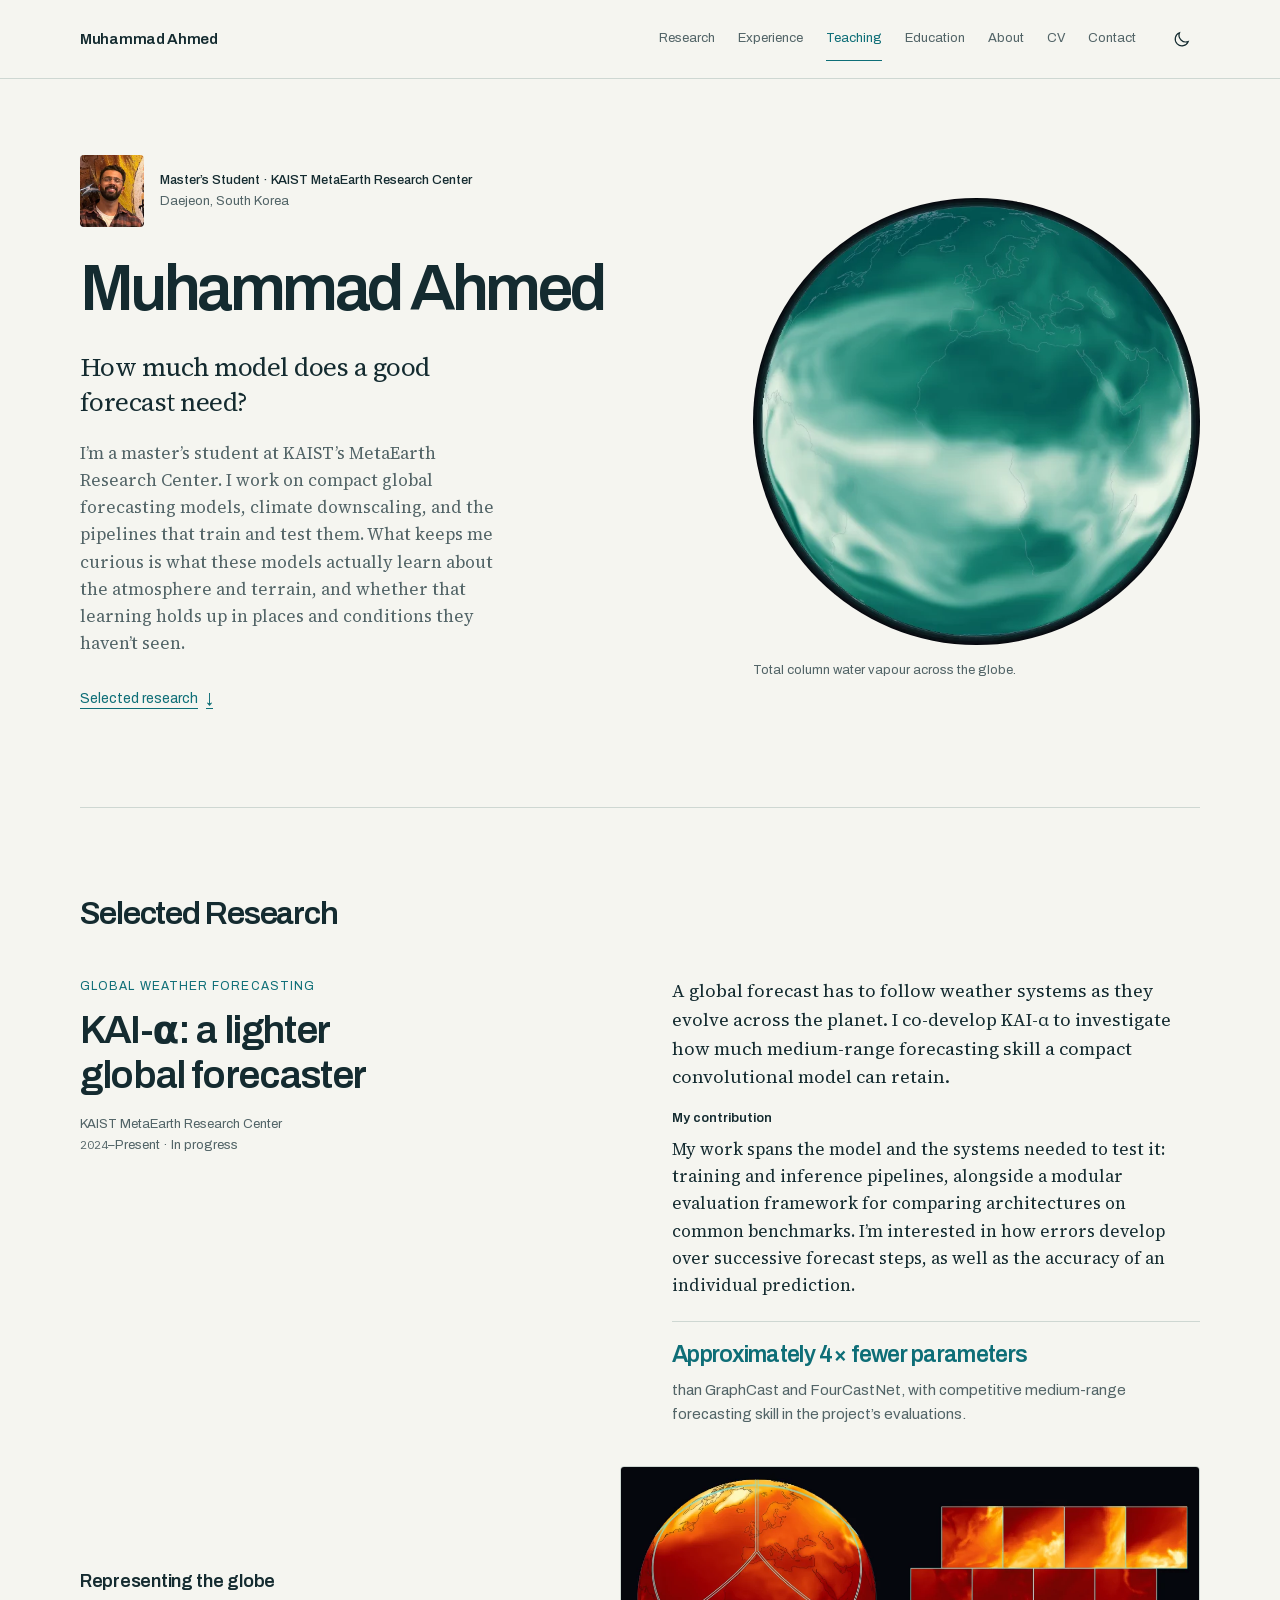
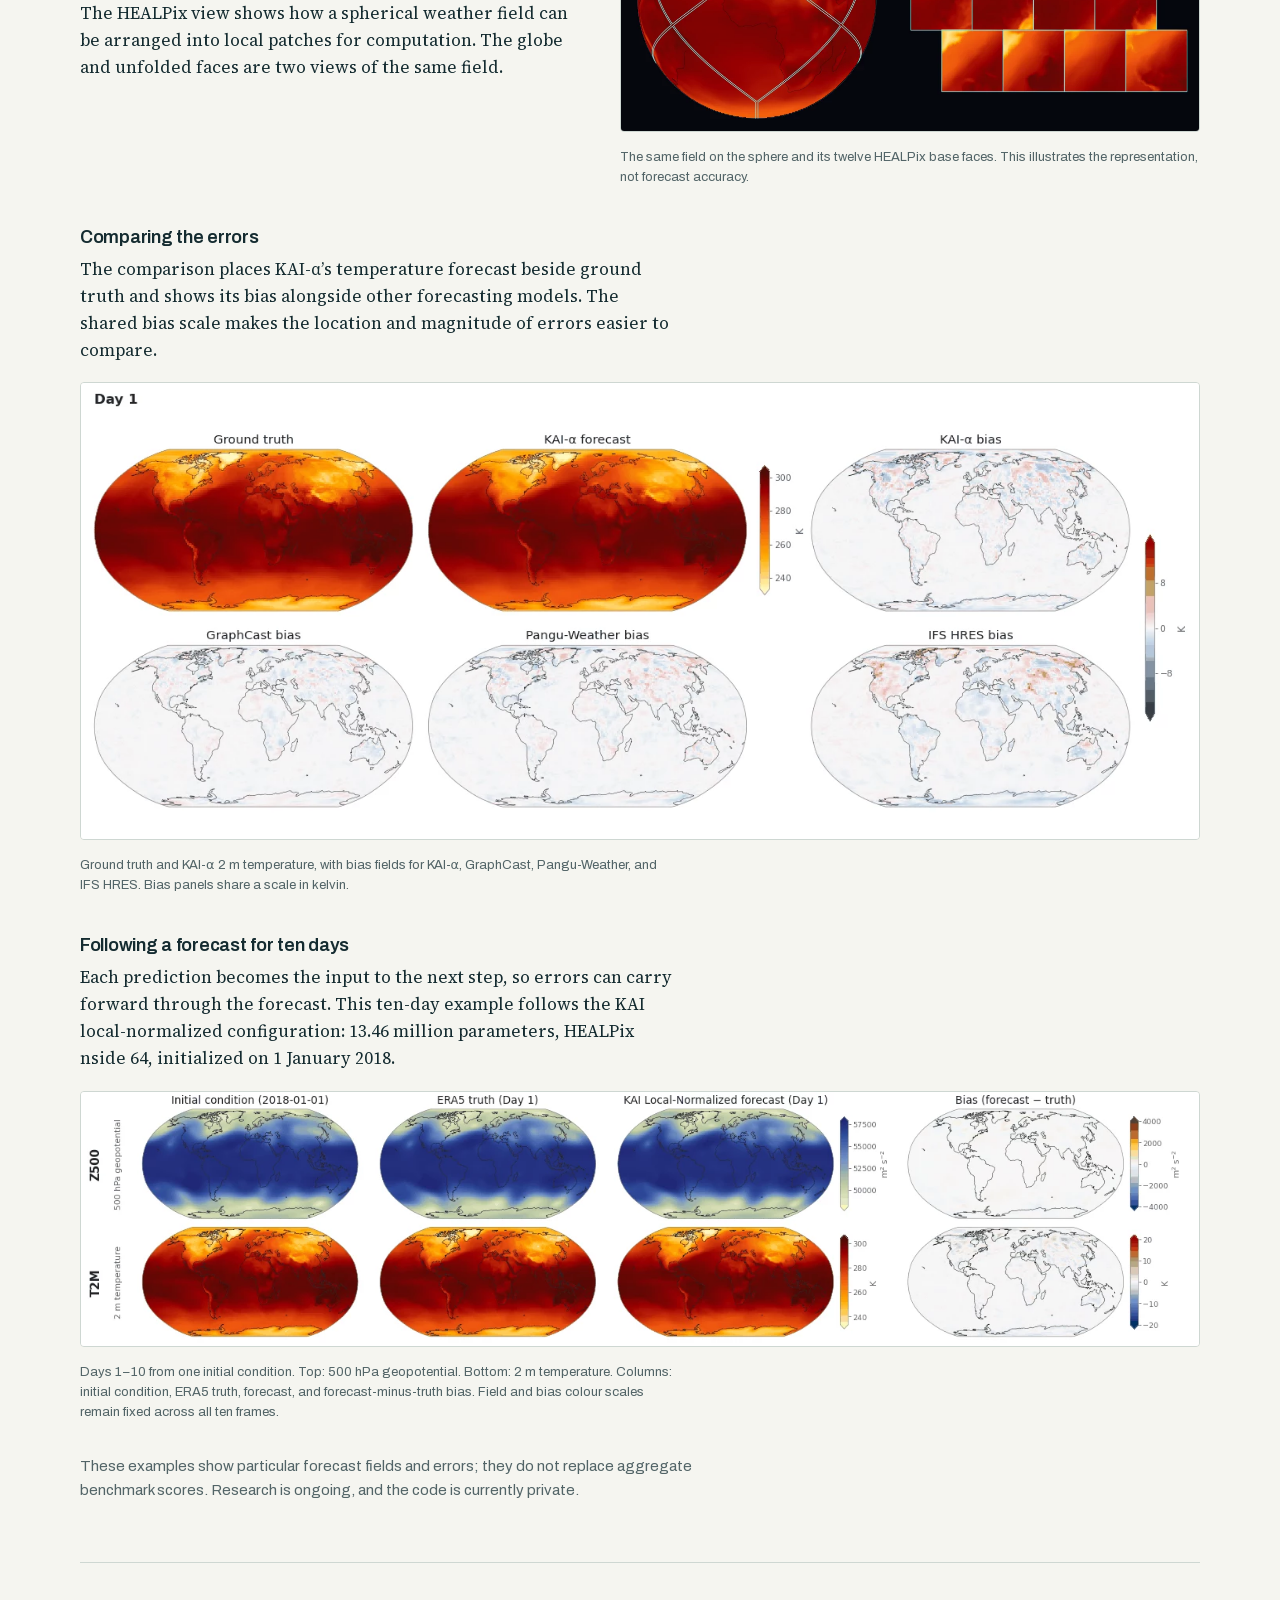
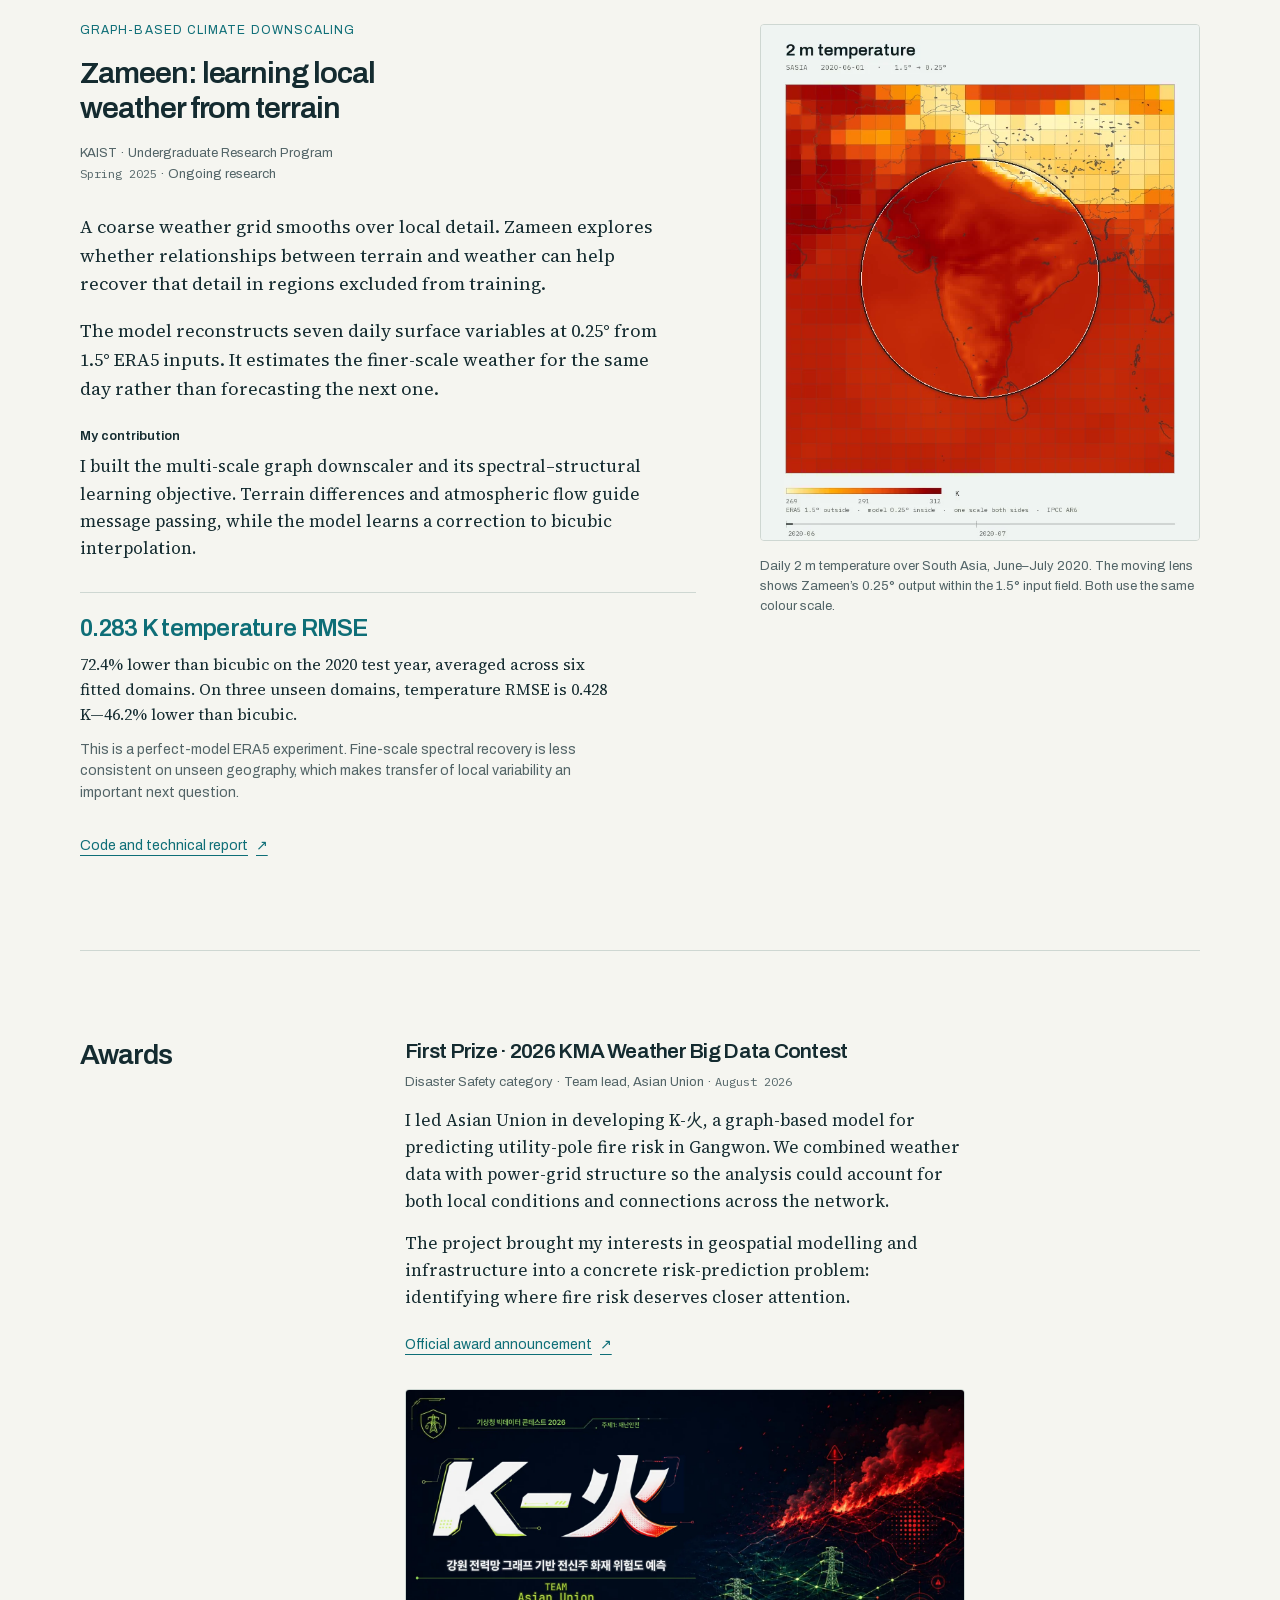
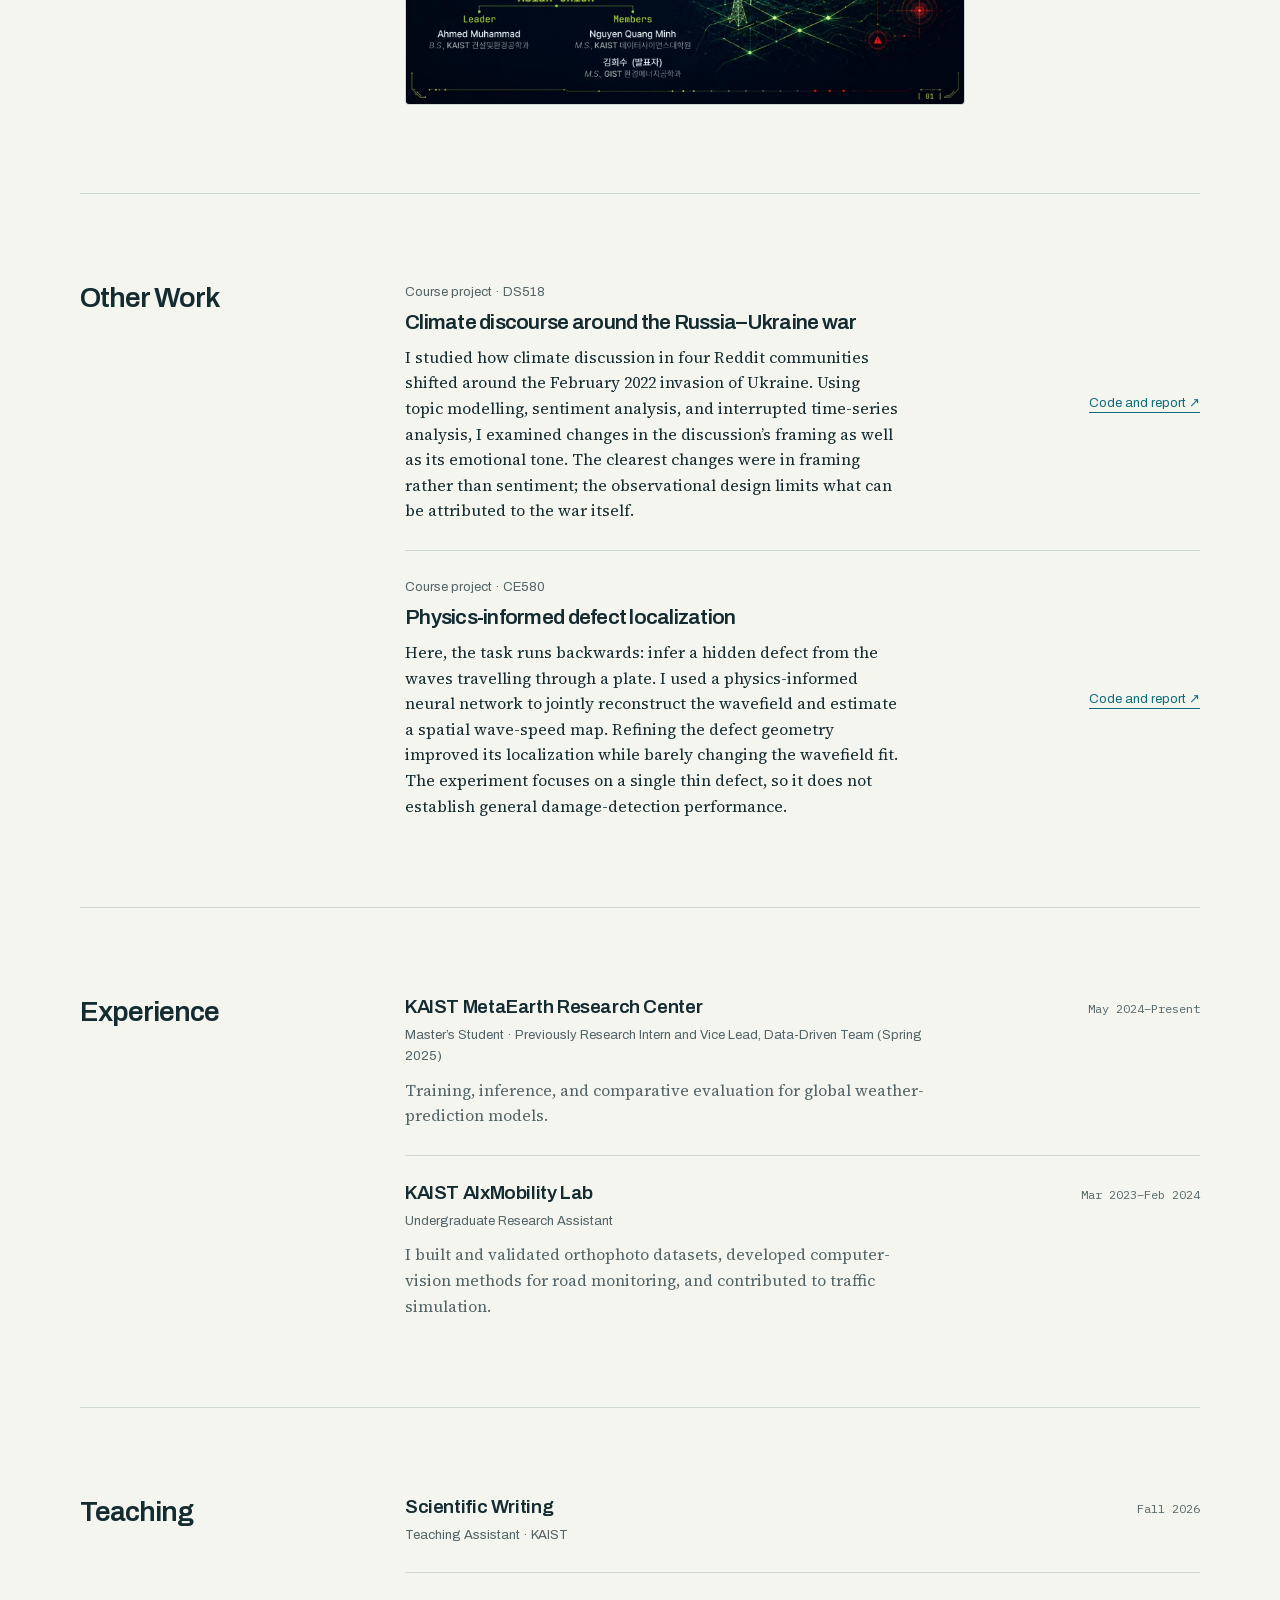
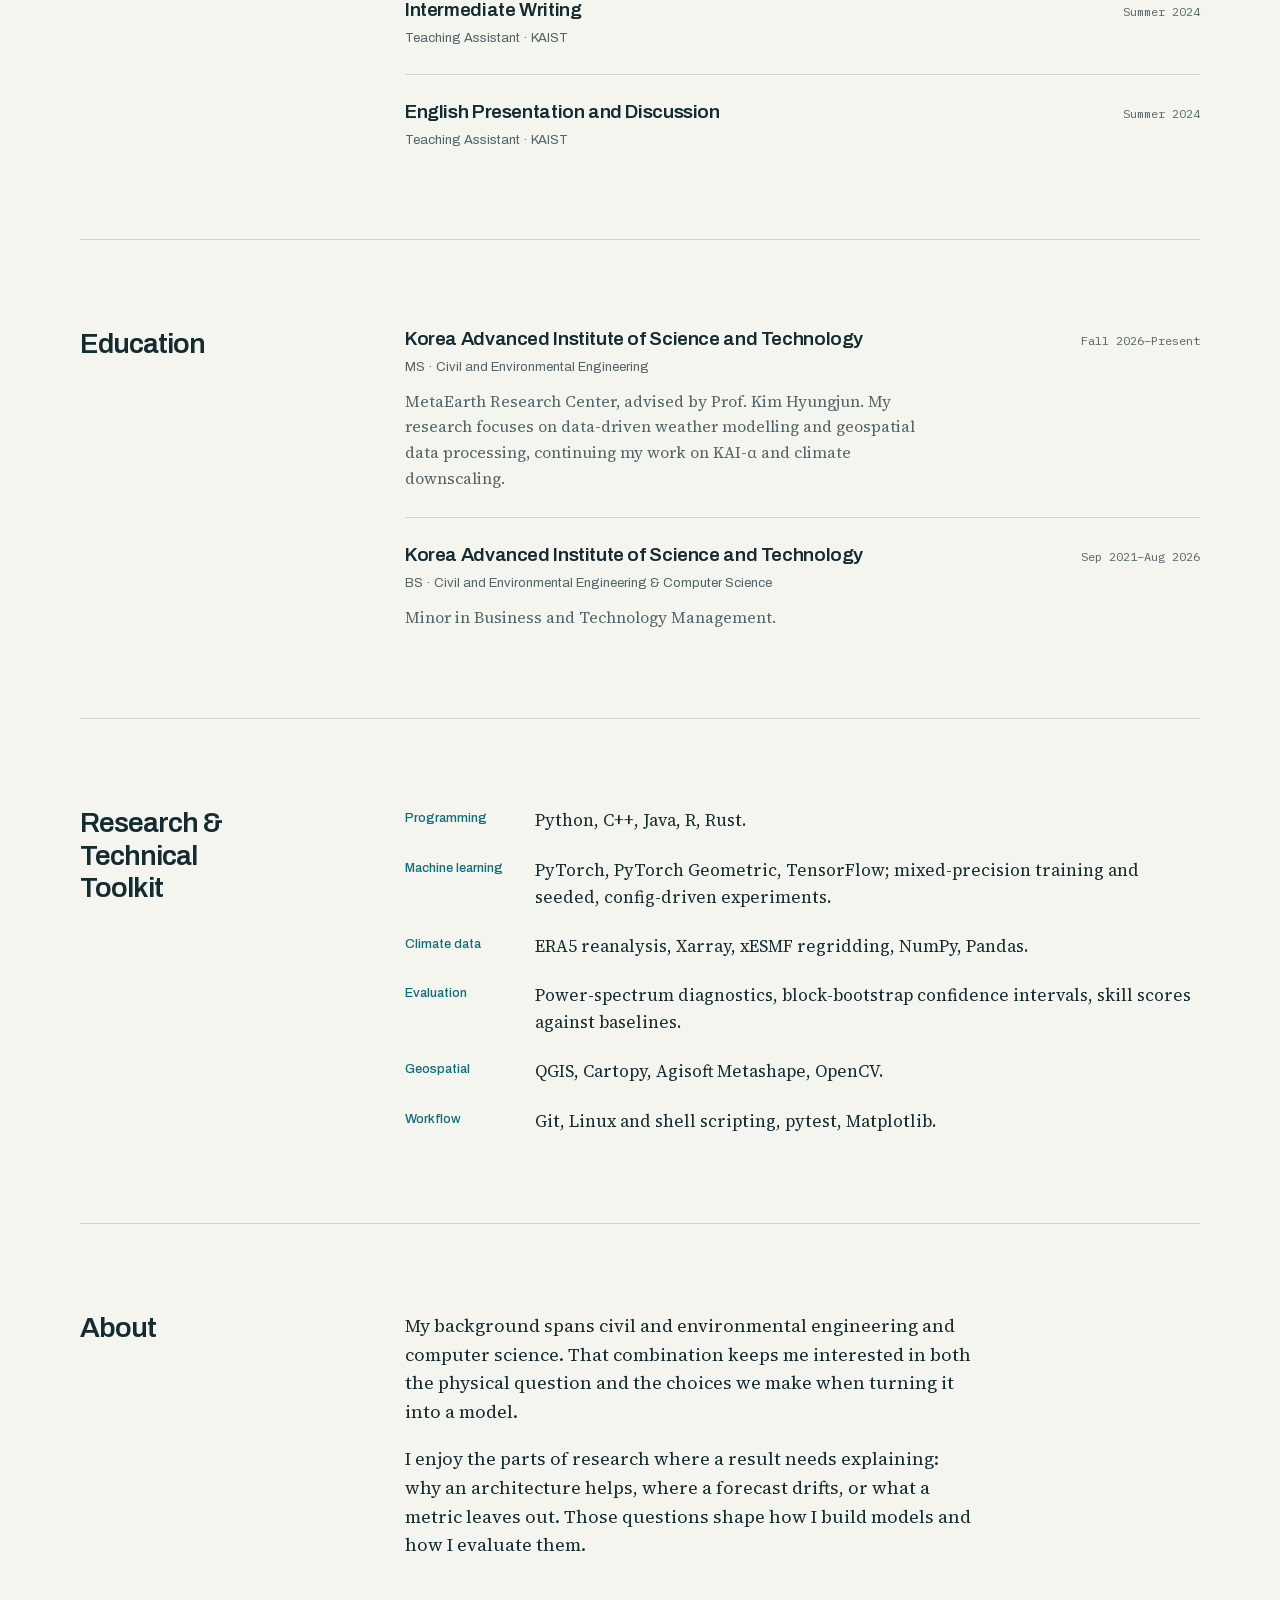
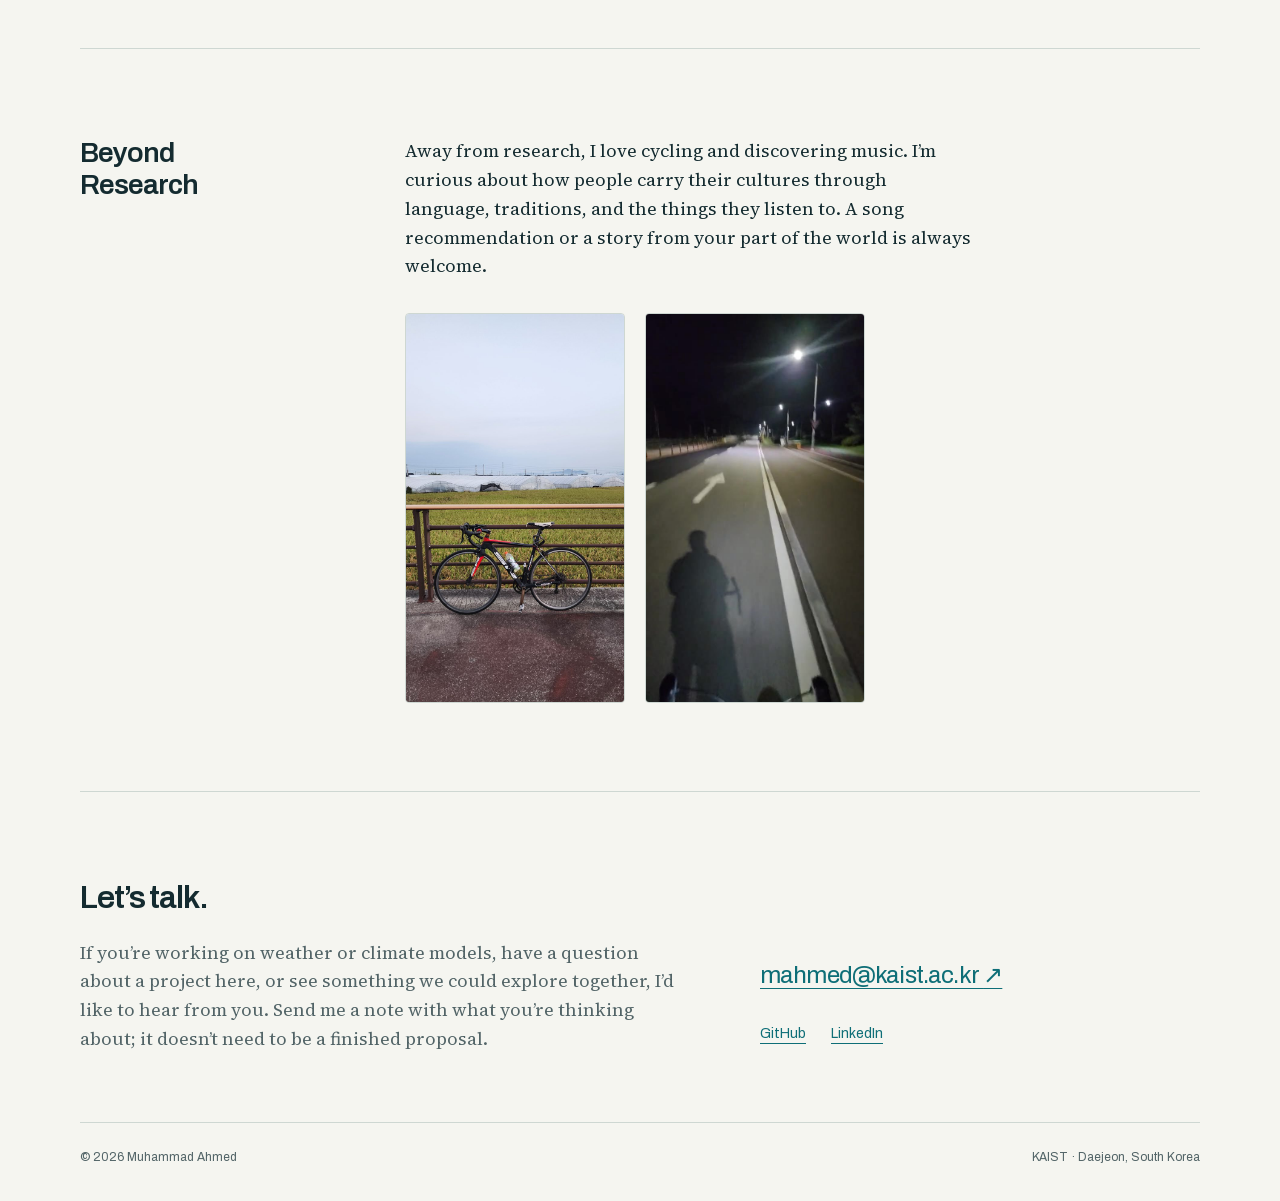
<file: index.html>
<!doctype html>
<html lang="en">
<head>
  <meta charset="utf-8">
  <meta name="viewport" content="width=device-width, initial-scale=1">
  <title>Muhammad Ahmed — Weather, climate &amp; scientific ML · KAIST</title>
  <meta name="description" content="Muhammad Ahmed, master’s student at KAIST’s MetaEarth Research Center. Climate downscaling, lightweight global weather forecasting, and the engineering behind scientific machine learning. Open to research collaborations.">
  <link rel="canonical" href="https://homelessamy.github.io/">
  <meta property="og:type" content="profile">
  <meta property="og:site_name" content="Muhammad Ahmed">
  <meta property="og:title" content="Muhammad Ahmed — Weather, climate &amp; scientific ML">
  <meta property="og:description" content="Research at KAIST: terrain-conditioned graph downscaling and lightweight global weather forecasting. Open to research collaborations.">
  <meta property="og:url" content="https://homelessamy.github.io/">
  <meta property="og:image" content="https://homelessamy.github.io/assets/og-card.jpg">
  <meta property="og:image:width" content="1200">
  <meta property="og:image:height" content="630">
  <meta property="og:image:alt" content="Muhammad Ahmed — weather forecasting and climate downscaling at KAIST.">
  <meta name="twitter:card" content="summary_large_image">
  <meta name="theme-color" content="#f5f5f0">
  <link rel="icon" href="assets/favicon.ico" sizes="any">
  <link rel="icon" href="assets/favicon.svg" type="image/svg+xml">
  <link rel="apple-touch-icon" href="assets/apple-touch-icon.png">
  <link rel="preload" href="fonts/archivo.woff2" as="font" type="font/woff2" crossorigin>
  <link rel="preload" href="fonts/source-serif.woff2" as="font" type="font/woff2" crossorigin>
  <script src="theme.js?v=20260926-2"></script>
  <link rel="stylesheet" href="styles.css?v=20260926-2">
  <script src="site.js?v=20260928" defer></script>
  <script type="application/ld+json">{"@context":"https://schema.org","@type":"Person","name":"Muhammad Ahmed","url":"https://homelessamy.github.io/","image":"https://homelessamy.github.io/assets/portrait-480.jpg","email":"mailto:mahmed@kaist.ac.kr","affiliation":{"@type":"Organization","name":"KAIST"},"sameAs":["https://github.com/homelessamy","https://www.linkedin.com/in/ahmedkr71/"],"knowsAbout":["Weather forecasting","Climate downscaling","Graph neural networks","Scientific machine learning"]}</script>
</head>
<body>
  <a class="skip" href="#main">Skip to content</a>
  <header class="site-header">
    <div class="canvas header-inner">
      <a class="wordmark" href="#home">Muhammad Ahmed</a>
      <button class="menu-toggle" type="button" aria-expanded="false" aria-controls="primary-nav">Menu</button>
      <nav class="primary-nav" id="primary-nav" aria-label="Main navigation">
        <a href="#research">Research</a><a href="#experience">Experience</a><a href="#teaching">Teaching</a><a href="#education">Education</a><a href="#about">About</a><a href="Muhammad-Ahmed-CV.pdf">CV <span class="sr-only">(PDF)</span></a><a href="#contact">Contact</a>
      </nav>
      <button class="theme-toggle" type="button" aria-label="Switch to dark theme" hidden>
        <svg viewBox="0 0 24 24" aria-hidden="true"><path d="M20.5 14.5A8.5 8.5 0 0 1 9.5 3.5a8.5 8.5 0 1 0 11 11Z"/></svg>
      </button>
    </div>
  </header>

  <main class="canvas" id="main" tabindex="-1">
    <section class="hero" id="home" aria-labelledby="name">
      <div>
        <div class="identity">
          <picture><source srcset="assets/portrait-240.webp 1x, assets/portrait-480.webp 2x" type="image/webp"><img class="portrait" src="assets/portrait-240.jpg" width="240" height="240" alt="Muhammad Ahmed"></picture>
          <p class="meta"><strong>Master’s Student · KAIST MetaEarth Research Center</strong>Daejeon, South Korea</p>
        </div>
        <h1 id="name">Muhammad Ahmed</h1>
        <p class="hero-thesis">How much model does a good forecast need?</p>
        <p class="hero-description">I’m a master’s student at KAIST’s MetaEarth Research Center. I work on compact global forecasting models, climate downscaling, and the pipelines that train and test them. What keeps me curious is what these models actually learn about the atmosphere and terrain, and whether that learning holds up in places and conditions they haven’t seen.</p>
        <div class="text-links"><a href="#research">Selected research <span class="arrow" aria-hidden="true">↓</span></a></div>
      </div>
      <figure class="hero-figure" data-autoplay-media>
        <div class="media-frame">
          <img src="assets/research/water-vapour.webp" width="660" height="660" fetchpriority="high" alt="A globe showing the spatial structure of total column water vapour, with bands and filaments across the atmosphere.">
          <video autoplay loop muted playsinline preload="auto" poster="assets/research/water-vapour.webp" width="660" height="660" aria-label="Rotating globe showing total column water vapour." aria-describedby="water-vapour-caption" hidden data-src="assets/research/water-vapour.mp4"></video>
        </div>
        <figcaption id="water-vapour-caption">Total column water vapour across the globe.</figcaption>
      </figure>
    </section>

    <section class="section" id="research" aria-labelledby="research-title">
      <div class="section-heading"><h2 id="research-title">Selected Research</h2></div>
      <article class="research-entry flagship-kai" id="kai" aria-labelledby="kai-title">
        <div class="research-header">
          <div><p class="eyebrow">Global weather forecasting</p><h3 id="kai-title">KAI-α: a lighter global forecaster</h3><p class="meta">KAIST MetaEarth Research Center<br><time datetime="2024">2024</time>–Present · In progress</p></div>
          <div><p>A global forecast has to follow weather systems as they evolve across the planet. I co-develop KAI-α to investigate how much medium-range forecasting skill a compact convolutional model can retain.</p><p class="contribution"><strong>My contribution</strong>My work spans the model and the systems needed to test it: training and inference pipelines, alongside a modular evaluation framework for comparing architectures on common benchmarks. I’m interested in how errors develop over successive forecast steps, as well as the accuracy of an individual prediction.</p><p class="result-line"><strong>Approximately 4× fewer parameters</strong> than GraphCast and FourCastNet, with competitive medium-range forecasting skill in the project’s evaluations.</p></div>
        </div>

        <div class="kai-part kai-geometry" id="kai-geometry">
          <div class="kai-part-copy"><h4 id="kai-geometry-title">Representing the globe</h4><p>The HEALPix view shows how a spherical weather field can be arranged into local patches for computation. The globe and unfolded faces are two views of the same field.</p></div>
          <figure data-autoplay-media>
            <div class="media-frame">
              <img src="assets/research/healpix.webp" width="1140" height="520" loading="lazy" decoding="async" alt="A spherical weather field divided into HEALPix faces beside the same faces unfolded into a two-dimensional layout.">
              <video autoplay loop muted playsinline preload="auto" poster="assets/research/healpix.webp" width="1140" height="520" aria-label="A spherical weather field divided into HEALPix faces beside the same faces unfolded into a two-dimensional layout." aria-describedby="kai-healpix-caption" hidden data-src="assets/research/healpix.mp4"></video>
            </div>
            <figcaption id="kai-healpix-caption">The same field on the sphere and its twelve HEALPix base faces. This illustrates the representation, not forecast accuracy.</figcaption>
          </figure>
        </div>

        <div class="kai-part" id="kai-comparison">
          <div class="kai-part-copy"><h4 id="kai-comparison-title">Comparing the errors</h4><p>The comparison places KAI-α’s temperature forecast beside ground truth and shows its bias alongside other forecasting models. The shared bias scale makes the location and magnitude of errors easier to compare.</p></div>
          <figure class="research-wide-visual" data-autoplay-media>
            <div class="media-frame">
              <img src="assets/research/kai-temperature-bias.webp" width="1350" height="550" loading="lazy" decoding="async" alt="Six global maps compare ground truth and KAI-alpha 2 metre temperature with the bias fields of KAI-alpha, GraphCast, Pangu-Weather and IFS HRES.">
              <video autoplay loop muted playsinline preload="auto" poster="assets/research/kai-temperature-bias.webp" width="1350" height="550" aria-label="Global 2 m temperature forecasts and model bias across forecast lead times." aria-describedby="kai-caption" hidden data-src="assets/research/kai-temperature-bias.mp4"></video>
            </div>
            <figcaption id="kai-caption">Ground truth and KAI-α 2 m temperature, with bias fields for KAI-α, GraphCast, Pangu-Weather, and IFS HRES. Bias panels share a scale in kelvin.</figcaption>
          </figure>
        </div>

        <div class="kai-part" id="kai-rollout">
          <div class="kai-part-copy"><h4 id="kai-rollout-title">Following a forecast for ten days</h4><p>Each prediction becomes the input to the next step, so errors can carry forward through the forecast. This ten-day example follows the KAI local-normalized configuration: 13.46 million parameters, HEALPix nside 64, initialized on 1 January 2018.</p></div>
          <figure class="research-wide-visual" data-autoplay-media>
            <div class="media-frame">
              <img src="assets/research/kai-rollout-10day.webp" width="1426" height="324" loading="lazy" decoding="async" alt="Day 1 of the rollout: initial condition, ERA5 truth, KAI local-normalized forecast, and forecast-minus-truth bias for 500 hPa geopotential and 2 metre temperature.">
              <video autoplay loop muted playsinline preload="auto" poster="assets/research/kai-rollout-10day.webp" width="1426" height="324" aria-label="Forecast days 1 to 10 in sequence, showing initial condition, ERA5 truth, KAI local-normalized forecast, and forecast-minus-truth bias for 500 hPa geopotential and 2 metre temperature." aria-describedby="kai-rollout-caption" hidden data-src="assets/research/kai-rollout-10day.mp4"></video>
            </div>
            <figcaption id="kai-rollout-caption">Days 1–10 from one initial condition. Top: 500 hPa geopotential. Bottom: 2 m temperature. Columns: initial condition, ERA5 truth, forecast, and forecast-minus-truth bias. Field and bias colour scales remain fixed across all ten frames.</figcaption>
          </figure>
        </div>

        <p class="kai-note">These examples show particular forecast fields and errors; they do not replace aggregate benchmark scores. Research is ongoing, and the code is currently private.</p>
      </article>

      <article class="research-entry feature secondary-feature" aria-labelledby="zameen-title">
        <div class="feature-copy">
          <p class="eyebrow">Graph-based climate downscaling</p>
          <h3 id="zameen-title">Zameen: learning local weather from terrain</h3>
          <p class="meta">KAIST · Undergraduate Research Program<br><time datetime="2025">Spring 2025</time> · Ongoing research</p>
          <p>A coarse weather grid smooths over local detail. Zameen explores whether relationships between terrain and weather can help recover that detail in regions excluded from training.</p>
          <p>The model reconstructs seven daily surface variables at 0.25° from 1.5° ERA5 inputs. It estimates the finer-scale weather for the same day rather than forecasting the next one.</p>
          <p class="contribution"><strong>My contribution</strong>I built the multi-scale graph downscaler and its spectral–structural learning objective. Terrain differences and atmospheric flow guide message passing, while the model learns a correction to bicubic interpolation.</p>
          <div class="findings">
            <p><strong>0.283 K temperature RMSE</strong>72.4% lower than bicubic on the 2020 test year, averaged across six fitted domains. On three unseen domains, temperature RMSE is 0.428 K—46.2% lower than bicubic.</p>
            <p class="meta">This is a perfect-model ERA5 experiment. Fine-scale spectral recovery is less consistent on unseen geography, which makes transfer of local variability an important next question.</p>
          </div>
          <div class="text-links"><a href="https://github.com/homelessamy/zameen">Code and technical report <span aria-hidden="true">↗</span></a></div>
        </div>
        <figure class="feature-visual" data-autoplay-media>
          <div class="media-frame">
            <img src="assets/research/south-asia-temperature.webp" width="704" height="828" loading="lazy" decoding="async" alt="South Asia 2 metre temperature on 1 June 2020: coarse 1.5 degree ERA5 outside the lens and Zameen’s 0.25 degree output inside, sharing a temperature scale in kelvin.">
            <video autoplay loop muted playsinline preload="auto" poster="assets/research/south-asia-temperature.webp" width="704" height="828" aria-label="South Asia temperature comparison showing coarse ERA5 input outside a moving lens and Zameen output inside it." aria-describedby="zameen-caption" hidden data-src="assets/research/south-asia-temperature.mp4"></video>
          </div>
          <figcaption id="zameen-caption">Daily 2 m temperature over South Asia, June–July 2020. The moving lens shows Zameen’s 0.25° output within the 1.5° input field. Both use the same colour scale.</figcaption>
        </figure>
      </article>
    </section>

    <section class="section secondary-section" id="awards" aria-labelledby="awards-title">
      <h2 id="awards-title">Awards</h2>
      <article class="award">
        <div>
          <h3>First Prize · 2026 KMA Weather Big Data Contest</h3>
          <p class="meta">Disaster Safety category · Team lead, Asian Union · <time datetime="2026-08">August 2026</time></p>
          <p>I led Asian Union in developing K-火, a graph-based model for predicting utility-pole fire risk in Gangwon. We combined weather data with power-grid structure so the analysis could account for both local conditions and connections across the network.</p><p>The project brought my interests in geospatial modelling and infrastructure into a concrete risk-prediction problem: identifying where fire risk deserves closer attention.</p>
          <div class="text-links"><a href="https://www.kma.go.kr/kma/news/press_01.jsp?bid=press&amp;from=2026-05-09&amp;mode=view&amp;num=1194712&amp;page=1&amp;to=2026-08-09">Official award announcement <span aria-hidden="true">↗</span></a></div>
        </div>
        <figure class="award-cover">
          <div class="media-frame"><img src="assets/awards/kma-asian-union-cover.webp" width="1600" height="900" loading="lazy" decoding="async" alt="Cover of Asian Union’s K-火 competition presentation, listing Muhammad Ahmed as team leader."></div>
        </figure>
      </article>
    </section>

    <!-- Ready for verified papers; the build script omits the section when empty. -->
    <!-- publications:start -->
    <!-- publications:end -->

    <section class="section secondary-section" id="projects" aria-labelledby="work-title">
      <h2 id="work-title">Other Work</h2>
      <div>
        <article class="index-entry"><div><p class="meta">Course project · DS518</p><h3>Climate discourse around the Russia–Ukraine war</h3><p>I studied how climate discussion in four Reddit communities shifted around the February 2022 invasion of Ukraine. Using topic modelling, sentiment analysis, and interrupted time-series analysis, I examined changes in the discussion’s framing as well as its emotional tone. The clearest changes were in framing rather than sentiment; the observational design limits what can be attributed to the war itself.</p></div><a href="https://github.com/homelessamy/DS518" aria-label="Climate discourse project: code and report">Code and report <span aria-hidden="true">↗</span></a></article>
        <article class="index-entry"><div><p class="meta">Course project · CE580</p><h3>Physics-informed defect localization</h3><p>Here, the task runs backwards: infer a hidden defect from the waves travelling through a plate. I used a physics-informed neural network to jointly reconstruct the wavefield and estimate a spatial wave-speed map. Refining the defect geometry improved its localization while barely changing the wavefield fit. The experiment focuses on a single thin defect, so it does not establish general damage-detection performance.</p></div><a href="https://github.com/homelessamy/ce580" aria-label="Defect localization project: code and report">Code and report <span aria-hidden="true">↗</span></a></article>
      </div>
    </section>

    <section class="section secondary-section" id="experience" aria-labelledby="experience-title">
      <h2 id="experience-title">Experience</h2>
      <div>
        <article class="record"><div><h3>KAIST MetaEarth Research Center</h3><p class="record-subtitle">Master’s Student · Previously Research Intern and Vice Lead, Data-Driven Team (Spring 2025)</p></div><time datetime="2024-05">May 2024–Present</time><p class="record-description">Training, inference, and comparative evaluation for global weather-prediction models.</p></article>
        <article class="record"><div><h3>KAIST AIxMobility Lab</h3><p class="record-subtitle">Undergraduate Research Assistant</p></div><time datetime="2023-03">Mar 2023–Feb 2024</time><p class="record-description">I built and validated orthophoto datasets, developed computer-vision methods for road monitoring, and contributed to traffic simulation.</p></article>
      </div>
    </section>

    <section class="section secondary-section" id="teaching" aria-labelledby="teaching-title">
      <h2 id="teaching-title">Teaching</h2>
      <div>
        <article class="record"><div><h3>Scientific Writing</h3><p class="record-subtitle">Teaching Assistant · KAIST</p></div><time datetime="2026">Fall 2026</time></article>
        <article class="record"><div><h3>Intermediate Writing</h3><p class="record-subtitle">Teaching Assistant · KAIST</p></div><time datetime="2024">Summer 2024</time></article>
        <article class="record"><div><h3>English Presentation and Discussion</h3><p class="record-subtitle">Teaching Assistant · KAIST</p></div><time datetime="2024">Summer 2024</time></article>
      </div>
    </section>

    <section class="section secondary-section" id="education" aria-labelledby="education-title">
      <h2 id="education-title">Education</h2>
      <div>
        <article class="record"><div><h3>Korea Advanced Institute of Science and Technology</h3><p class="record-subtitle">MS · Civil and Environmental Engineering</p></div><time datetime="2026">Fall 2026–Present</time><p class="record-description">MetaEarth Research Center, advised by Prof. Kim Hyungjun. My research focuses on data-driven weather modelling and geospatial data processing, continuing my work on KAI-α and climate downscaling.</p></article>
        <article class="record"><div><h3>Korea Advanced Institute of Science and Technology</h3><p class="record-subtitle">BS · Civil and Environmental Engineering &amp; Computer Science</p></div><time datetime="2021-09">Sep 2021–Aug 2026</time><p class="record-description">Minor in Business and Technology Management.</p></article>
      </div>
    </section>

    <section class="section secondary-section" id="skills" aria-labelledby="toolkit-title">
      <h2 id="toolkit-title">Research &amp;<br>Technical Toolkit</h2>
      <dl class="toolkit"><div><dt>Programming</dt><dd>Python, C++, Java, R, Rust.</dd></div><div><dt>Machine learning</dt><dd>PyTorch, PyTorch Geometric, TensorFlow; mixed-precision training and seeded, config-driven experiments.</dd></div><div><dt>Climate data</dt><dd>ERA5 reanalysis, Xarray, xESMF regridding, NumPy, Pandas.</dd></div><div><dt>Evaluation</dt><dd>Power-spectrum diagnostics, block-bootstrap confidence intervals, skill scores against baselines.</dd></div><div><dt>Geospatial</dt><dd>QGIS, Cartopy, Agisoft Metashape, OpenCV.</dd></div><div><dt>Workflow</dt><dd>Git, Linux and shell scripting, pytest, Matplotlib.</dd></div></dl>
    </section>

    <section class="section secondary-section" id="about" aria-labelledby="about-title">
      <h2 id="about-title">About</h2>
      <div class="about-prose"><p>My background spans civil and environmental engineering and computer science. That combination keeps me interested in both the physical question and the choices we make when turning it into a model.</p><p>I enjoy the parts of research where a result needs explaining: why an architecture helps, where a forecast drifts, or what a metric leaves out. Those questions shape how I build models and how I evaluate them.</p></div>
    </section>

    <section class="section secondary-section" id="beyond-research" aria-labelledby="beyond-research-title">
      <h2 id="beyond-research-title">Beyond Research</h2>
      <div class="beyond-research">
        <div class="about-prose"><p id="beyond-research-copy">Away from research, I love cycling and discovering music. I’m curious about how people carry their cultures through language, traditions, and the things they listen to. A song recommendation or a story from your part of the world is always welcome.</p></div>
        <div class="beyond-media">
          <figure class="beyond-figure">
            <div class="media-frame"><img src="assets/activities/cycling.jpg" width="720" height="1280" loading="lazy" decoding="async" alt="A black-and-red road bike parked beside a railing, with green fields and greenhouses behind it."></div>
          </figure>
          <figure class="beyond-figure" data-autoplay-media>
            <div class="media-frame">
              <img src="assets/activities/cycling-ride.jpg" width="540" height="960" loading="lazy" decoding="async" alt="A night ride along a lit road, seen from the handlebars, with the rider’s shadow on the tarmac.">
              <video autoplay loop muted playsinline preload="auto" poster="assets/activities/cycling-ride.jpg" width="540" height="960" aria-label="A night ride on a road bike along a lit road, filmed from the handlebars, with brief shots of the rider in a helmet." aria-describedby="beyond-research-copy" hidden data-src="assets/activities/cycling.mp4"></video>
            </div>
          </figure>
        </div>
      </div>
    </section>

    <section class="section contact" id="contact" aria-labelledby="contact-title">
      <div><h2 id="contact-title">Let’s talk.</h2><p>If you’re working on weather or climate models, have a question about a project here, or see something we could explore together, I’d like to hear from you. Send me a note with what you’re thinking about; it doesn’t need to be a finished proposal.</p></div>
      <div class="contact-links"><a class="contact-email" href="mailto:mahmed@kaist.ac.kr">mahmed@kaist.ac.kr <span aria-hidden="true">↗</span></a><div class="text-links"><a href="https://github.com/homelessamy">GitHub</a><a href="https://www.linkedin.com/in/ahmedkr71/">LinkedIn</a></div></div>
    </section>
  </main>
  <footer class="canvas foot"><span>© 2026 Muhammad Ahmed</span><span>KAIST · Daejeon, South Korea</span></footer>
</body>
</html>
</file>
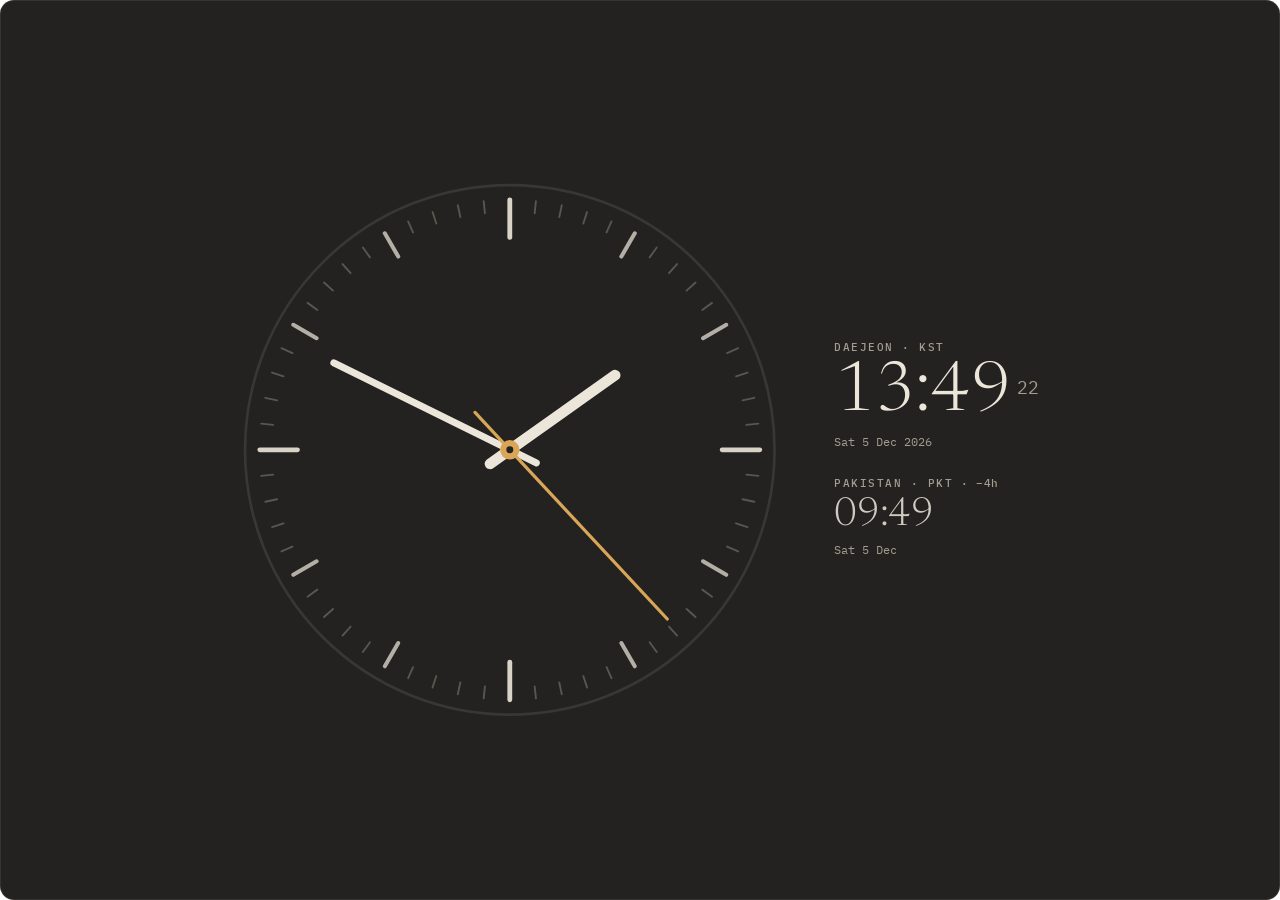
<file: research-log/clock.html>
<!doctype html>
<html lang="en">
<head>
<meta charset="utf-8">
<meta name="viewport" content="width=device-width, initial-scale=1">
<meta name="robots" content="noindex">
<link rel="icon" href="data:,">
<title>Clock · Research Log</title>
<link rel="preconnect" href="https://fonts.googleapis.com">
<link rel="preconnect" href="https://fonts.gstatic.com" crossorigin>
<link href="https://fonts.googleapis.com/css2?family=IBM+Plex+Mono:wght@400;500&family=Newsreader:ital,opsz,wght@0,6..72,300;0,6..72,400;0,6..72,500;1,6..72,400&display=swap" rel="stylesheet">
<script>/* theme + mode bootstrap (runs before paint). Edit CONFIG further down, not this. */
(function(){var q=new URLSearchParams(location.search),d=document.documentElement;d.dataset.theme=q.get('theme')||'ink';if(q.get('card')==='0')d.classList.add('bare');if(q.get('compact')==='1')d.classList.add('compact');})();</script>
<style>
:root{
  --surface:#232220; --line:rgba(236,230,218,.10); --hair:rgba(236,230,218,.09);
  --text:#ECE6DA; --muted:#A39D90; --accent:#D9A658; --accent-soft:rgba(217,166,88,.16);
  --serif:"Newsreader",Georgia,"Times New Roman",serif;
  --mono:"IBM Plex Mono",ui-monospace,SFMono-Regular,Menlo,Consolas,monospace;
}
:root[data-theme="paper"]{--surface:#F6F3EC;--line:rgba(38,35,31,.12);--hair:rgba(38,35,31,.12);--text:#26231F;--muted:#6B655B;--accent:#8F6418;--accent-soft:rgba(143,100,24,.14)}
@media (prefers-color-scheme: light){:root[data-theme="auto"]{--surface:#F6F3EC;--line:rgba(38,35,31,.12);--hair:rgba(38,35,31,.12);--text:#26231F;--muted:#6B655B;--accent:#8F6418;--accent-soft:rgba(143,100,24,.14)}}
*{box-sizing:border-box}
html,body{margin:0;height:100%;background:transparent;overflow:hidden}
body{color:var(--text);font:400 12px/1.45 var(--mono);-webkit-font-smoothing:antialiased;-moz-osx-font-smoothing:grayscale}
.card{position:fixed;inset:0;background:var(--surface);border:1px solid var(--hair);border-radius:14px;overflow:hidden}
.bare .card{background:transparent;border:0;border-radius:0}
.label{font:500 10.5px/1.25 var(--mono);letter-spacing:.14em;text-transform:uppercase;color:var(--muted);white-space:nowrap}
.serif{font-family:var(--serif);font-variant-numeric:lining-nums tabular-nums;font-optical-sizing:auto}

/* ---- full layout ---- */
.wrap{position:absolute;inset:0;display:flex;align-items:center;justify-content:center;gap:clamp(18px,6vw,56px);padding:clamp(14px,5vmin,32px)}
.face{flex:none;width:min(74vh,42vw);height:min(74vh,42vw)}
.zones{display:flex;flex-direction:column;gap:clamp(12px,4.5vh,26px);min-width:0;overflow:hidden}
.zones .label{overflow:hidden;text-overflow:ellipsis}
.zone .time{font-weight:300;font-size:clamp(30px,min(11vw,19vh),68px);line-height:1;letter-spacing:-.01em;margin:6px 0 6px}
.zone .sec{font-family:var(--mono);font-size:.26em;font-weight:400;color:var(--muted);margin-left:.35em;vertical-align:.95em;letter-spacing:0}
.zone.second .time{font-size:clamp(22px,min(6.6vw,11vh),40px);color:var(--text);opacity:.86}
.detail{font-size:11.5px;color:var(--muted);white-space:nowrap}
.off{color:var(--muted)}
@media (max-height:220px){
  .wrap{gap:clamp(14px,5vw,28px)}
  .zones{gap:8px}
  .zone .time{font-size:clamp(24px,min(9vw,20vh),48px);margin:3px 0 2px}
  .zone.second .time{font-size:clamp(18px,min(6vw,13vh),30px)}
  .zone .detail{display:none}
  .face{width:min(78vh,38vw);height:min(78vh,38vw)}
}
@media (max-aspect-ratio: 23/20){
  .wrap{flex-direction:column;gap:clamp(10px,4vh,24px)}
  .face{width:min(46vh,62vw);height:min(46vh,62vw)}
  .zones{flex-direction:row;gap:clamp(18px,8vw,40px);text-align:left}
  .zone .time{font-size:clamp(26px,min(11vw,10vh),48px)}
  .zone.second .time{font-size:clamp(20px,min(7.5vw,7vh),32px)}
}


/* clock face */
.rim{fill:none;stroke:var(--line);stroke-width:1}
.tk{stroke:var(--muted);stroke-linecap:round}
.tk.m{stroke-width:.7;opacity:.42}
.tk.h{stroke-width:1.5;stroke:var(--text);opacity:.72}
.tk.q{stroke-width:1.8;stroke:var(--text);opacity:.9}
.compact .tk.m{display:none}
.hand{stroke:var(--text);stroke-linecap:round}
.hand.hr{stroke-width:4}
.hand.mn{stroke-width:2.6}
.hand.sc{stroke:var(--accent);stroke-width:1.2}
.pin{fill:var(--accent)}
.pin-in{fill:var(--surface)}
.compact .hand.hr{stroke-width:6}
.compact .hand.mn{stroke-width:4}
.compact .hand.sc{stroke-width:2}

/* ---- compact (strip cell) grammar: label / figure / reading / caption / detail ----
   every cell shares these row heights, so readings line up across the strip */
.cmp{display:none}
.compact .wrap{display:none}
.compact .cmp{position:absolute;inset:0;display:flex;flex-direction:column;padding:14px 14px 13px}
.cmp .top{flex:none;display:flex;align-items:center;gap:8px;min-width:0;height:16px}
.cmp .top .label{min-width:0;overflow:hidden;text-overflow:ellipsis}
.cmp .top .tag{margin-left:auto}
.cmp .fig{flex:1 1 0;min-height:0;position:relative;margin:10px 0}
.cmp .fig > svg{position:absolute;left:0;top:50%;transform:translateY(-50%);overflow:visible}
.cmp .rd{flex:none;margin-top:auto;font-family:var(--serif);font-weight:300;font-variant-numeric:lining-nums tabular-nums;font-optical-sizing:auto;font-size:clamp(26px,min(22vw,14.5vh),40px);line-height:1;letter-spacing:-.015em;white-space:nowrap}
.cmp .rd .u{font-size:.42em;font-weight:400;color:var(--muted);margin-left:.1em;letter-spacing:0}
.cmp .rd .u.it{font-style:italic;margin-left:.28em}
.cmp .cap{flex:none;margin-top:7px;font-family:var(--serif);font-size:clamp(13px,min(9.5vw,6vh),15px);line-height:1.2;white-space:nowrap;overflow:hidden;text-overflow:ellipsis}
.cmp .cap.muted{color:var(--muted);font-style:italic}
.cmp .det{flex:none;margin-top:7px;font:400 10.5px/1.3 var(--mono);letter-spacing:.01em;color:var(--muted);white-space:nowrap;overflow:hidden;text-overflow:ellipsis}
@media (max-height:175px){.cmp .fig{display:none}}
.cmp .fig > svg.face{width:auto;height:min(100%,96px);aspect-ratio:1}
.off{text-transform:none;letter-spacing:.04em}
</style>
</head>
<body>
<div class="card">
  <main class="wrap" id="full"></main>
  <section class="cmp" id="cmp"></section>
</div>
<script>
/* ============================== CONFIG ==============================
   Edit these constants, commit, and Notion picks up the change on reload.
   ZONES[0] drives the analog face. Use IANA time-zone names
   (https://en.wikipedia.org/wiki/List_of_tz_database_time_zones).
   URL overrides: ?tz1=Asia/Seoul&tz2=Asia/Karachi  ?h12=1  ?theme=paper  */
const ZONES = [
  { label: 'Daejeon',  tz: 'Asia/Seoul',   abbr: 'KST' },
  { label: 'Pakistan', tz: 'Asia/Karachi', abbr: 'PKT' },
];
const HOUR12 = false;          // true → 12-hour digital readout
const SMOOTH_SECONDS = true;   // sweeping second hand (ignored if the viewer prefers reduced motion)
/* =================================================================== */

const q = new URLSearchParams(location.search);
if (q.get('tz1')) ZONES[0] = { label: q.get('l1') || q.get('tz1').split('/').pop().replace(/_/g,' '), tz: q.get('tz1'), abbr: q.get('a1') || '' };
if (q.get('tz2')) ZONES[1] = { label: q.get('l2') || q.get('tz2').split('/').pop().replace(/_/g,' '), tz: q.get('tz2'), abbr: q.get('a2') || '' };
const h12 = q.has('h12') ? q.get('h12') === '1' : HOUR12;
const compact = document.documentElement.classList.contains('compact');
const reduced = matchMedia('(prefers-reduced-motion: reduce)').matches;
const sweep = SMOOTH_SECONDS && !reduced;

/* --- time-zone helpers: offsets via Intl, so the viewer's own TZ never matters --- */
const fmts = {};
function parts(tz, d) {
  const f = fmts[tz] || (fmts[tz] = new Intl.DateTimeFormat('en-GB', { timeZone: tz, hourCycle: 'h23', year: 'numeric', month: '2-digit', day: '2-digit', hour: '2-digit', minute: '2-digit', second: '2-digit' }));
  const o = {}; for (const p of f.formatToParts(d)) o[p.type] = p.value; return o;
}
function offsetMin(tz, d) {
  const p = parts(tz, d);
  const asUTC = Date.UTC(+p.year, +p.month - 1, +p.day, (+p.hour) % 24, +p.minute, +p.second);
  return Math.round((asUTC - Math.floor(d.getTime() / 1000) * 1000) / 60000);
}
let offsets = [], offsetsAt = 0;
function refreshOffsets(now) { offsets = ZONES.map(z => offsetMin(z.tz, new Date(now))); offsetsAt = now; }
function wall(i, now) { return new Date(now + offsets[i] * 60000); } // read with getUTC*

const pad = n => String(n).padStart(2, '0');
const WD = ['Sun','Mon','Tue','Wed','Thu','Fri','Sat'];
const MO = ['Jan','Feb','Mar','Apr','May','Jun','Jul','Aug','Sep','Oct','Nov','Dec'];
function hm(w) {
  let h = w.getUTCHours(); const m = pad(w.getUTCMinutes());
  if (!h12) return pad(h) + ':' + m;
  const ap = h < 12 ? 'am' : 'pm'; h = h % 12 || 12;
  return h + ':' + m + '<span class="sec" style="vertical-align:0;margin-left:.25em">' + ap + '</span>';
}
function dateLong(w) { return WD[w.getUTCDay()] + ' ' + w.getUTCDate() + ' ' + MO[w.getUTCMonth()] + ' ' + w.getUTCFullYear(); }
function dateShort(w) { return WD[w.getUTCDay()] + ' ' + w.getUTCDate() + ' ' + MO[w.getUTCMonth()]; }
function offLabel(mins) {
  if (mins === 0) return 'same time';
  const s = mins < 0 ? '−' : '+', a = Math.abs(mins), h = Math.floor(a / 60), m = a % 60;
  return s + h + 'h' + (m ? pad(m) : '');
}
const zoneName = z => z.label + (z.abbr ? ' · ' + z.abbr : '');

/* --- face --- */
function faceSVG() {
  let t = '';
  for (let i = 0; i < 60; i++) {
    const cls = i % 15 === 0 ? 'q' : i % 5 === 0 ? 'h' : 'm';
    const r1 = 93, r0 = cls === 'q' ? 79 : cls === 'h' ? 83 : 88.5;
    const a = i * Math.PI / 30, s = Math.sin(a), c = -Math.cos(a);
    t += `<line class="tk ${cls}" x1="${(r0*s).toFixed(2)}" y1="${(r0*c).toFixed(2)}" x2="${(r1*s).toFixed(2)}" y2="${(r1*c).toFixed(2)}"/>`;
  }
  return `<svg class="face" viewBox="-100 -100 200 200" role="img" aria-label="Analog clock, ${zoneName(ZONES[0])}">
    <circle class="rim" r="98.5"/>${t}
    <line class="hand hr" x1="0" y1="9" x2="0" y2="-48"/>
    <line class="hand mn" x1="0" y1="11" x2="0" y2="-73"/>
    <line class="hand sc" x1="0" y1="19" x2="0" y2="-86"/>
    <circle class="pin" r="3.6"/><circle class="pin-in" r="1.3"/>
  </svg>`;
}

const full = document.getElementById('full'), cmp = document.getElementById('cmp');
if (!compact) {
  full.innerHTML = faceSVG() + `<div class="zones">${ZONES.map((z, i) => `
    <div class="zone ${i ? 'second' : 'primary'}">
      <div class="label">${zoneName(z)}${i ? ' <span class="off" data-off></span>' : ''}</div>
      <div class="time serif" data-time></div>
      <div class="detail" data-date></div>
    </div>`).join('')}</div>`;
} else {
  cmp.innerHTML = `<div class="top"><span class="label">${zoneName(ZONES[0])}</span></div>
    <div class="fig">${faceSVG()}</div>
    <div class="rd" data-time></div>
    <div class="cap" data-date></div>
    ${ZONES[1] ? `<div class="det" data-second></div>` : ''}`;
}
const root = compact ? cmp : full;
const hands = { hr: root.querySelector('.hr'), mn: root.querySelector('.mn'), sc: root.querySelector('.sc') };
const timeEls = root.querySelectorAll('[data-time]'), dateEls = root.querySelectorAll('[data-date]'), offEl = root.querySelector('[data-off]'), secondEl = root.querySelector('[data-second]');

let lastSec = -1;
function frame() {
  const now = Date.now();
  if (now - offsetsAt > 60000 || !offsets.length) refreshOffsets(now);
  const w = wall(0, now);
  const ms = w.getUTCMilliseconds(), s = w.getUTCSeconds() + (sweep ? ms / 1000 : 0);
  const m = w.getUTCMinutes() + s / 60, h = (w.getUTCHours() % 12) + m / 60;
  hands.sc.setAttribute('transform', `rotate(${(s * 6).toFixed(2)})`);
  hands.mn.setAttribute('transform', `rotate(${(m * 6).toFixed(2)})`);
  hands.hr.setAttribute('transform', `rotate(${(h * 30).toFixed(2)})`);
  const sec = Math.floor(now / 1000);
  if (sec !== lastSec) {
    lastSec = sec;
    if (!compact) {
      ZONES.forEach((z, i) => {
        const wi = wall(i, now);
        timeEls[i].innerHTML = hm(wi) + (i === 0 && !h12 ? `<span class="sec">${pad(wi.getUTCSeconds())}</span>` : '');
        dateEls[i].textContent = i === 0 ? dateLong(wi) : dateShort(wi);
      });
      if (offEl) offEl.textContent = '· ' + offLabel(offsets[1] - offsets[0]);
    } else {
      timeEls[0].innerHTML = hm(w);
      dateEls[0].textContent = dateShort(w);
      if (secondEl) { const w2 = wall(1, now); secondEl.innerHTML = `${ZONES[1].abbr || ZONES[1].label} ${hm(w2).replace(/<[^>]+>/g,' ')} · ${offLabel(offsets[1] - offsets[0])}`; }
    }
  }
  if (sweep) requestAnimationFrame(frame);
}
frame();
if (!sweep) setInterval(frame, 250);
document.addEventListener('visibilitychange', () => { if (!document.hidden) offsetsAt = 0; });
</script>
</body>
</html>
</file>
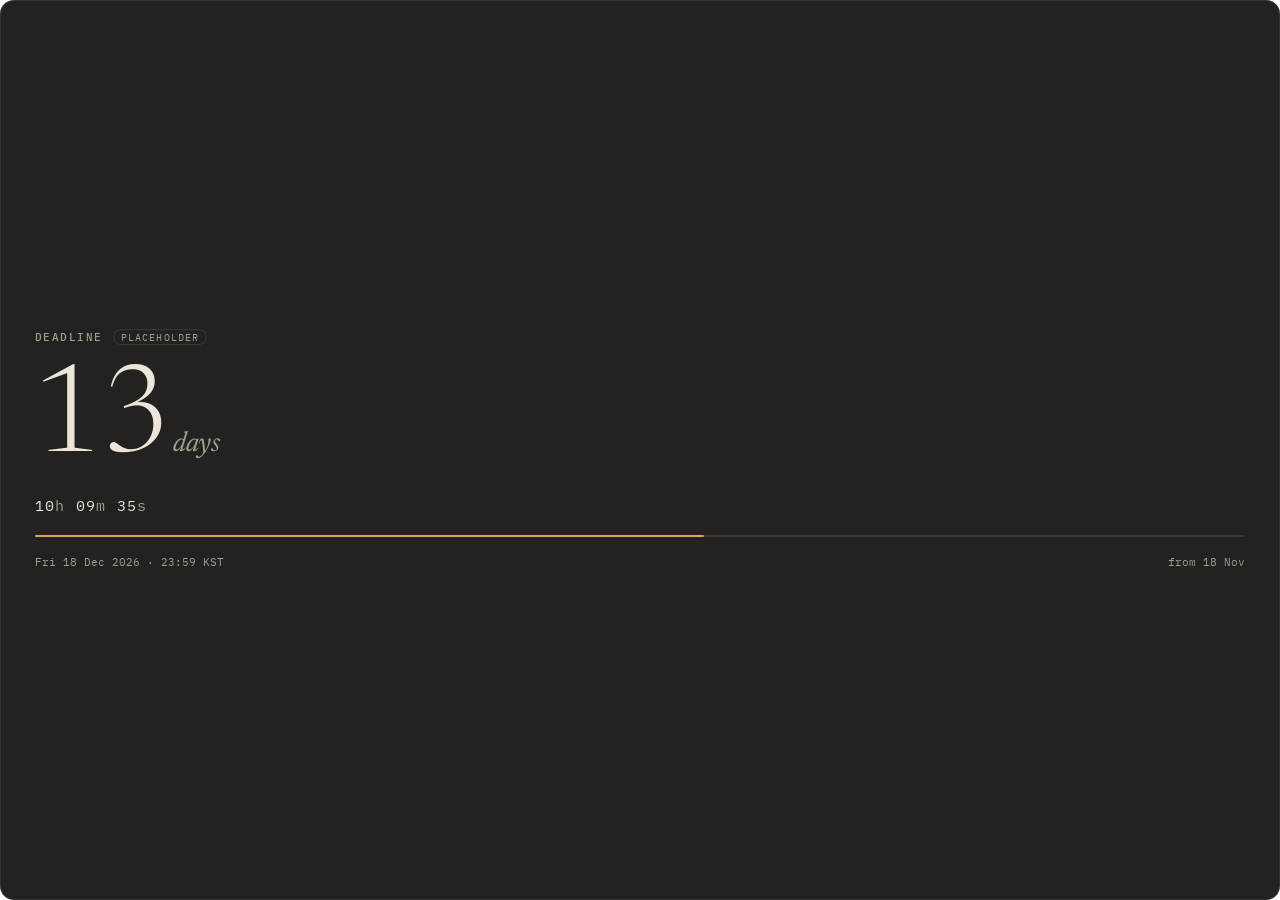
<file: research-log/countdown.html>
<!doctype html>
<html lang="en">
<head>
<meta charset="utf-8">
<meta name="viewport" content="width=device-width, initial-scale=1">
<meta name="robots" content="noindex">
<link rel="icon" href="data:,">
<title>Countdown · Research Log</title>
<link rel="preconnect" href="https://fonts.googleapis.com">
<link rel="preconnect" href="https://fonts.gstatic.com" crossorigin>
<link href="https://fonts.googleapis.com/css2?family=IBM+Plex+Mono:wght@400;500&family=Newsreader:ital,opsz,wght@0,6..72,300;0,6..72,400;0,6..72,500;1,6..72,400&display=swap" rel="stylesheet">
<script>/* theme + mode bootstrap (runs before paint). Edit CONFIG further down, not this. */
(function(){var q=new URLSearchParams(location.search),d=document.documentElement;d.dataset.theme=q.get('theme')||'ink';if(q.get('card')==='0')d.classList.add('bare');if(q.get('compact')==='1')d.classList.add('compact');})();</script>
<style>
:root{
  --surface:#232220; --line:rgba(236,230,218,.10); --hair:rgba(236,230,218,.09);
  --text:#ECE6DA; --muted:#A39D90; --accent:#D9A658; --accent-soft:rgba(217,166,88,.16);
  --serif:"Newsreader",Georgia,"Times New Roman",serif;
  --mono:"IBM Plex Mono",ui-monospace,SFMono-Regular,Menlo,Consolas,monospace;
}
:root[data-theme="paper"]{--surface:#F6F3EC;--line:rgba(38,35,31,.12);--hair:rgba(38,35,31,.12);--text:#26231F;--muted:#6B655B;--accent:#8F6418;--accent-soft:rgba(143,100,24,.14)}
@media (prefers-color-scheme: light){:root[data-theme="auto"]{--surface:#F6F3EC;--line:rgba(38,35,31,.12);--hair:rgba(38,35,31,.12);--text:#26231F;--muted:#6B655B;--accent:#8F6418;--accent-soft:rgba(143,100,24,.14)}}
*{box-sizing:border-box}
html,body{margin:0;height:100%;background:transparent;overflow:hidden}
body{color:var(--text);font:400 12px/1.45 var(--mono);-webkit-font-smoothing:antialiased;-moz-osx-font-smoothing:grayscale}
.card{position:fixed;inset:0;background:var(--surface);border:1px solid var(--hair);border-radius:14px;overflow:hidden}
.bare .card{background:transparent;border:0;border-radius:0}
.label{font:500 10.5px/1.25 var(--mono);letter-spacing:.14em;text-transform:uppercase;color:var(--muted);white-space:nowrap;overflow:hidden;text-overflow:ellipsis}
.serif{font-family:var(--serif);font-variant-numeric:lining-nums tabular-nums;font-optical-sizing:auto}
.tag{display:inline-block;flex:none;font:400 9.5px/1 var(--mono);letter-spacing:.12em;text-transform:uppercase;color:var(--muted);border:1px solid var(--line);border-radius:999px;padding:3px 7px 2px}
.bar{position:relative;height:2px;background:var(--line);border-radius:2px}
.bar i{position:absolute;left:0;top:0;bottom:0;background:var(--accent);border-radius:2px}

.wrap{position:absolute;inset:0;display:flex;flex-direction:column;justify-content:center;gap:clamp(8px,3.4vh,18px);padding:clamp(16px,5vmin,30px) clamp(18px,6vmin,34px)}
.head{display:flex;align-items:center;gap:10px;min-width:0}
.big{display:flex;align-items:baseline;gap:.28em;line-height:.9;margin-top:6px}
.n{font-weight:300;font-size:clamp(48px,min(22vw,34vh),120px);letter-spacing:-.02em}
.unit{font-family:var(--serif);font-style:italic;font-size:clamp(17px,min(6vw,8vh),28px);color:var(--muted)}
.hms{font-size:clamp(12px,min(3.6vw,5vh),15px);letter-spacing:.08em;color:var(--text)}
.hms span{color:var(--muted)}
.foot{display:flex;justify-content:space-between;gap:12px;font-size:11px;color:var(--muted);white-space:nowrap}
.foot span{overflow:hidden;text-overflow:ellipsis}
.past .n{color:var(--muted)}
@media (max-height:190px){.hms{display:none}}

/* ---- compact (strip cell) grammar: label / figure / reading / caption / detail ----
   every cell shares these row heights, so readings line up across the strip */
.cmp{display:none}
.compact .wrap{display:none}
.compact .cmp{position:absolute;inset:0;display:flex;flex-direction:column;padding:14px 14px 13px}
.cmp .top{flex:none;display:flex;align-items:center;gap:8px;min-width:0;height:16px}
.cmp .top .label{min-width:0;overflow:hidden;text-overflow:ellipsis}
.cmp .top .tag{margin-left:auto}
.cmp .fig{flex:1 1 0;min-height:0;position:relative;margin:10px 0}
.cmp .fig > svg{position:absolute;left:0;top:50%;transform:translateY(-50%);overflow:visible}
.cmp .rd{flex:none;margin-top:auto;font-family:var(--serif);font-weight:300;font-variant-numeric:lining-nums tabular-nums;font-optical-sizing:auto;font-size:clamp(26px,min(22vw,14.5vh),40px);line-height:1;letter-spacing:-.015em;white-space:nowrap}
.cmp .rd .u{font-size:.42em;font-weight:400;color:var(--muted);margin-left:.1em;letter-spacing:0}
.cmp .rd .u.it{font-style:italic;margin-left:.28em}
.cmp .cap{flex:none;margin-top:7px;font-family:var(--serif);font-size:clamp(13px,min(9.5vw,6vh),15px);line-height:1.2;white-space:nowrap;overflow:hidden;text-overflow:ellipsis}
.cmp .cap.muted{color:var(--muted);font-style:italic}
.cmp .det{flex:none;margin-top:7px;font:400 10.5px/1.3 var(--mono);letter-spacing:.01em;color:var(--muted);white-space:nowrap;overflow:hidden;text-overflow:ellipsis}
@media (max-height:175px){.cmp .fig{display:none}}
.cmp .fig > svg.ring{width:auto;height:min(100%,66px);aspect-ratio:1}
.ring .trk{fill:none;stroke:var(--line);stroke-width:1;vector-effect:non-scaling-stroke}
.ring .arc{fill:none;stroke:var(--accent);stroke-width:1.6;stroke-linecap:round;vector-effect:non-scaling-stroke}
.ring .head{fill:var(--accent)}
.n{margin-left:-.04em}
</style>
</head>
<body>
<div class="card">
  <main class="wrap" id="full"></main>
  <section class="cmp" id="cmp"></section>
</div>
<script>
/* ============================== CONFIG ==============================
   The ONE deadline this widget counts down to. Use an ISO timestamp WITH offset.
   URL overrides (so several embeds can count to different things):
     ?to=2027-01-28T23:59:00-12:00&label=ICML%20full%20paper&from=2026-11-01  */
const DEADLINE = {
  label: 'PLACEHOLDER — edit DEADLINE in countdown.html',
  at:    '2026-12-18T23:59:00+09:00',
};
const START_DAYS_BEFORE = 30;     // progress line starts this many days before the deadline (or ?from=)
const DISPLAY_TZ = { tz: 'Asia/Seoul', abbr: 'KST' };
/* =================================================================== */

const q = new URLSearchParams(location.search);
const label = q.get('label') || DEADLINE.label;
const target = new Date(q.get('to') || DEADLINE.at).getTime();
const start = q.get('from') ? new Date(q.get('from')).getTime() : target - START_DAYS_BEFORE * 86400000;
const placeholder = /placeholder/i.test(label);
const compact = document.documentElement.classList.contains('compact');
const pad = n => String(n).padStart(2, '0');

const fmt = new Intl.DateTimeFormat('en-GB', { timeZone: DISPLAY_TZ.tz, weekday: 'short', day: 'numeric', month: 'short', year: 'numeric', hour: '2-digit', minute: '2-digit', hourCycle: 'h23' });
const fmtShort = new Intl.DateTimeFormat('en-GB', { timeZone: DISPLAY_TZ.tz, day: 'numeric', month: 'short' });
const when = () => { const p = {}; fmt.formatToParts(new Date(target)).forEach(x => p[x.type] = x.value); return `${p.weekday} ${p.day} ${p.month} ${p.year} · ${p.hour}:${p.minute} ${DISPLAY_TZ.abbr}`; };
const esc = s => s.replace(/[&<>"]/g, c => ({ '&': '&amp;', '<': '&lt;', '>': '&gt;', '"': '&quot;' }[c]));

const full = document.getElementById('full'), cmp = document.getElementById('cmp');
const tag = placeholder ? '<span class="tag">placeholder</span>' : '';
if (isNaN(target)) {
  (compact ? cmp : full).innerHTML = `<div class="top"><span class="label">Countdown</span></div><div class="fig"></div><div class="cap muted">Set a valid date in DEADLINE.at</div>`;
} else if (compact) {
  cmp.innerHTML = `<div class="top"><span class="label">Deadline</span></div>
    <div class="fig"><svg class="ring" viewBox="-50 -50 100 100" aria-hidden="true">
      <circle class="trk" r="44"/><circle class="arc" r="44" pathLength="100" transform="rotate(-90)" data-arc/><circle class="head" r="3.2" data-head/></svg></div>
    <div class="rd"><span data-n></span><span class="u it" data-u></span></div>
    <div class="cap${placeholder ? ' muted' : ''}" data-what></div>
    <div class="det" data-hms></div>`;
} else {
  full.innerHTML = `<div class="head"><div class="label">${placeholder ? 'Deadline' : esc(label)}</div>${tag}</div>
    <div class="big"><span class="n serif" data-n></span><span class="unit" data-u></span></div>
    <div class="hms" data-hms></div>
    <div class="bar"><i data-bar></i></div>
    <div class="foot"><span>${when()}</span><span>from ${fmtShort.format(new Date(start))}</span></div>`;
}
const $ = s => document.querySelector(s);

// first variant whose laid-out width fits the line (Range width is fractional; scrollWidth rounds)
function fitText(el, variants) {
  const r = document.createRange();
  for (const v of variants) { el.innerHTML = v; r.selectNodeContents(el); if (r.getBoundingClientRect().width <= el.clientWidth - 0.5) return; }
}
function tick() {
  if (isNaN(target)) return;
  const now = Date.now(), diff = target - now, past = diff < 0, a = Math.abs(diff);
  const days = Math.floor(a / 86400000), h = Math.floor(a / 3600000) % 24, m = Math.floor(a / 60000) % 60, s = Math.floor(a / 1000) % 60;
  document.body.classList.toggle('past', past);
  const n = $('[data-n]'), u = $('[data-u]'), hms = $('[data-hms]');
  n.textContent = days;
  u.textContent = past ? (days === 1 ? 'day ago' : 'days ago') : (days === 1 ? 'day' : 'days');
  const clock = `${pad(h)}<span>h</span> ${pad(m)}<span>m</span> ${pad(s)}<span>s</span>`;
  const f = Math.min(1, Math.max(0, (now - start) / (target - start)));
  if (compact) {
    const t = fmtShort.format(new Date(target)), hm = `${pad(h)}:${pad(m)}:${pad(s)}`;
    fitText($('[data-what]'), placeholder ? ['Placeholder — edit countdown.html', 'Placeholder deadline', 'Placeholder'] : [esc(label)]);
    fitText(hms, past ? [`passed · ${t}`] : [`${hm} left · ${t}`, `${hm} · ${t}`, hm]);
    $('[data-arc]').setAttribute('stroke-dasharray', `${(f * 100).toFixed(2)} 100`);
    const ang = f * 2 * Math.PI;
    $('[data-head]').setAttribute('cx', (44 * Math.sin(ang)).toFixed(2));
    $('[data-head]').setAttribute('cy', (-44 * Math.cos(ang)).toFixed(2));
  } else {
    hms.innerHTML = past ? `<span>passed ${days} ${days === 1 ? 'day' : 'days'} ago</span>` : clock;
    $('[data-bar]').style.width = (f * 100).toFixed(2) + '%';
  }
}
tick();
setInterval(tick, 1000);
</script>
</body>
</html>
</file>
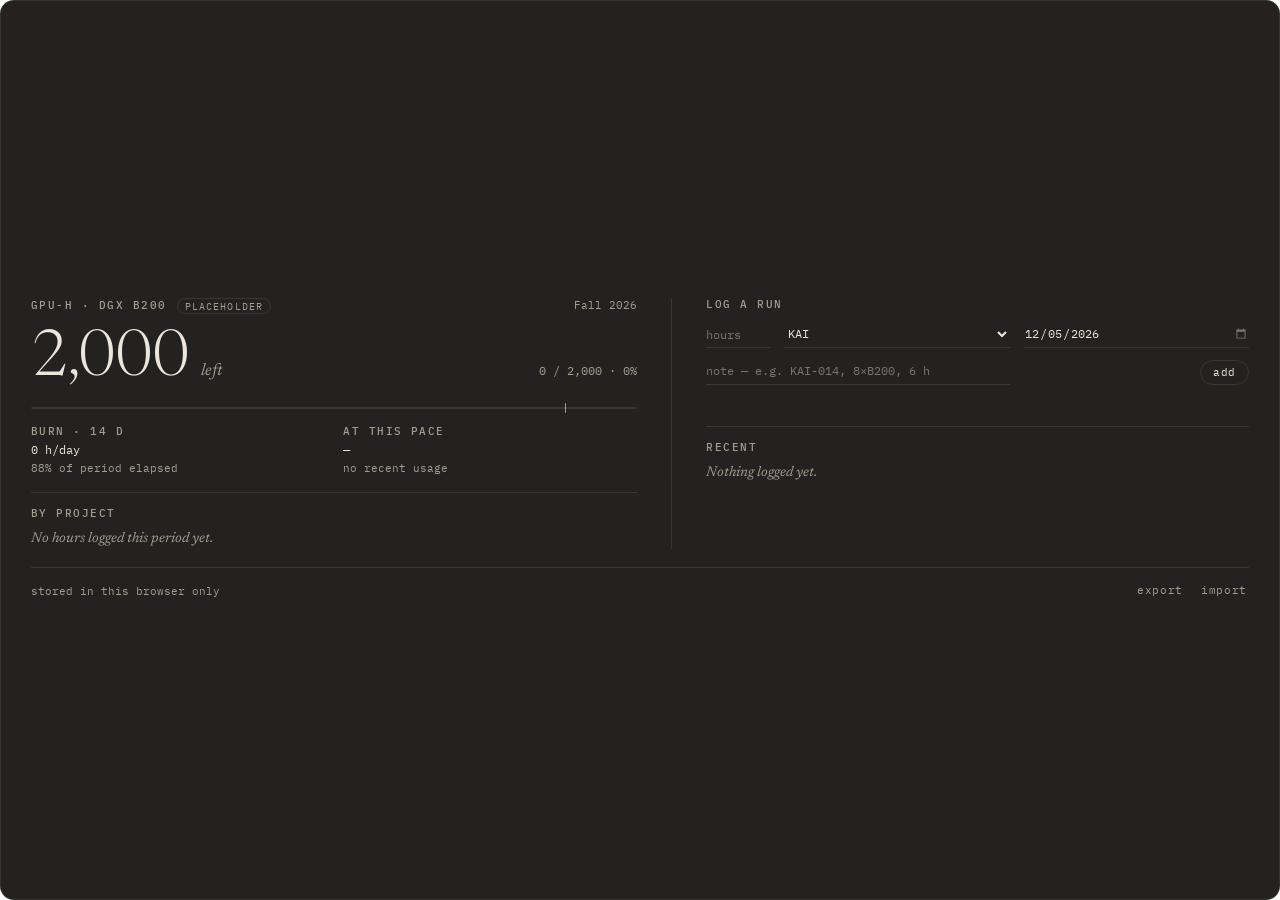
<file: research-log/gpu.html>
<!doctype html>
<html lang="en">
<head>
<meta charset="utf-8">
<meta name="viewport" content="width=device-width, initial-scale=1">
<meta name="robots" content="noindex">
<link rel="icon" href="data:,">
<title>GPU ledger · Research Log</title>
<link rel="preconnect" href="https://fonts.googleapis.com">
<link rel="preconnect" href="https://fonts.gstatic.com" crossorigin>
<link href="https://fonts.googleapis.com/css2?family=IBM+Plex+Mono:wght@400;500&family=Newsreader:ital,opsz,wght@0,6..72,300;0,6..72,400;0,6..72,500;1,6..72,400&display=swap" rel="stylesheet">
<script>/* theme + mode bootstrap (runs before paint). Edit CONFIG further down, not this. */
(function(){var q=new URLSearchParams(location.search),d=document.documentElement;d.dataset.theme=q.get('theme')||'ink';if(q.get('card')==='0')d.classList.add('bare');if(q.get('compact')==='1')d.classList.add('compact');})();</script>
<style>
:root{
  --surface:#232220; --line:rgba(236,230,218,.10); --hair:rgba(236,230,218,.09);
  --text:#ECE6DA; --muted:#A39D90; --accent:#D9A658; --accent-soft:rgba(217,166,88,.16);
  --serif:"Newsreader",Georgia,"Times New Roman",serif;
  --mono:"IBM Plex Mono",ui-monospace,SFMono-Regular,Menlo,Consolas,monospace;
}
:root[data-theme="paper"]{--surface:#F6F3EC;--line:rgba(38,35,31,.12);--hair:rgba(38,35,31,.12);--text:#26231F;--muted:#6B655B;--accent:#8F6418;--accent-soft:rgba(143,100,24,.14)}
@media (prefers-color-scheme: light){:root[data-theme="auto"]{--surface:#F6F3EC;--line:rgba(38,35,31,.12);--hair:rgba(38,35,31,.12);--text:#26231F;--muted:#6B655B;--accent:#8F6418;--accent-soft:rgba(143,100,24,.14)}}
*{box-sizing:border-box}
html,body{margin:0;height:100%;background:transparent;overflow:hidden}
body{color:var(--text);font:400 12px/1.45 var(--mono);-webkit-font-smoothing:antialiased;-moz-osx-font-smoothing:grayscale}
.card{position:fixed;inset:0;background:var(--surface);border:1px solid var(--hair);border-radius:14px;overflow:hidden}
.bare .card{background:transparent;border:0;border-radius:0}
.label{font:500 10.5px/1.25 var(--mono);letter-spacing:.14em;text-transform:uppercase;color:var(--muted);white-space:nowrap;overflow:hidden;text-overflow:ellipsis}
.serif{font-family:var(--serif);font-variant-numeric:lining-nums tabular-nums;font-optical-sizing:auto}
.tag{display:inline-block;flex:none;font:400 9.5px/1 var(--mono);letter-spacing:.12em;text-transform:uppercase;color:var(--muted);border:1px solid var(--line);border-radius:999px;padding:3px 7px 2px}
.bar{position:relative;height:2px;background:var(--line);border-radius:2px}
.bar i{position:absolute;left:0;top:0;bottom:0;background:var(--accent);border-radius:2px}
.bar b{position:absolute;top:-4px;width:1px;height:10px;background:var(--text);opacity:.6}
button{all:unset;cursor:pointer;font:400 11px/1 var(--mono);letter-spacing:.06em;color:var(--muted);padding:5px 2px;border-bottom:1px solid transparent}
button:hover{color:var(--text)}
button:focus-visible{color:var(--text);border-bottom-color:var(--line)}
button.primary{color:var(--text);border:1px solid var(--line);border-radius:999px;padding:6px 12px}
input,select,textarea{font:400 12px/1.3 var(--mono);color:var(--text);background:transparent;border:0;border-bottom:1px solid var(--line);border-radius:0;padding:5px 0;min-width:0;outline:none}
input:focus,select:focus,textarea:focus{border-bottom-color:var(--accent)}
select option{background:var(--surface);color:var(--text)}
input[type=date]::-webkit-calendar-picker-indicator{filter:invert(.7);opacity:.6}
:root[data-theme="paper"] input[type=date]::-webkit-calendar-picker-indicator{filter:none}

.wrap{position:absolute;inset:0;overflow-y:auto;overflow-x:hidden;padding:clamp(16px,4.5vmin,26px) clamp(16px,5vmin,30px);scrollbar-width:thin;scrollbar-color:var(--line) transparent}
.inner{min-height:100%;display:flex;flex-direction:column;justify-content:center}
.grid{display:grid;grid-template-columns:1fr;gap:18px}
.head{display:flex;align-items:center;gap:10px;min-width:0}
.head .per{margin-left:auto;font-size:11px;color:var(--muted);white-space:nowrap}
.big{display:flex;align-items:baseline;flex-wrap:wrap;gap:4px 12px}
.left{font-weight:300;font-size:clamp(40px,min(12vw,16vh),64px);line-height:.95;letter-spacing:-.02em}
.unit{font-family:var(--serif);font-style:italic;font-size:17px;color:var(--muted)}
.used{font-size:11.5px;color:var(--muted);margin-left:auto}
.stats{display:grid;grid-template-columns:1fr 1fr;gap:10px 18px}
.stats .v{margin-top:3px;font-size:12px}
.stats .s{font-size:10.5px;color:var(--muted);margin-top:2px}
.sec{border-top:1px solid var(--line);padding-top:14px;display:flex;flex-direction:column;gap:9px}
.proj{display:grid;grid-template-columns:minmax(80px,auto) 1fr 52px;align-items:center;gap:12px;font-size:11.5px}
.proj .pb{height:2px;background:var(--line);border-radius:2px;position:relative}
.proj .pb i{position:absolute;left:0;top:0;bottom:0;border-radius:2px}
.proj .h{text-align:right;color:var(--muted);font-variant-numeric:tabular-nums}
form.add{display:grid;grid-template-columns:64px 1fr 1fr;gap:10px 14px;align-items:end}
form.add .note{grid-column:1 / 3}
form.add .go{justify-self:end}
.list{display:flex;flex-direction:column}
.entry{display:grid;grid-template-columns:52px 1fr auto auto;gap:10px;align-items:baseline;padding:7px 0;border-bottom:1px solid var(--line);font-size:11.5px}
.entry:last-child{border-bottom:0}
.entry .d{color:var(--muted)}
.entry .n{color:var(--muted);overflow:hidden;text-overflow:ellipsis;white-space:nowrap}
.entry .p{color:var(--text)}
.entry .hh{font-variant-numeric:tabular-nums;text-align:right}
.entry button{padding:0 2px;font-size:13px;line-height:1}
.dot{display:inline-block;width:6px;height:6px;border-radius:50%;margin-right:7px;vertical-align:1px}
.empty{font-family:var(--serif);font-style:italic;color:var(--muted);font-size:14px}
.foot{display:flex;flex-wrap:wrap;gap:4px 14px;align-items:center;font-size:10.5px;color:var(--muted);border-top:1px solid var(--line);padding-top:12px}
.foot .grow{flex:1;min-width:150px}
.undo{font-size:11px;color:var(--muted);min-height:16px}
.undo button{color:var(--text)}
@media (min-width:640px){
  .grid{grid-template-columns:minmax(0,1.05fr) minmax(0,1fr);gap:22px 34px}
  .colB{border-left:1px solid var(--line);padding-left:34px}
  .colB .sec:first-child{border-top:0;padding-top:0}
}

.sheet{position:absolute;inset:0;background:var(--surface);display:none;flex-direction:column;gap:10px;padding:clamp(16px,4.5vmin,26px) clamp(16px,5vmin,30px)}
.sheet.open{display:flex}
.sheet textarea{flex:1;resize:none;border:1px solid var(--line);border-radius:8px;padding:10px;font-size:11px}
.sheet .row{display:flex;flex-wrap:wrap;gap:6px 16px;align-items:center}
.sheet .msg{font-size:11px;color:var(--muted)}

/* ---- compact (strip cell) grammar: label / figure / reading / caption / detail ----
   every cell shares these row heights, so readings line up across the strip */
.cmp{display:none}
.compact .wrap{display:none}
.compact .cmp{position:absolute;inset:0;display:flex;flex-direction:column;padding:14px 14px 13px}
.cmp .top{flex:none;display:flex;align-items:center;gap:8px;min-width:0;height:16px}
.cmp .top .label{min-width:0;overflow:hidden;text-overflow:ellipsis}
.cmp .top .tag{margin-left:auto}
.cmp .fig{flex:1 1 0;min-height:0;position:relative;margin:10px 0}
.cmp .fig > svg{position:absolute;left:0;top:50%;transform:translateY(-50%);overflow:visible}
.cmp .rd{flex:none;margin-top:auto;font-family:var(--serif);font-weight:300;font-variant-numeric:lining-nums tabular-nums;font-optical-sizing:auto;font-size:clamp(26px,min(22vw,14.5vh),40px);line-height:1;letter-spacing:-.015em;white-space:nowrap}
.cmp .rd .u{font-size:.42em;font-weight:400;color:var(--muted);margin-left:.1em;letter-spacing:0}
.cmp .rd .u.it{font-style:italic;margin-left:.28em}
.cmp .cap{flex:none;margin-top:7px;font-family:var(--serif);font-size:clamp(13px,min(9.5vw,6vh),15px);line-height:1.2;white-space:nowrap;overflow:hidden;text-overflow:ellipsis}
.cmp .cap.muted{color:var(--muted);font-style:italic}
.cmp .det{flex:none;margin-top:7px;font:400 10.5px/1.3 var(--mono);letter-spacing:.01em;color:var(--muted);white-space:nowrap;overflow:hidden;text-overflow:ellipsis}
@media (max-height:175px){.cmp .fig{display:none}}
.cmp .fig > svg.meter{right:0;width:100%;height:12px}
.meter line{vector-effect:non-scaling-stroke}
.meter .trk{stroke:var(--line);stroke-width:2}
.meter .used{stroke:var(--accent);stroke-width:2}
.meter .tick{stroke:var(--text);stroke-width:1;opacity:.6}
</style>
</head>
<body>
<div class="card">
  <main class="wrap" id="full"></main>
  <section class="cmp" id="cmp"></section>
  <div class="sheet" id="sheet" role="dialog" aria-label="Export or import ledger">
    <div class="label">Ledger data · JSON</div>
    <textarea id="json" spellcheck="false"></textarea>
    <div class="row">
      <button class="primary" id="dl" type="button">download</button>
      <button id="cp" type="button">copy</button>
      <label><button id="pick" type="button">import file…</button><input id="file" type="file" accept="application/json,.json" hidden></label>
      <button id="loadPasted" type="button">load pasted JSON</button>
      <button id="closeSheet" type="button" style="margin-left:auto">close</button>
    </div>
    <div class="msg" id="msg">Download may be blocked inside Notion; copy works as a fallback.</div>
  </div>
</div>
<script>
/* ============================== CONFIG ==============================
   PLACEHOLDER values — set your real allocation. Hours are GPU-hours
   (1 GPU for 1 h = 1). Data lives in this browser's localStorage only;
   use export/import to move it between devices.
   URL overrides: ?budget=2000&from=2026-09-01&to=2026-12-18&period=Fall%202026  */
const LEDGER = {
  budget: 2000,                 // PLACEHOLDER
  unit: 'GPU-h',
  machine: 'DGX B200',
  periodLabel: 'Fall 2026',     // PLACEHOLDER
  periodStart: '2026-09-01',    // PLACEHOLDER
  periodEnd: '2026-12-18',      // PLACEHOLDER
  placeholder: true,            // delete this line once the numbers above are real
  burnWindowDays: 14,
};
const PROJECTS = [
  { name: 'KAI',            tint: '#82A9CA' },
  { name: 'Zameen',         tint: '#93B48D' },
  { name: 'AIWeatherQuest', tint: '#AD99CE' },
  { name: 'TerraKernel',    tint: '#C99A76' },
  { name: 'GeoCuda',        tint: '#D0908A' },
  { name: 'Other',          tint: '#A39D90' },
];
/* =================================================================== */

const q = new URLSearchParams(location.search);
const L = {
  ...LEDGER,
  budget: +(q.get('budget') || LEDGER.budget),
  periodStart: q.get('from') || LEDGER.periodStart,
  periodEnd: q.get('to') || LEDGER.periodEnd,
  periodLabel: q.get('period') || LEDGER.periodLabel,
  placeholder: q.has('budget') ? false : LEDGER.placeholder,
};
const compact = document.documentElement.classList.contains('compact');
const KEY = 'rl.gpu.v1';
const store = {
  get() { try { return JSON.parse(localStorage.getItem(KEY)) || { entries: [] }; } catch (e) { return { entries: [] }; } },
  set(v) { try { localStorage.setItem(KEY, JSON.stringify(v)); return true; } catch (e) { return false; } },
};
let data = store.get();
if (!Array.isArray(data.entries)) data = { entries: [] };

const DAY = 86400000;
const MO = ['Jan','Feb','Mar','Apr','May','Jun','Jul','Aug','Sep','Oct','Nov','Dec'];
const todayISO = () => new Intl.DateTimeFormat('en-CA', { timeZone: 'Asia/Seoul' }).format(new Date());
const d0 = s => { const [y, m, d] = s.split('-').map(Number); return Date.UTC(y, m - 1, d); };
const short = t => { const d = new Date(t); return d.getUTCDate() + ' ' + MO[d.getUTCMonth()]; };
const shortY = t => { const d = new Date(t); return d.getUTCDate() + ' ' + MO[d.getUTCMonth()] + ' ' + d.getUTCFullYear(); };
const nf = v => v.toLocaleString('en-US', { maximumFractionDigits: 1 });
const esc = s => String(s).replace(/[&<>"]/g, c => ({ '&': '&amp;', '<': '&lt;', '>': '&gt;', '"': '&quot;' }[c]));
const tint = p => (PROJECTS.find(x => x.name === p) || PROJECTS[PROJECTS.length - 1]).tint;

function stats() {
  const t = d0(todayISO()), ps = d0(L.periodStart), pe = d0(L.periodEnd) + DAY;
  const inPeriod = data.entries.filter(e => { const x = d0(e.date); return x >= ps && x < pe; });
  const used = inPeriod.reduce((a, e) => a + e.h, 0);
  const left = L.budget - used;
  const winStart = t - (L.burnWindowDays - 1) * DAY;
  const recent = data.entries.filter(e => d0(e.date) >= winStart && d0(e.date) <= t).reduce((a, e) => a + e.h, 0);
  const burn = recent / L.burnWindowDays;
  const elapsed = Math.min(1, Math.max(0, (t + DAY - ps) / (pe - ps)));
  let runout = null, verdict = 'no recent usage';
  if (left <= 0) verdict = 'budget exhausted';
  else if (burn > 0) {
    runout = t + Math.floor(left / burn) * DAY;
    const diff = Math.round((pe - DAY - runout) / DAY);
    verdict = diff > 0 ? `${diff} d before period end` : 'outlasts the period';
  }
  const byProj = PROJECTS.map(p => ({ ...p, h: inPeriod.filter(e => e.p === p.name).reduce((a, e) => a + e.h, 0) })).filter(p => p.h > 0).sort((a, b) => b.h - a.h);
  return { used, left, burn, runout, verdict, elapsed, byProj };
}

let lastDeleted = null, undoTimer = null;
function render() {
  const s = stats(), f = Math.min(1, Math.max(0, s.used / L.budget));
  if (compact) {
    document.getElementById('cmp').innerHTML = `<div class="top"><span class="label">${L.unit} left</span></div>
      <div class="fig"><svg class="meter" viewBox="0 0 100 12" preserveAspectRatio="none" aria-hidden="true">
        <line class="trk" x1="0" x2="100" y1="6" y2="6"/><line class="used" x1="0" x2="${(f * 100).toFixed(1)}" y1="6" y2="6"/>
        <line class="tick" x1="${(s.elapsed * 100).toFixed(1)}" x2="${(s.elapsed * 100).toFixed(1)}" y1="1" y2="11"/></svg></div>
      <div class="rd">${nf(Math.max(0, s.left))}</div>
      <div class="cap">${nf(s.burn)} h/day · ${L.burnWindowDays} d</div>
      <div class="det">${nf(s.used)} of ${nf(L.budget)} used${L.placeholder ? ' · placeholder' : ''}</div>`;
    return;
  }
  const maxP = Math.max(1, ...s.byProj.map(p => p.h));
  const entries = [...data.entries].sort((a, b) => b.date.localeCompare(a.date) || b.t - a.t).slice(0, 60);
  document.getElementById('full').innerHTML = `<div class="inner">
  <div class="grid">
    <div class="colA" style="display:flex;flex-direction:column;gap:16px;min-width:0">
      <div class="head"><div class="label">${L.unit} · ${L.machine}</div>${L.placeholder ? '<span class="tag">placeholder</span>' : ''}<span class="per">${esc(L.periodLabel)}</span></div>
      <div class="big"><span class="left serif">${nf(Math.max(0, s.left))}</span><span class="unit">${s.left < 0 ? 'over budget by ' + nf(-s.left) : 'left'}</span><span class="used">${nf(s.used)} / ${nf(L.budget)} · ${Math.round(f * 100)}%</span></div>
      <div class="bar" title="brass: used · tick: share of the period elapsed"><i style="width:${(f * 100).toFixed(1)}%"></i><b style="left:calc(${(s.elapsed * 100).toFixed(1)}% - .5px)"></b></div>
      <div class="stats">
        <div><div class="label">Burn · ${L.burnWindowDays} d</div><div class="v">${nf(s.burn)} h/day</div><div class="s">${Math.round(s.elapsed * 100)}% of period elapsed</div></div>
        <div><div class="label">At this pace</div><div class="v">${s.runout ? 'runs out ' + shortY(s.runout) : '—'}</div><div class="s">${s.verdict}</div></div>
      </div>
      <div class="sec">
        <div class="label">By project</div>
        ${s.byProj.length ? s.byProj.map(p => `<div class="proj"><span><span class="dot" style="background:${p.tint}"></span>${p.name}</span><span class="pb"><i style="width:${(p.h / maxP * 100).toFixed(1)}%;background:${p.tint}"></i></span><span class="h">${nf(p.h)} h</span></div>`).join('') : '<div class="empty">No hours logged this period yet.</div>'}
      </div>
    </div>
    <div class="colB" style="display:flex;flex-direction:column;gap:16px;min-width:0">
      <div class="sec">
        <div class="label">Log a run</div>
        <form class="add" id="add" autocomplete="off">
          <input name="h" type="number" min="0.1" step="0.1" placeholder="hours" required aria-label="GPU-hours">
          <select name="p" aria-label="Project">${PROJECTS.map(p => `<option>${p.name}</option>`).join('')}</select>
          <input name="d" type="date" value="${todayISO()}" aria-label="Date">
          <input name="n" class="note" type="text" maxlength="80" placeholder="note — e.g. KAI-014, 8×B200, 6 h" aria-label="Note">
          <button class="primary go" type="submit">add</button>
        </form>
        <div class="undo" id="undo"></div>
      </div>
      <div class="sec">
        <div class="label">Recent</div>
        <div class="list">${entries.length ? entries.map(e => `<div class="entry"><span class="d">${short(d0(e.date))}</span><span class="n"><span class="dot" style="background:${tint(e.p)}"></span><span class="p">${esc(e.p)}</span>${e.n ? ' · ' + esc(e.n) : ''}</span><span class="hh">${nf(e.h)} h</span><button type="button" data-del="${e.t}" aria-label="Delete entry">×</button></div>`).join('') : '<div class="empty">Nothing logged yet.</div>'}</div>
      </div>
    </div>
  </div>
  <div class="foot" style="margin-top:18px"><span class="grow">stored in this browser only</span><button id="exp" type="button">export</button><button id="imp" type="button">import</button></div></div>`;
  wire();
}

function persist(msg) { if (!store.set(data)) flash('could not save — browser storage is blocked here'); else if (msg) flash(msg); }
function flash(html) { const u = document.getElementById('undo'); if (u) u.innerHTML = html; }
function wire() {
  document.getElementById('add').onsubmit = e => {
    e.preventDefault();
    const fm = e.target, h = parseFloat(fm.h.value);
    if (!(h > 0)) return;
    data.entries.push({ t: Date.now(), date: fm.d.value || todayISO(), h: Math.round(h * 100) / 100, p: fm.p.value, n: fm.n.value.trim() });
    persist(); const keep = fm.p.value; render();
    document.querySelector('#add [name=p]').value = keep;
    flash(`added ${nf(h)} h to ${esc(keep)}`);
  };
  document.querySelectorAll('[data-del]').forEach(b => b.onclick = () => {
    const t = +b.dataset.del, i = data.entries.findIndex(e => e.t === t);
    if (i < 0) return;
    lastDeleted = data.entries.splice(i, 1)[0]; persist(); render();
    flash(`removed ${nf(lastDeleted.h)} h · <button type="button" id="undoBtn">undo</button>`);
    document.getElementById('undoBtn').onclick = () => { data.entries.push(lastDeleted); lastDeleted = null; persist(); render(); };
    clearTimeout(undoTimer); undoTimer = setTimeout(() => flash(''), 8000);
  });
  document.getElementById('exp').onclick = openSheet;
  document.getElementById('imp').onclick = openSheet;
}

/* export / import sheet — download is often sandbox-blocked in Notion, so copy + paste are offered too */
const sheet = document.getElementById('sheet'), ta = document.getElementById('json'), msg = document.getElementById('msg');
function openSheet() { ta.value = JSON.stringify({ app: 'research-log-gpu', version: 1, exported: new Date().toISOString(), ...data }, null, 1); sheet.classList.add('open'); ta.focus(); ta.select(); }
document.getElementById('closeSheet').onclick = () => sheet.classList.remove('open');
document.getElementById('dl').onclick = () => {
  try {
    const a = document.createElement('a');
    a.href = URL.createObjectURL(new Blob([ta.value], { type: 'application/json' }));
    a.download = `gpu-ledger-${todayISO()}.json`; document.body.appendChild(a); a.click(); a.remove();
    msg.textContent = 'Download started (if nothing happens, Notion blocked it — use copy).';
  } catch (e) { msg.textContent = 'Download blocked here — use copy.'; }
};
document.getElementById('cp').onclick = async () => {
  ta.focus(); ta.select();
  try { await navigator.clipboard.writeText(ta.value); msg.textContent = 'Copied to clipboard.'; }
  catch (e) { try { document.execCommand('copy'); msg.textContent = 'Copied (or press Ctrl/⌘+C now — text is selected).'; } catch (x) { msg.textContent = 'Press Ctrl/⌘+C — text is selected.'; } }
};
function load(text) {
  try {
    const o = JSON.parse(text);
    const entries = (o.entries || []).filter(e => e && typeof e.h === 'number' && /^\d{4}-\d{2}-\d{2}$/.test(e.date));
    if (!entries.length && (o.entries || []).length) throw new Error('no valid entries');
    const seen = new Set(data.entries.map(e => e.t));
    let added = 0; entries.forEach(e => { if (!seen.has(e.t)) { data.entries.push({ t: e.t || Date.now() + added, date: e.date, h: e.h, p: e.p || 'Other', n: e.n || '' }); added++; } });
    persist(); render(); msg.textContent = `Imported ${added} new entr${added === 1 ? 'y' : 'ies'} (duplicates skipped).`;
  } catch (e) { msg.textContent = 'That is not a ledger export (' + e.message + ').'; }
}
document.getElementById('loadPasted').onclick = () => load(ta.value);
document.getElementById('pick').onclick = () => document.getElementById('file').click();
document.getElementById('file').onchange = e => { const f = e.target.files[0]; if (!f) return; f.text().then(load); e.target.value = ''; };

render();
setInterval(() => { const a = document.activeElement; if (!(a && /INPUT|SELECT|TEXTAREA/.test(a.tagName))) render(); }, 30 * 60000);
addEventListener('storage', e => { if (e.key === KEY) { data = store.get(); render(); } });
</script>
</body>
</html>
</file>
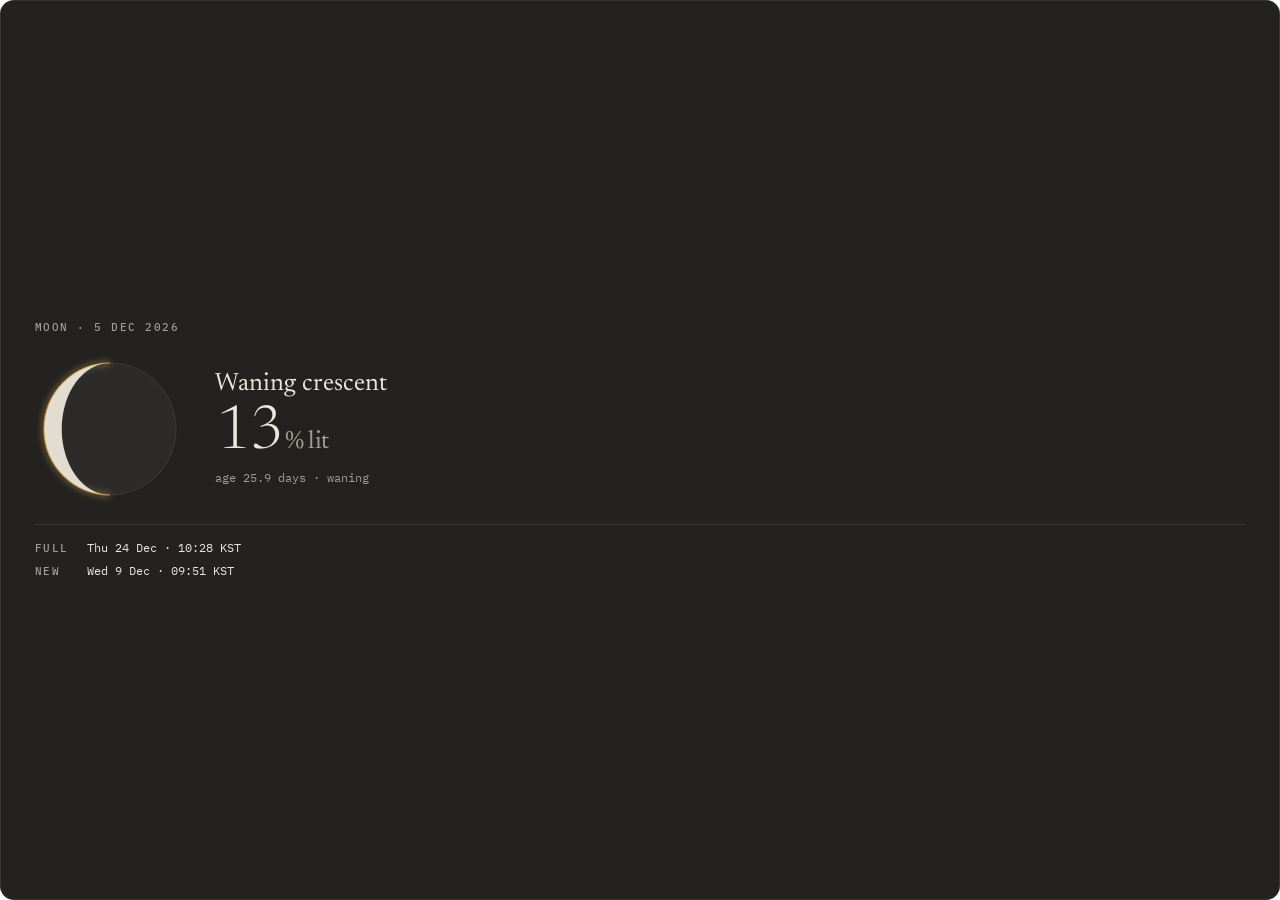
<file: research-log/moon.html>
<!doctype html>
<html lang="en">
<head>
<meta charset="utf-8">
<meta name="viewport" content="width=device-width, initial-scale=1">
<meta name="robots" content="noindex">
<link rel="icon" href="data:,">
<title>Moon · Research Log</title>
<link rel="preconnect" href="https://fonts.googleapis.com">
<link rel="preconnect" href="https://fonts.gstatic.com" crossorigin>
<link href="https://fonts.googleapis.com/css2?family=IBM+Plex+Mono:wght@400;500&family=Newsreader:ital,opsz,wght@0,6..72,300;0,6..72,400;0,6..72,500;1,6..72,400&display=swap" rel="stylesheet">
<script>/* theme + mode bootstrap (runs before paint). Edit CONFIG further down, not this. */
(function(){var q=new URLSearchParams(location.search),d=document.documentElement;d.dataset.theme=q.get('theme')||'ink';if(q.get('card')==='0')d.classList.add('bare');if(q.get('compact')==='1')d.classList.add('compact');})();</script>
<style>
:root{
  --surface:#232220; --line:rgba(236,230,218,.10); --hair:rgba(236,230,218,.09);
  --text:#ECE6DA; --muted:#A39D90; --accent:#D9A658; --accent-soft:rgba(217,166,88,.16);
  --serif:"Newsreader",Georgia,"Times New Roman",serif;
  --mono:"IBM Plex Mono",ui-monospace,SFMono-Regular,Menlo,Consolas,monospace;
  --disk:rgba(236,230,218,.045); --moon-lit:#ECE6DA;
}
:root[data-theme="paper"]{--surface:#F6F3EC;--line:rgba(38,35,31,.12);--hair:rgba(38,35,31,.12);--text:#26231F;--muted:#6B655B;--accent:#8F6418;--accent-soft:rgba(143,100,24,.14);--disk:#DCD5C8;--moon-lit:#FFFDF8}
@media (prefers-color-scheme: light){:root[data-theme="auto"]{--surface:#F6F3EC;--line:rgba(38,35,31,.12);--hair:rgba(38,35,31,.12);--text:#26231F;--muted:#6B655B;--accent:#8F6418;--accent-soft:rgba(143,100,24,.14);--disk:#DCD5C8;--moon-lit:#FFFDF8}}
*{box-sizing:border-box}
html,body{margin:0;height:100%;background:transparent;overflow:hidden}
body{color:var(--text);font:400 12px/1.45 var(--mono);-webkit-font-smoothing:antialiased;-moz-osx-font-smoothing:grayscale}
.card{position:fixed;inset:0;background:var(--surface);border:1px solid var(--hair);border-radius:14px;overflow:hidden}
.bare .card{background:transparent;border:0;border-radius:0}
.label{font:500 10.5px/1.25 var(--mono);letter-spacing:.14em;text-transform:uppercase;color:var(--muted);white-space:nowrap;overflow:hidden;text-overflow:ellipsis}
.serif{font-family:var(--serif);font-variant-numeric:lining-nums tabular-nums;font-optical-sizing:auto}

.disk-bg{fill:var(--disk);stroke:var(--line);stroke-width:1;vector-effect:non-scaling-stroke}
.lit{fill:var(--moon-lit);opacity:.95}
.limb{fill:none;stroke:var(--accent);stroke-width:2.4;opacity:.55}
.limb-fine{fill:none;stroke:var(--accent);stroke-width:.8;opacity:.75}

.wrap{position:absolute;inset:0;display:flex;flex-direction:column;justify-content:center;gap:clamp(10px,4vh,20px);padding:clamp(16px,5vmin,30px) clamp(18px,6vmin,34px)}
.now{display:flex;align-items:center;gap:clamp(14px,5vw,30px)}
.moon{flex:none;width:clamp(64px,min(26vw,40vh),150px);height:clamp(64px,min(26vw,40vh),150px);overflow:visible}
.name{font-family:var(--serif);font-size:clamp(17px,min(5.4vw,7.5vh),25px);line-height:1.15}
.illum{font-family:var(--serif);font-weight:300;font-size:clamp(32px,min(11vw,16vh),60px);line-height:1;margin:4px 0 6px;letter-spacing:-.015em}
.illum small{font-size:.42em;color:var(--muted);font-weight:400;margin-left:.08em}
.age{font-size:11.5px;color:var(--muted)}
.next{display:grid;grid-template-columns:auto 1fr;align-items:baseline;gap:6px 18px;border-top:1px solid var(--line);padding-top:clamp(10px,3vh,14px);font-size:12px}
.next .v{white-space:nowrap;overflow:hidden;text-overflow:ellipsis}
@media (max-height:230px){.next{display:none}}
@media (max-width:300px){.now{flex-direction:column;align-items:flex-start}}

/* ---- compact (strip cell) grammar: label / figure / reading / caption / detail ----
   every cell shares these row heights, so readings line up across the strip */
.cmp{display:none}
.compact .wrap{display:none}
.compact .cmp{position:absolute;inset:0;display:flex;flex-direction:column;padding:14px 14px 13px}
.cmp .top{flex:none;display:flex;align-items:center;gap:8px;min-width:0;height:16px}
.cmp .top .label{min-width:0;overflow:hidden;text-overflow:ellipsis}
.cmp .top .tag{margin-left:auto}
.cmp .fig{flex:1 1 0;min-height:0;position:relative;margin:10px 0}
.cmp .fig > svg{position:absolute;left:0;top:50%;transform:translateY(-50%);overflow:visible}
.cmp .rd{flex:none;margin-top:auto;font-family:var(--serif);font-weight:300;font-variant-numeric:lining-nums tabular-nums;font-optical-sizing:auto;font-size:clamp(26px,min(22vw,14.5vh),40px);line-height:1;letter-spacing:-.015em;white-space:nowrap}
.cmp .rd .u{font-size:.42em;font-weight:400;color:var(--muted);margin-left:.1em;letter-spacing:0}
.cmp .rd .u.it{font-style:italic;margin-left:.28em}
.cmp .cap{flex:none;margin-top:7px;font-family:var(--serif);font-size:clamp(13px,min(9.5vw,6vh),15px);line-height:1.2;white-space:nowrap;overflow:hidden;text-overflow:ellipsis}
.cmp .cap.muted{color:var(--muted);font-style:italic}
.cmp .det{flex:none;margin-top:7px;font:400 10.5px/1.3 var(--mono);letter-spacing:.01em;color:var(--muted);white-space:nowrap;overflow:hidden;text-overflow:ellipsis}
@media (max-height:175px){.cmp .fig{display:none}}
.cmp .fig > svg.moon{width:auto;height:min(100%,62px);aspect-ratio:1}
</style>
</head>
<body>
<div class="card">
  <main class="wrap" id="full"></main>
  <section class="cmp" id="cmp"></section>
</div>
<script>
/* ============================== CONFIG ==============================
   Computed locally (Meeus, "Astronomical Algorithms", ch. 48–49). No network.
   URL overrides: ?south=1 (southern-hemisphere orientation) ?tz=Asia/Karachi&abbr=PKT
   Testing: ?at=2026-10-20T21:00:00%2B09:00 pins the instant.  */
const NORTHERN_HEMISPHERE = true;
const DISPLAY_TZ = { tz: 'Asia/Seoul', abbr: 'KST' };
/* =================================================================== */

const q = new URLSearchParams(location.search);
const north = q.get('south') === '1' ? false : NORTHERN_HEMISPHERE;
const TZ = { tz: q.get('tz') || DISPLAY_TZ.tz, abbr: q.get('abbr') || (q.get('tz') ? '' : DISPLAY_TZ.abbr) };
const compact = document.documentElement.classList.contains('compact');
const RAD = Math.PI / 180, SYN = 29.530588861, DT_SEC = 69; // ΔT ≈ TT − UT, 2020s

const toJD = t => t / 86400000 + 2440587.5;
const fromJD = j => (j - 2440587.5) * 86400000;

/* Meeus ch. 49 — instant of a true new (k integer) or full (k + .5) moon, returned as UT ms */
function truePhase(k) {
  const T = k / 1236.85, T2 = T * T, T3 = T2 * T, T4 = T3 * T, s = Math.sin;
  const JDE = 2451550.09766 + SYN * k + 0.00015437 * T2 - 0.000000150 * T3 + 0.00000000073 * T4;
  const E = 1 - 0.002516 * T - 0.0000074 * T2;
  const M = (2.5534 + 29.10535670 * k - 0.0000014 * T2 - 0.00000011 * T3) * RAD;
  const Mp = (201.5643 + 385.81693528 * k + 0.0107582 * T2 + 0.00001238 * T3 - 0.000000058 * T4) * RAD;
  const F = (160.7108 + 390.67050284 * k - 0.0016118 * T2 - 0.00000227 * T3 + 0.000000011 * T4) * RAD;
  const Om = (124.7746 - 1.56375588 * k + 0.0020672 * T2 + 0.00000215 * T3) * RAD;
  const full = Math.abs(k - Math.floor(k) - .5) < .01;
  const c = full
    ? [-0.40614, 0.17302, 0.01614, 0.01043, 0.00734, -0.00515, 0.00209]
    : [-0.40720, 0.17241, 0.01608, 0.01039, 0.00739, -0.00514, 0.00208];
  let corr = c[0] * s(Mp) + c[1] * E * s(M) + c[2] * s(2 * Mp) + c[3] * s(2 * F) + c[4] * E * s(Mp - M) + c[5] * E * s(Mp + M) + c[6] * E * E * s(2 * M)
    - 0.00111 * s(Mp - 2 * F) - 0.00057 * s(Mp + 2 * F) + 0.00056 * E * s(2 * Mp + M) - 0.00042 * s(3 * Mp) + 0.00042 * E * s(M + 2 * F)
    + 0.00038 * E * s(M - 2 * F) - 0.00024 * E * s(2 * Mp - M) - 0.00017 * s(Om) - 0.00007 * s(Mp + 2 * M) + 0.00004 * s(2 * Mp - 2 * F)
    + 0.00004 * s(3 * M) + 0.00003 * s(Mp + M - 2 * F) + 0.00003 * s(2 * Mp + 2 * F) - 0.00003 * s(Mp + M + 2 * F) + 0.00003 * s(Mp - M + 2 * F)
    - 0.00002 * s(Mp - M - 2 * F) - 0.00002 * s(3 * Mp + M) + 0.00002 * s(4 * Mp);
  const A = [299.77 + 0.107408 * k - 0.009173 * T2, 251.88 + 0.016321 * k, 251.83 + 26.651886 * k, 349.42 + 36.412478 * k, 84.66 + 18.206239 * k,
    141.74 + 53.303771 * k, 207.14 + 2.453732 * k, 154.84 + 7.306860 * k, 34.52 + 27.261239 * k, 207.19 + 0.121824 * k,
    291.34 + 1.844379 * k, 161.72 + 24.198154 * k, 239.56 + 25.513099 * k, 331.55 + 3.592518 * k];
  const W = [325, 165, 164, 126, 110, 62, 60, 56, 47, 42, 40, 37, 35, 23];
  for (let i = 0; i < 14; i++) corr += W[i] * 1e-6 * s(A[i] * RAD);
  return fromJD(JDE + corr) - DT_SEC * 1000;
}

/* Meeus ch. 48 (low precision) — illuminated fraction */
function illumination(t) {
  const T = (toJD(t) - 2451545) / 36525, s = x => Math.sin(x * RAD);
  const D = 297.8501921 + 445267.1114034 * T - 0.0018819 * T * T + T ** 3 / 545868 - T ** 4 / 113065000;
  const M = 357.5291092 + 35999.0502909 * T - 0.0001536 * T * T + T ** 3 / 24490000;
  const Mp = 134.9633964 + 477198.8675055 * T + 0.0087414 * T * T + T ** 3 / 69699 - T ** 4 / 14712000;
  const i = 180 - D - 6.289 * s(Mp) + 2.100 * s(M) - 1.274 * s(2 * D - Mp) - 0.658 * s(2 * D) - 0.214 * s(2 * Mp) - 0.110 * s(D);
  return (1 + Math.cos(i * RAD)) / 2;
}

function almanac(t) {
  let k = Math.floor((toJD(t) - 2451550.09766) / SYN);
  while (truePhase(k) > t) k--;
  while (truePhase(k + 1) <= t) k++;
  const prevNew = truePhase(k), nextNew = truePhase(k + 1);
  let kf = k + .5; if (truePhase(kf) <= t) kf += 1;
  const nextFull = truePhase(kf);
  const p = (t - prevNew) / (nextNew - prevNew);
  const waxing = p < .5;
  const names = [[.0339, 'New moon'], [.2161, 'Waxing crescent'], [.2839, 'First quarter'], [.4661, 'Waxing gibbous'], [.5339, 'Full moon'], [.7161, 'Waning gibbous'], [.7839, 'Last quarter'], [.9661, 'Waning crescent'], [1.01, 'New moon']];
  const name = names.find(([lim]) => p < lim)[1];
  return { k: illumination(t), waxing, name, age: (t - prevNew) / 86400000, nextNew, nextFull, p };
}

function diskSVG(k, waxing) {
  const R = 44, rx = (R * Math.abs(1 - 2 * k)).toFixed(3);
  let right = waxing; if (!north) right = !right;           // which limb is lit, as seen by the viewer
  const limbSweep = right ? 1 : 0;
  const termSweep = right ? (k < .5 ? 0 : 1) : (k < .5 ? 1 : 0);
  const lit = k < .004 ? '' : k > .996 ? `<circle class="lit" r="${R}"/>`
    : `<path class="lit" d="M0 ${-R}A${R} ${R} 0 0 ${limbSweep} 0 ${R}A${rx} ${R} 0 0 ${termSweep} 0 ${-R}Z"/>`;
  const limbD = k > .996 ? null : `M0 ${-R}A${R} ${R} 0 0 ${limbSweep} 0 ${R}`;
  const glow = k < .004 ? '' : limbD ? `<path class="limb" filter="url(#glow)" d="${limbD}"/>` : `<circle class="limb" r="${R}" filter="url(#glow)"/>`;
  const fine = k < .004 ? '' : limbD ? `<path class="limb-fine" d="${limbD}"/>` : `<circle class="limb-fine" r="${R}"/>`;
  return `<svg class="moon" viewBox="-50 -50 100 100" role="img" aria-label="Moon, ${Math.round(k * 100)} percent illuminated">
    <defs><filter id="glow" x="-30%" y="-30%" width="160%" height="160%"><feGaussianBlur stdDeviation="2.2"/></filter></defs>
    <circle class="disk-bg" r="${R}"/>${glow}${lit}${fine}</svg>`;
}

const fmt = new Intl.DateTimeFormat('en-GB', { timeZone: TZ.tz, weekday: 'short', day: 'numeric', month: 'short', hour: '2-digit', minute: '2-digit', hourCycle: 'h23' });
const fmtDay = new Intl.DateTimeFormat('en-GB', { timeZone: TZ.tz, day: 'numeric', month: 'short' });
const fmtToday = new Intl.DateTimeFormat('en-GB', { timeZone: TZ.tz, day: 'numeric', month: 'short', year: 'numeric' });
const when = t => { const p = {}; fmt.formatToParts(new Date(t)).forEach(x => p[x.type] = x.value); return `${p.weekday} ${p.day} ${p.month} · ${p.hour}:${p.minute}${TZ.abbr ? ' ' + TZ.abbr : ''}`; };

// first variant whose laid-out width fits the line (Range width is fractional; scrollWidth rounds)
function fitText(el, variants) {
  const r = document.createRange();
  for (const v of variants) { el.innerHTML = v; r.selectNodeContents(el); if (r.getBoundingClientRect().width <= el.clientWidth - 0.5) return; }
}
function render() {
  const t = q.get('at') ? new Date(q.get('at')).getTime() : Date.now();
  const a = almanac(t);
  const pct = Math.round(a.k * 100);
  if (compact) {
    const c = document.getElementById('cmp');
    const fu = `full ${fmtDay.format(new Date(a.nextFull))}`, nw = `new ${fmtDay.format(new Date(a.nextNew))}`;
    const [x, y] = a.nextFull < a.nextNew ? [fu, nw] : [nw, fu];
    c.innerHTML = `<div class="top"><span class="label">Moon</span></div>
      <div class="fig">${diskSVG(a.k, a.waxing)}</div>
      <div class="rd">${pct}<span class="u">%</span></div>
      <div class="cap">${a.name}</div>
      <div class="det" data-det></div>`;
    fitText(c.querySelector('[data-det]'), [`${x} · ${y}`, x]);
    return;
  }
  document.getElementById('full').innerHTML = `
    <div class="label">Moon · ${fmtToday.format(new Date(t))}</div>
    <div class="now">
      ${diskSVG(a.k, a.waxing)}
      <div>
        <div class="name">${a.name}</div>
        <div class="illum serif">${pct}<small>% lit</small></div>
        <div class="age">age ${a.age.toFixed(1)} days · ${a.waxing ? 'waxing' : 'waning'}</div>
      </div>
    </div>
    <div class="next">
      <span class="label">Full</span><span class="v">${when(a.nextFull)}</span>
      <span class="label">New</span><span class="v">${when(a.nextNew)}</span>
    </div>`;
}
render();
if (document.fonts) document.fonts.ready.then(render);
addEventListener('resize', render);
setInterval(render, 10 * 60000);
document.addEventListener('visibilitychange', () => { if (!document.hidden) render(); });
</script>
</body>
</html>
</file>
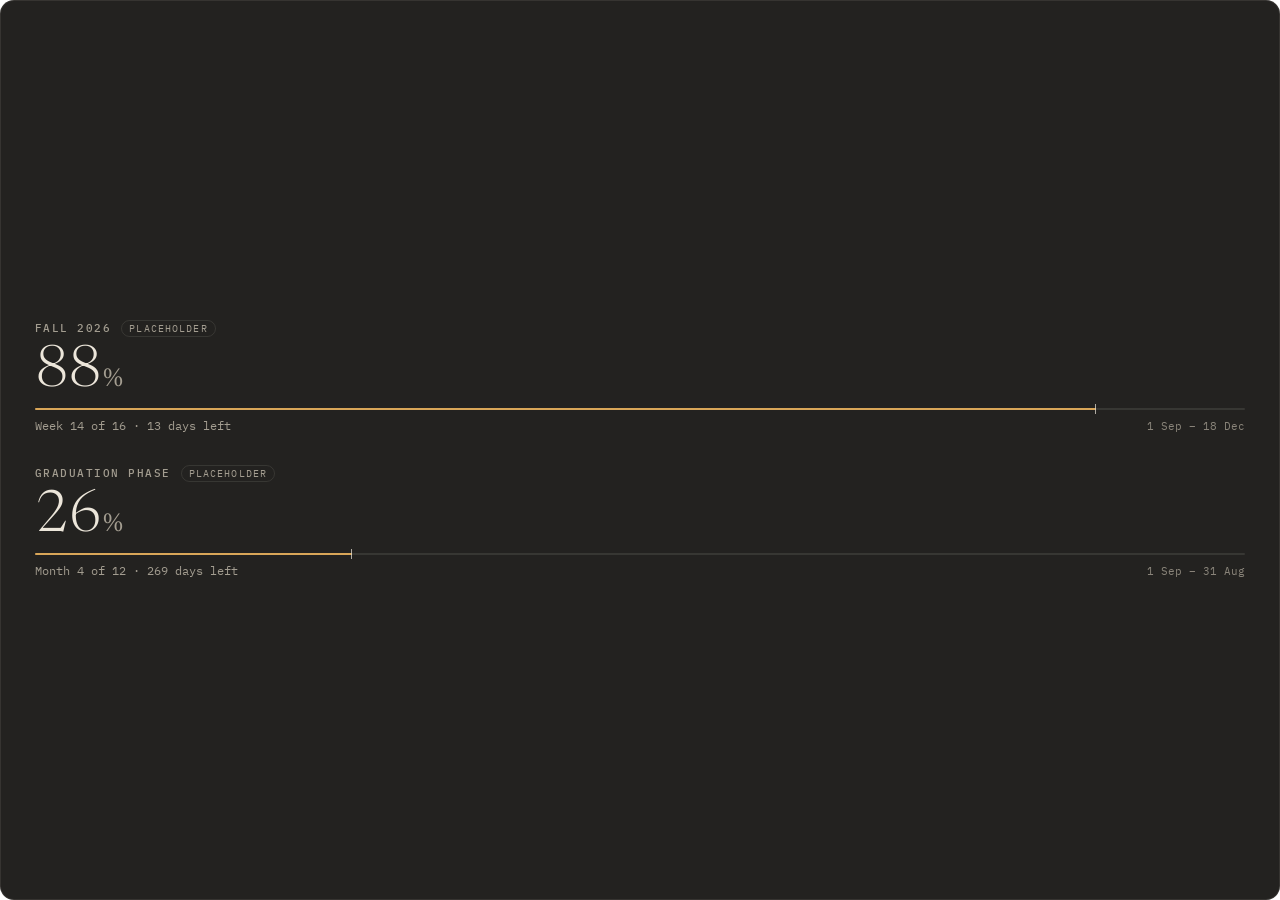
<file: research-log/progress.html>
<!doctype html>
<html lang="en">
<head>
<meta charset="utf-8">
<meta name="viewport" content="width=device-width, initial-scale=1">
<meta name="robots" content="noindex">
<link rel="icon" href="data:,">
<title>Progress · Research Log</title>
<link rel="preconnect" href="https://fonts.googleapis.com">
<link rel="preconnect" href="https://fonts.gstatic.com" crossorigin>
<link href="https://fonts.googleapis.com/css2?family=IBM+Plex+Mono:wght@400;500&family=Newsreader:ital,opsz,wght@0,6..72,300;0,6..72,400;0,6..72,500;1,6..72,400&display=swap" rel="stylesheet">
<script>/* theme + mode bootstrap (runs before paint). Edit CONFIG further down, not this. */
(function(){var q=new URLSearchParams(location.search),d=document.documentElement;d.dataset.theme=q.get('theme')||'ink';if(q.get('card')==='0')d.classList.add('bare');if(q.get('compact')==='1')d.classList.add('compact');})();</script>
<style>
:root{
  --surface:#232220; --line:rgba(236,230,218,.10); --hair:rgba(236,230,218,.09);
  --text:#ECE6DA; --muted:#A39D90; --accent:#D9A658; --accent-soft:rgba(217,166,88,.16);
  --serif:"Newsreader",Georgia,"Times New Roman",serif;
  --mono:"IBM Plex Mono",ui-monospace,SFMono-Regular,Menlo,Consolas,monospace;
}
:root[data-theme="paper"]{--surface:#F6F3EC;--line:rgba(38,35,31,.12);--hair:rgba(38,35,31,.12);--text:#26231F;--muted:#6B655B;--accent:#8F6418;--accent-soft:rgba(143,100,24,.14)}
@media (prefers-color-scheme: light){:root[data-theme="auto"]{--surface:#F6F3EC;--line:rgba(38,35,31,.12);--hair:rgba(38,35,31,.12);--text:#26231F;--muted:#6B655B;--accent:#8F6418;--accent-soft:rgba(143,100,24,.14)}}
*{box-sizing:border-box}
html,body{margin:0;height:100%;background:transparent;overflow:hidden}
body{color:var(--text);font:400 12px/1.45 var(--mono);-webkit-font-smoothing:antialiased;-moz-osx-font-smoothing:grayscale}
.card{position:fixed;inset:0;background:var(--surface);border:1px solid var(--hair);border-radius:14px;overflow:hidden}
.bare .card{background:transparent;border:0;border-radius:0}
.label{font:500 10.5px/1.25 var(--mono);letter-spacing:.14em;text-transform:uppercase;color:var(--muted);white-space:nowrap;overflow:hidden;text-overflow:ellipsis}
.serif{font-family:var(--serif);font-variant-numeric:lining-nums tabular-nums;font-optical-sizing:auto}
.tag{display:inline-block;flex:none;font:400 9.5px/1 var(--mono);letter-spacing:.12em;text-transform:uppercase;color:var(--muted);border:1px solid var(--line);border-radius:999px;padding:3px 7px 2px}
.bar{position:relative;height:2px;background:var(--line);border-radius:2px}
.bar i{position:absolute;left:0;top:0;bottom:0;background:var(--accent);border-radius:2px}
.bar b{position:absolute;top:-4px;width:1px;height:10px;background:var(--text);opacity:.7}

.wrap{position:absolute;inset:0;display:flex;flex-direction:column;justify-content:center;gap:clamp(14px,6vh,30px);padding:clamp(16px,5vmin,30px) clamp(18px,6vmin,34px)}
.row{display:flex;flex-direction:column;gap:8px}
.top{display:flex;align-items:center;gap:10px;min-width:0}
.foot{display:flex;justify-content:space-between;align-items:baseline;gap:14px;min-width:0}
.foot .range{flex:none;font-size:11px;color:var(--muted);white-space:nowrap;opacity:.8}
.pct{font-weight:300;font-size:clamp(30px,min(11vw,15vh),58px);line-height:.95;letter-spacing:-.015em}
.pct small{font-size:.45em;color:var(--muted);margin-left:.08em;font-weight:400}
.detail{font-size:11.5px;color:var(--muted);white-space:nowrap;overflow:hidden;text-overflow:ellipsis}
@media (max-width:360px){.foot .range{display:none}}
@media (max-height:240px){.wrap{gap:12px}.row{gap:5px}.pct{font-size:clamp(24px,10vh,34px)}}

.ph{font-family:var(--serif);font-style:italic;color:var(--muted);font-size:12px}

/* ---- compact (strip cell) grammar: label / figure / reading / caption / detail ----
   every cell shares these row heights, so readings line up across the strip */
.cmp{display:none}
.compact .wrap{display:none}
.compact .cmp{position:absolute;inset:0;display:flex;flex-direction:column;padding:14px 14px 13px}
.cmp .top{flex:none;display:flex;align-items:center;gap:8px;min-width:0;height:16px}
.cmp .top .label{min-width:0;overflow:hidden;text-overflow:ellipsis}
.cmp .top .tag{margin-left:auto}
.cmp .fig{flex:1 1 0;min-height:0;position:relative;margin:10px 0}
.cmp .fig > svg{position:absolute;left:0;top:50%;transform:translateY(-50%);overflow:visible}
.cmp .rd{flex:none;margin-top:auto;font-family:var(--serif);font-weight:300;font-variant-numeric:lining-nums tabular-nums;font-optical-sizing:auto;font-size:clamp(26px,min(22vw,14.5vh),40px);line-height:1;letter-spacing:-.015em;white-space:nowrap}
.cmp .rd .u{font-size:.42em;font-weight:400;color:var(--muted);margin-left:.1em;letter-spacing:0}
.cmp .rd .u.it{font-style:italic;margin-left:.28em}
.cmp .cap{flex:none;margin-top:7px;font-family:var(--serif);font-size:clamp(13px,min(9.5vw,6vh),15px);line-height:1.2;white-space:nowrap;overflow:hidden;text-overflow:ellipsis}
.cmp .cap.muted{color:var(--muted);font-style:italic}
.cmp .det{flex:none;margin-top:7px;font:400 10.5px/1.3 var(--mono);letter-spacing:.01em;color:var(--muted);white-space:nowrap;overflow:hidden;text-overflow:ellipsis}
@media (max-height:175px){.cmp .fig{display:none}}
.cmp .fig > svg.ruler{right:0;width:100%;height:min(100%,30px)}
.ruler line{vector-effect:non-scaling-stroke;stroke-width:1}
.ruler .base{stroke:var(--line)}
.ruler .past{stroke:var(--text);opacity:.5}
.ruler .fut{stroke:var(--muted);opacity:.35}
.ruler .cur{stroke:var(--accent);stroke-width:2}
</style>
</head>
<body>
<div class="card">
  <main class="wrap" id="full"></main>
  <section class="cmp" id="cmp"></section>
</div>
<script>
/* ============================== CONFIG ==============================
   Dates are calendar days (inclusive) in TZ below. Delete `placeholder: true`
   once you've checked a date — the "placeholder" tag then disappears.
   URL overrides: ?s1=2026-09-01&e1=2026-12-18&l1=Fall%202026&s2=…&e2=…&l2=…  */
const SEMESTER = { label: 'Fall 2026', start: '2026-09-01', end: '2026-12-18', placeholder: true }; // PLACEHOLDER: verify against the KAIST academic calendar
const MILESTONE = { label: 'Graduation phase', start: '2026-09-01', end: '2027-08-31', placeholder: true }; // PLACEHOLDER
const TZ = 'Asia/Seoul';
/* =================================================================== */

const q = new URLSearchParams(location.search);
const rows = [
  { ...SEMESTER, label: q.get('l1') || SEMESTER.label, start: q.get('s1') || SEMESTER.start, end: q.get('e1') || SEMESTER.end, placeholder: q.has('s1') ? false : SEMESTER.placeholder },
  { ...MILESTONE, label: q.get('l2') || MILESTONE.label, start: q.get('s2') || MILESTONE.start, end: q.get('e2') || MILESTONE.end, placeholder: q.has('s2') ? false : MILESTONE.placeholder },
];
const compact = document.documentElement.classList.contains('compact');
const DAY = 86400000;
const MO = ['Jan','Feb','Mar','Apr','May','Jun','Jul','Aug','Sep','Oct','Nov','Dec'];

/* "now" expressed as a UTC timestamp of the TZ wall clock, so date strings compare as plain UTC days */
function wallNow() {
  const p = {}; new Intl.DateTimeFormat('en-GB', { timeZone: TZ, hourCycle: 'h23', year: 'numeric', month: '2-digit', day: '2-digit', hour: '2-digit', minute: '2-digit', second: '2-digit' })
    .formatToParts(new Date()).forEach(x => p[x.type] = x.value);
  return Date.UTC(+p.year, +p.month - 1, +p.day, (+p.hour) % 24, +p.minute, +p.second);
}
const d0 = s => { const [y, m, d] = s.split('-').map(Number); return Date.UTC(y, m - 1, d); };
const short = t => { const d = new Date(t); return d.getUTCDate() + ' ' + MO[d.getUTCMonth()]; };

function measure(r, now) {
  const s = d0(r.start), e = d0(r.end) + DAY;          // end is inclusive
  const total = (e - s) / DAY, today = Math.floor(now / DAY) * DAY;
  const f = Math.min(1, Math.max(0, (now - s) / (e - s)));
  const left = Math.round((d0(r.end) - today) / DAY);
  const tw = Math.ceil(total / 7), w = Math.max(0, Math.min(tw, Math.floor((now - s) / DAY / 7) + 1));
  const dl = `${left} day${left === 1 ? '' : 's'} left`;
  let detail, caps;
  if (now < s) { const n = Math.round((s - today) / DAY); detail = `starts in ${n} day${n === 1 ? '' : 's'}`; caps = [detail, `in ${n} d`]; }
  else if (now >= e) { detail = 'complete'; caps = [detail]; }
  else if (total > 140) {
    const tm = Math.round(total / 30.44), m = Math.min(tm, Math.floor((now - s) / DAY / 30.44) + 1);
    detail = `Month ${m} of ${tm} · ${dl}`; caps = [detail, `Month ${m} of ${tm}`, `Mo ${m}/${tm}`];
  } else {
    detail = `Week ${w} of ${tw} · ${dl}`; caps = [detail, `Week ${w} of ${tw}`, `Wk ${w}/${tw}`];
  }
  return { f, w, tw, detail, caps, range: `${short(s)} – ${short(d0(r.end))}` };
}
const pct = f => { const v = f * 100; return v >= 99.95 || v === 0 ? String(Math.round(v)) : v.toFixed(v < 10 ? 1 : 0); };
const tag = r => r.placeholder ? '<span class="tag">placeholder</span>' : '';
const bar = f => `<div class="bar"><i style="width:${(f * 100).toFixed(2)}%"></i><b style="left:calc(${(f * 100).toFixed(2)}% - .5px)"></b></div>`;

// first variant whose laid-out width fits the line (Range width is fractional; scrollWidth rounds)
function fitText(el, variants) {
  const r = document.createRange();
  for (const v of variants) { el.innerHTML = v; r.selectNodeContents(el); if (r.getBoundingClientRect().width <= el.clientWidth - 0.5) return; }
}
/* compact figure: one hairline tick per week; elapsed weeks solid, this week in brass */
function ruler(mm) {
  const n = Math.max(2, Math.min(60, mm.tw)), parts = [];
  for (let i = 0; i < n; i++) {
    const x = (i / (n - 1) * 100).toFixed(2), cur = i === mm.w - 1, past = i < mm.w - 1;
    parts.push(`<line class="${cur ? 'cur' : past ? 'past' : 'fut'}" x1="${x}" x2="${x}" y1="${cur ? 0 : past ? 9 : 15}" y2="30"/>`);
  }
  return `<svg class="ruler" viewBox="0 0 100 30" preserveAspectRatio="none" aria-hidden="true"><line class="base" x1="0" x2="100" y1="30" y2="30"/>${parts.join('')}</svg>`;
}
function render() {
  const now = wallNow();
  const m = rows.map(r => measure(r, now));
  if (compact) {
    const c = document.getElementById('cmp'), p2 = pct(m[1].f), L2 = rows[1].label;
    c.innerHTML = `<div class="top"><span class="label">${rows[0].label}</span>${tag(rows[0])}</div>
      <div class="fig">${ruler(m[0])}</div>
      <div class="rd">${pct(m[0].f)}<span class="u">%</span></div>
      <div class="cap" data-cap></div>
      <div class="det" data-det></div>`;
    const lab = c.querySelector('.top .label'), tg = c.querySelector('.top .tag');
    if (tg && lab.scrollWidth > lab.clientWidth + 1) tg.remove();
    fitText(c.querySelector('[data-cap]'), m[0].caps);
    fitText(c.querySelector('[data-det]'), [`${L2} ${p2}%${rows[1].placeholder ? ' · placeholder' : ''}`, `${L2} ${p2}%`, `${L2.split(' ')[0]} ${p2}%`, `${p2}%`]);
    return;
  }
  document.getElementById('full').innerHTML = rows.map((r, i) => `
    <div class="row">
      <div class="top"><div class="label">${r.label}</div>${tag(r)}</div>
      <div class="pct serif">${pct(m[i].f)}<small>%</small></div>
      ${bar(m[i].f)}
      <div class="foot"><span class="detail">${m[i].detail}</span><span class="range">${m[i].range}</span></div>
    </div>`).join('');
}
render();
if (document.fonts) document.fonts.ready.then(render);
addEventListener('resize', render);
setInterval(render, 60000);
document.addEventListener('visibilitychange', () => { if (!document.hidden) render(); });
</script>
</body>
</html>
</file>
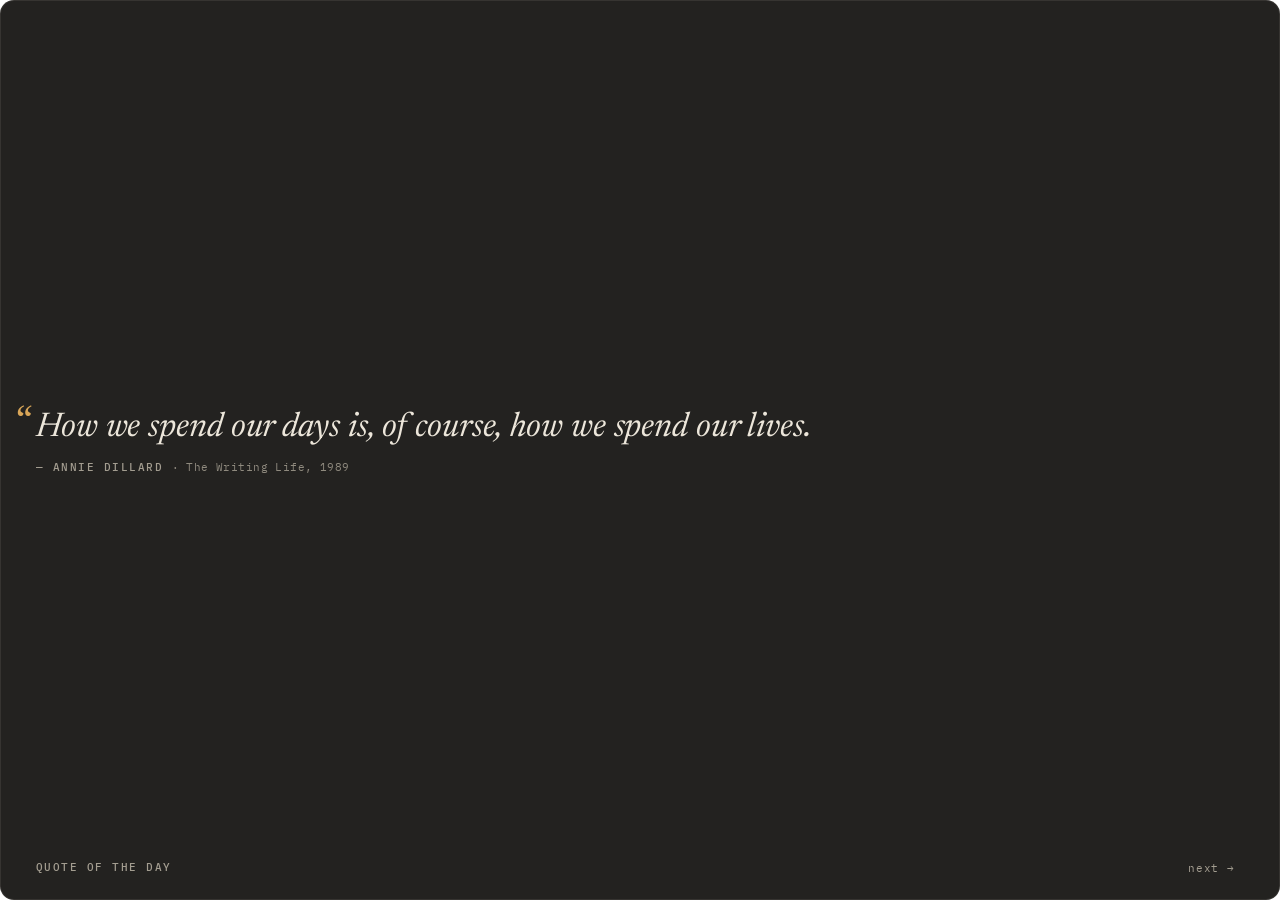
<file: research-log/quote.html>
<!doctype html>
<html lang="en">
<head>
<meta charset="utf-8">
<meta name="viewport" content="width=device-width, initial-scale=1">
<meta name="robots" content="noindex">
<link rel="icon" href="data:,">
<title>Quote · Research Log</title>
<link rel="preconnect" href="https://fonts.googleapis.com">
<link rel="preconnect" href="https://fonts.gstatic.com" crossorigin>
<link href="https://fonts.googleapis.com/css2?family=IBM+Plex+Mono:wght@400;500&family=Newsreader:ital,opsz,wght@0,6..72,300;0,6..72,400;0,6..72,500;1,6..72,400&display=swap" rel="stylesheet">
<script>/* theme + mode bootstrap (runs before paint). Edit CONFIG further down, not this. */
(function(){var q=new URLSearchParams(location.search),d=document.documentElement;d.dataset.theme=q.get('theme')||'ink';if(q.get('card')==='0')d.classList.add('bare');if(q.get('compact')==='1')d.classList.add('compact');})();</script>
<style>
:root{
  --surface:#232220; --line:rgba(236,230,218,.10); --hair:rgba(236,230,218,.09);
  --text:#ECE6DA; --muted:#A39D90; --accent:#D9A658; --accent-soft:rgba(217,166,88,.16);
  --serif:"Newsreader",Georgia,"Times New Roman",serif;
  --mono:"IBM Plex Mono",ui-monospace,SFMono-Regular,Menlo,Consolas,monospace;
}
:root[data-theme="paper"]{--surface:#F6F3EC;--line:rgba(38,35,31,.12);--hair:rgba(38,35,31,.12);--text:#26231F;--muted:#6B655B;--accent:#8F6418;--accent-soft:rgba(143,100,24,.14)}
@media (prefers-color-scheme: light){:root[data-theme="auto"]{--surface:#F6F3EC;--line:rgba(38,35,31,.12);--hair:rgba(38,35,31,.12);--text:#26231F;--muted:#6B655B;--accent:#8F6418;--accent-soft:rgba(143,100,24,.14)}}
*{box-sizing:border-box}
html,body{margin:0;height:100%;background:transparent;overflow:hidden}
body{color:var(--text);font:400 12px/1.45 var(--mono);-webkit-font-smoothing:antialiased;-moz-osx-font-smoothing:grayscale}
.card{position:fixed;inset:0;background:var(--surface);border:1px solid var(--hair);border-radius:14px;overflow:hidden}
.bare .card{background:transparent;border:0;border-radius:0}
.label{font:500 10.5px/1.25 var(--mono);letter-spacing:.14em;text-transform:uppercase;color:var(--muted);white-space:nowrap}

.wrap{position:absolute;inset:0;display:flex;flex-direction:column;padding:clamp(16px,5vmin,30px) clamp(22px,8vmin,44px) clamp(12px,4vmin,22px)}
.box{flex:1;min-height:0;display:flex;align-items:center}
figure{margin:0;width:100%;cursor:pointer}
blockquote{position:relative;margin:0;font-family:var(--serif);font-style:italic;font-weight:400;line-height:1.28;letter-spacing:-.003em;text-wrap:balance}
blockquote::before{content:"\201C";position:absolute;left:-.48em;top:-.06em;color:var(--accent);font-style:normal;font-size:1.25em;line-height:1}
figcaption{margin-top:.9em;font:500 10.5px/1.4 var(--mono);letter-spacing:.14em;text-transform:uppercase;color:var(--muted)}
figcaption .src{letter-spacing:.04em;text-transform:none;font-weight:400;opacity:.85}
.bar{display:flex;justify-content:space-between;align-items:center;margin-top:8px}
button{all:unset;cursor:pointer;font:400 10.5px/1 var(--mono);letter-spacing:.08em;color:var(--muted);padding:4px 0}
button:hover,button:focus-visible{color:var(--text)}
button:focus-visible{outline:1px solid var(--line);outline-offset:3px}
.fade{transition:opacity .35s ease}
.compact .wrap{padding:4px 4px 4px 18px}
.compact .bar{display:none}
.compact figcaption{margin-top:.55em;font-size:9.5px}
@media (prefers-reduced-motion: reduce){.fade{transition:none}}
</style>
</head>
<body>
<div class="card">
  <main class="wrap">
    <div class="box" id="box"><figure id="fig" class="fade" title="Next quote"><blockquote id="q"></blockquote><figcaption id="c"></figcaption></figure></div>
    <div class="bar"><span class="label" id="day"></span><button id="next" type="button">next →</button></div>
  </main>
</div>
<script>
/* ============================== CONFIG ==============================
   Short, sourced quotes on science, craft, attention and writing.
   One is chosen per day (KST) in a fixed shuffled order; tap to cycle.
   Add your own: { q: 'text', a: 'Author', s: 'source, year' }.
   URL overrides: ?i=3 pins a quote (0-based) · ?hidesrc=1 hides sources  */
const QUOTES = [
  { q: 'What I cannot create, I do not understand.', a: 'Richard Feynman', s: 'his blackboard, 1988' },
  { q: 'The first principle is that you must not fool yourself — and you are the easiest person to fool.', a: 'Richard Feynman', s: 'Cargo Cult Science, 1974' },
  { q: 'For a successful technology, reality must take precedence over public relations, for nature cannot be fooled.', a: 'Richard Feynman', s: 'Rogers Commission report, 1986' },
  { q: 'I learned very early the difference between knowing the name of something and knowing something.', a: 'Richard Feynman', s: '1988' },
  { q: 'Essentially, all models are wrong, but some are useful.', a: 'George E. P. Box', s: 'Empirical Model-Building, 1987' },
  { q: 'The purpose of computing is insight, not numbers.', a: 'Richard Hamming', s: 'Numerical Methods for Scientists and Engineers, 1962' },
  { q: 'If you don’t work on important problems, it’s not likely that you’ll do important work.', a: 'Richard Hamming', s: 'You and Your Research, 1986' },
  { q: 'In science, if you know what you are doing, you should not be doing it.', a: 'Richard Hamming', s: 'The Art of Doing Science and Engineering, 1997' },
  { q: 'Premature optimization is the root of all evil.', a: 'Donald Knuth', s: 'Structured Programming with go to Statements, 1974' },
  { q: 'How we spend our days is, of course, how we spend our lives.', a: 'Annie Dillard', s: 'The Writing Life, 1989' },
  { q: 'Does the flap of a butterfly’s wings in Brazil set off a tornado in Texas?', a: 'Edward N. Lorenz', s: 'AAAS address, 1972' },
  { q: 'Big whirls have little whirls that feed on their velocity, and little whirls have lesser whirls and so on to viscosity.', a: 'Lewis Fry Richardson', s: 'Weather Prediction by Numerical Process, 1922' },
  { q: 'The Analytical Engine has no pretensions whatever to originate any thing. It can do whatever we know how to order it to perform.', a: 'Ada Lovelace', s: 'Notes on the Analytical Engine, 1843' },
  { q: 'Science is built up of facts, as a house is built of stones; but an accumulation of facts is no more a science than a heap of stones is a house.', a: 'Henri Poincaré', s: 'Science and Hypothesis, 1902' },
  { q: 'The eternal mystery of the world is its comprehensibility.', a: 'Albert Einstein', s: 'Physics and Reality, 1936' },
  { q: 'Extraordinary claims require extraordinary evidence.', a: 'Carl Sagan', s: 'Cosmos, 1980' },
  { q: 'If I have seen further it is by standing on the shoulders of giants.', a: 'Isaac Newton', s: 'letter to Robert Hooke, 1675' },
  { q: 'When you can measure what you are speaking about, and express it in numbers, you know something about it.', a: 'Lord Kelvin', s: 'lecture, 1883' },
  { q: 'Clear thinking becomes clear writing; one can’t exist without the other.', a: 'William Zinsser', s: 'On Writing Well, 1976' },
  { q: 'Omit needless words.', a: 'William Strunk Jr.', s: 'The Elements of Style, 1918' },
  { q: 'Good prose is like a windowpane.', a: 'George Orwell', s: 'Why I Write, 1946' },
  { q: 'Attention is the rarest and purest form of generosity.', a: 'Simone Weil', s: 'letter to Joë Bousquet, 1942' },
  { q: 'Attention is the beginning of devotion.', a: 'Mary Oliver', s: 'Upstream, 2016' },
  { q: 'Far better an approximate answer to the right question, which is often vague, than an exact answer to the wrong question, which can always be made precise.', a: 'John W. Tukey', s: 'The Future of Data Analysis, 1962' },
  { q: 'Simplicity is prerequisite for reliability.', a: 'Edsger W. Dijkstra', s: 'EWD498, 1975' },
  { q: 'The best way to predict the future is to invent it.', a: 'Alan Kay', s: '1971' },
  { q: 'Everyone knows that debugging is twice as hard as writing a program in the first place.', a: 'Brian Kernighan', s: 'The Elements of Programming Style, 1974' },
  { q: 'Plan to throw one away; you will, anyhow.', a: 'Fred Brooks', s: 'The Mythical Man-Month, 1975' },
  { q: 'In the fields of observation, chance favours only the prepared mind.', a: 'Louis Pasteur', s: 'lecture at Lille, 1854' },
  { q: 'While we are postponing, life speeds by.', a: 'Seneca', s: 'Letters to Lucilius, I' },
  { q: 'Every man can, if he so desires, become the sculptor of his own brain.', a: 'Santiago Ramón y Cajal', s: 'Advice for a Young Investigator, 1897' },
  { q: 'We especially need imagination in science. It is not all mathematics, nor all logic, but it is somewhat beauty and poetry.', a: 'Maria Mitchell', s: 'journals' },
  { q: 'Equipped with his five senses, man explores the universe around him and calls the adventure Science.', a: 'Edwin Hubble', s: 'The Nature of Science, 1954' },
  { q: 'If you cannot solve the proposed problem, try to solve first some related problem.', a: 'George Pólya', s: 'How to Solve It, 1945' },
  { q: 'With four parameters I can fit an elephant, and with five I can make him wiggle his trunk.', a: 'John von Neumann', s: 'as recalled by Enrico Fermi, 1953' },
  { q: 'Nothing is too wonderful to be true, if it be consistent with the laws of nature.', a: 'Michael Faraday', s: 'laboratory notebook, 1849' },
  { q: 'Data dominates. If you’ve chosen the right data structures and organized things well, the algorithms will almost always be self-evident.', a: 'Rob Pike', s: 'Notes on Programming in C, 1989' },
  { q: 'Beyond the stars, there are yet more worlds.', a: 'Muhammad Iqbal', s: 'Sitāron se āge jahān aur bhī hain · Bāl-e-Jibrīl, 1935' },
];
const TZ_OFFSET_HOURS = 9;   // the day flips at local midnight in this offset (KST)
/* =================================================================== */

const qs = new URLSearchParams(location.search);
const compact = document.documentElement.classList.contains('compact');
const hideSrc = qs.get('hidesrc') === '1' || compact;
const n = QUOTES.length;
const gcd = (a, b) => b ? gcd(b, a % b) : a;
const step = [7, 11, 13, 17, 19].find(s => gcd(s, n) === 1);
const day = Math.floor((Date.now() + TZ_OFFSET_HOURS * 3600000) / 86400000);
let idx = qs.has('i') ? (+qs.get('i')) % n : (day * step + 5) % n;

const qEl = document.getElementById('q'), cEl = document.getElementById('c'), box = document.getElementById('box'), fig = document.getElementById('fig');
document.getElementById('day').textContent = 'Quote of the day';
const esc = s => s.replace(/[&<>"]/g, c => ({ '&': '&amp;', '<': '&lt;', '>': '&gt;', '"': '&quot;' }[c]));

function fit() {
  // largest size that fits the box; long quotes shrink, short ones stay generous
  const vw = innerWidth, vh = innerHeight;
  let size = Math.round(Math.min(compact ? 22 : 34, Math.max(13, Math.min(vw * (compact ? .055 : .075), vh * (compact ? .26 : .14)))));
  const len = QUOTES[idx].q.length;
  if (len > 110) size = Math.round(size * .86);
  const wrap = document.querySelector('.wrap');
  for (; size >= 12; size--) {
    qEl.style.fontSize = size + 'px';
    wrap.style.paddingLeft = Math.round(size * (compact ? .5 : .55) + (compact ? 6 : 16)) + 'px';
    if (fig.scrollHeight <= box.clientHeight && fig.scrollWidth <= box.clientWidth + 1) break;
  }
}
function show(i, animate) {
  const Q = QUOTES[i];
  const put = () => {
    qEl.innerHTML = esc(Q.q);
    cEl.innerHTML = `— ${esc(Q.a)}${!hideSrc && Q.s ? ` <span class="src">· ${esc(Q.s)}</span>` : ''}`;
    fit(); fig.style.opacity = 1;
  };
  if (animate) { fig.style.opacity = 0; setTimeout(put, 220); } else put();
}
const next = () => { idx = (idx + 1) % n; show(idx, true); };
fig.addEventListener('click', next);
document.getElementById('next').addEventListener('click', next);
addEventListener('resize', fit);
show(idx, false);
if (document.fonts) document.fonts.ready.then(fit);
</script>
</body>
</html>
</file>
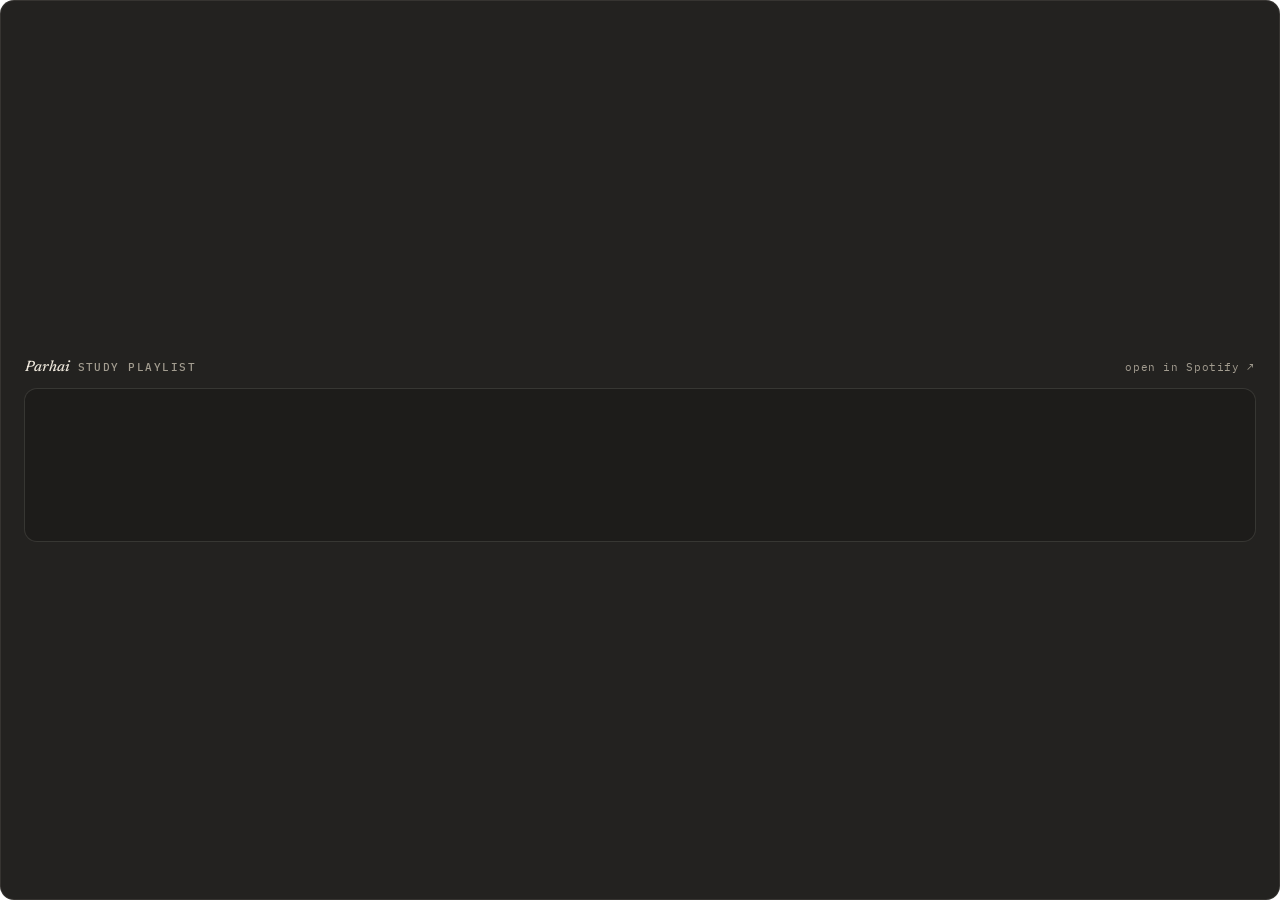
<file: research-log/spotify.html>
<!doctype html>
<html lang="en">
<head>
<meta charset="utf-8">
<meta name="viewport" content="width=device-width, initial-scale=1">
<meta name="robots" content="noindex">
<link rel="icon" href="data:,">
<title>Parhai · Research Log</title>
<link rel="preconnect" href="https://fonts.googleapis.com">
<link rel="preconnect" href="https://fonts.gstatic.com" crossorigin>
<link rel="preconnect" href="https://open.spotify.com">
<link href="https://fonts.googleapis.com/css2?family=IBM+Plex+Mono:wght@400;500&family=Newsreader:ital,opsz,wght@0,6..72,300;0,6..72,400;0,6..72,500;1,6..72,400&display=swap" rel="stylesheet">
<script>/* theme + mode bootstrap (runs before paint). Edit CONFIG further down, not this. */
(function(){var q=new URLSearchParams(location.search),d=document.documentElement;d.dataset.theme=q.get('theme')||'ink';if(q.get('card')==='0')d.classList.add('bare');if(q.get('compact')==='1')d.classList.add('compact');})();</script>
<style>
:root{
  --surface:#232220; --line:rgba(236,230,218,.10); --hair:rgba(236,230,218,.09);
  --text:#ECE6DA; --muted:#A39D90; --accent:#D9A658; --accent-soft:rgba(217,166,88,.16);
  --serif:"Newsreader",Georgia,"Times New Roman",serif;
  --mono:"IBM Plex Mono",ui-monospace,SFMono-Regular,Menlo,Consolas,monospace;
}
:root[data-theme="paper"]{--surface:#F6F3EC;--line:rgba(38,35,31,.12);--hair:rgba(38,35,31,.12);--text:#26231F;--muted:#6B655B;--accent:#8F6418;--accent-soft:rgba(143,100,24,.14)}
@media (prefers-color-scheme: light){:root[data-theme="auto"]{--surface:#F6F3EC;--line:rgba(38,35,31,.12);--hair:rgba(38,35,31,.12);--text:#26231F;--muted:#6B655B;--accent:#8F6418;--accent-soft:rgba(143,100,24,.14)}}
*{box-sizing:border-box}
html,body{margin:0;height:100%;background:transparent;overflow:hidden}
body{color:var(--text);font:400 12px/1.45 var(--mono);-webkit-font-smoothing:antialiased;-moz-osx-font-smoothing:grayscale}
.card{position:fixed;inset:0;background:var(--surface);border:1px solid var(--hair);border-radius:14px;overflow:hidden}
.bare .card{background:transparent;border:0;border-radius:0}
.label{font:500 10.5px/1.25 var(--mono);letter-spacing:.14em;text-transform:uppercase;color:var(--muted);white-space:nowrap;overflow:hidden;text-overflow:ellipsis}

.wrap{position:absolute;inset:0;display:flex;flex-direction:column;justify-content:center;gap:12px;padding:clamp(12px,4vmin,22px) clamp(14px,4.5vmin,24px)}
.head{display:flex;align-items:baseline;justify-content:space-between;gap:12px}
.head a{flex:none;font:400 10.5px/1 var(--mono);letter-spacing:.06em;color:var(--muted);text-decoration:none;border-bottom:1px solid transparent;padding-bottom:2px}
.head a:hover,.head a:focus-visible{color:var(--text);border-bottom-color:var(--line);outline:none}
.title{font-family:var(--serif);font-style:italic;font-size:15px;color:var(--text);letter-spacing:0;text-transform:none;margin-right:.5em}
.player{position:relative;border-radius:12px;overflow:hidden;background:rgba(0,0,0,.18);box-shadow:0 0 0 1px var(--line)}
.player iframe{display:block;width:100%;border:0;border-radius:12px}
.bare .wrap{padding:6px}
@media (max-height:190px){.head{display:none}}
</style>
</head>
<body>
<div class="card">
  <main class="wrap">
    <div class="head">
      <div class="label"><span class="title" id="title"></span><span id="sub"></span></div>
      <a id="open" target="_blank" rel="noopener">open in Spotify ↗</a>
    </div>
    <div class="player"><iframe id="sp" title="Spotify player" allow="autoplay; clipboard-write; encrypted-media; fullscreen; picture-in-picture" loading="lazy"></iframe></div>
  </main>
</div>
<script>
/* ============================== CONFIG ==============================
   Any Spotify playlist/album/track id works. HEIGHT: 152 = compact player,
   352 = player with track list. theme=0 asks Spotify for its dark variant.
   URL overrides: ?id=<playlist id>&type=playlist&h=352&title=Parhai  */
const PLAYLIST = {
  title: 'Parhai',
  subtitle: 'study playlist',
  type: 'playlist',
  id: '5hGkozycxt4V7t75Zb6ROx',
  height: 152,
};
/* =================================================================== */

const q = new URLSearchParams(location.search);
const type = q.get('type') || PLAYLIST.type, id = q.get('id') || PLAYLIST.id;
const h = +(q.get('h') || PLAYLIST.height);
document.getElementById('title').textContent = q.get('title') || PLAYLIST.title;
document.getElementById('sub').textContent = q.has('title') ? '' : PLAYLIST.subtitle;
document.getElementById('open').href = `https://open.spotify.com/${type}/${id}`;
const sp = document.getElementById('sp');
sp.height = h;
sp.src = `https://open.spotify.com/embed/${type}/${id}?utm_source=generator&theme=0`;
</script>
</body>
</html>
</file>
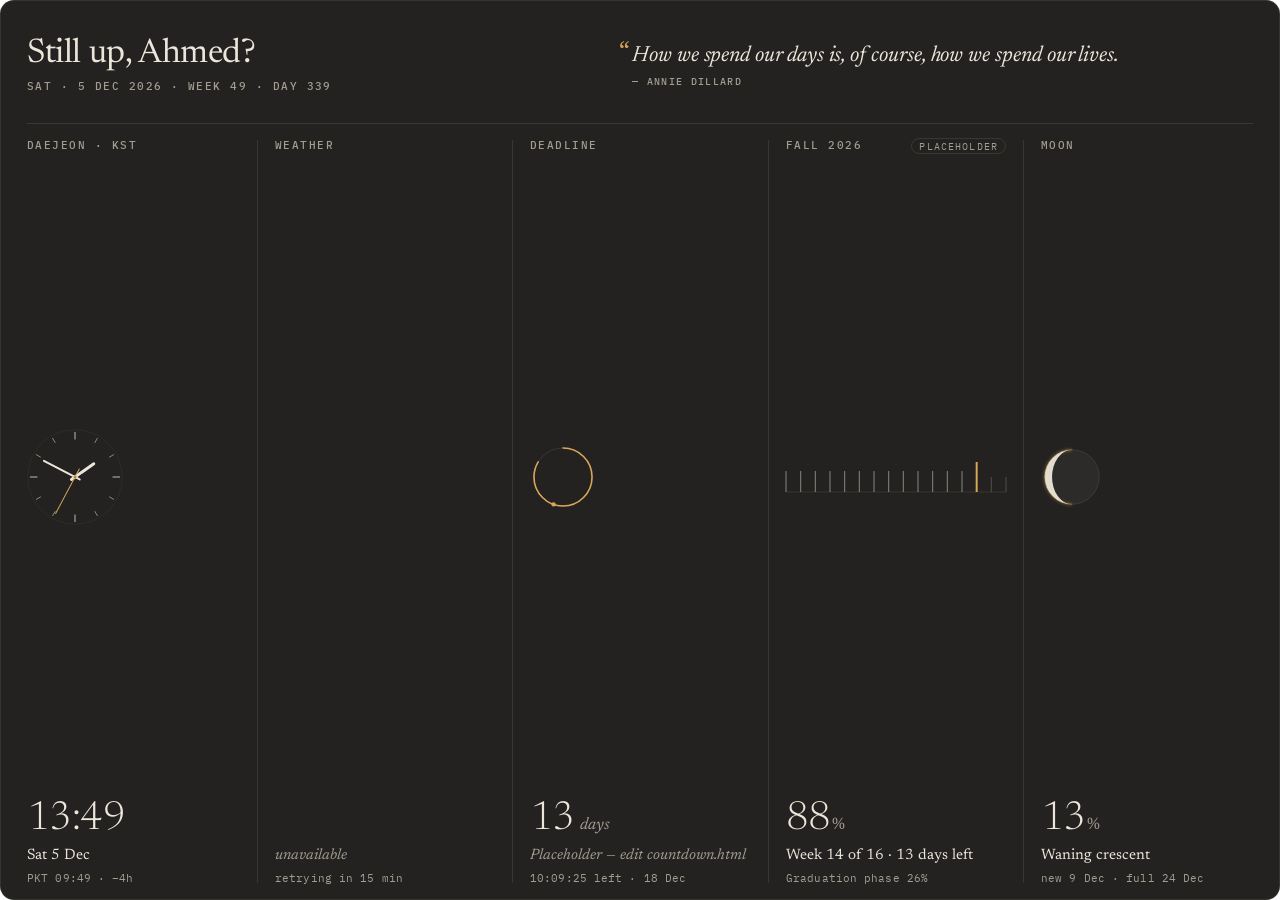
<file: research-log/strip.html>
<!doctype html>
<html lang="en">
<head>
<meta charset="utf-8">
<meta name="viewport" content="width=device-width, initial-scale=1">
<meta name="robots" content="noindex">
<link rel="icon" href="data:,">
<title>Instruments · Research Log</title>
<link rel="preconnect" href="https://fonts.googleapis.com">
<link rel="preconnect" href="https://fonts.gstatic.com" crossorigin>
<link rel="preconnect" href="https://api.open-meteo.com">
<link href="https://fonts.googleapis.com/css2?family=IBM+Plex+Mono:wght@400;500&family=Newsreader:ital,opsz,wght@0,6..72,300;0,6..72,400;0,6..72,500;1,6..72,400&display=swap" rel="stylesheet">
<script>/* theme + mode bootstrap (runs before paint). Edit CONFIG further down, not this. */
(function(){var q=new URLSearchParams(location.search),d=document.documentElement;d.dataset.theme=q.get('theme')||'ink';if(q.get('card')==='0')d.classList.add('bare');})();</script>
<style>
:root{
  --surface:#232220; --line:rgba(236,230,218,.10); --hair:rgba(236,230,218,.09);
  --text:#ECE6DA; --muted:#A39D90; --accent:#D9A658; --accent-soft:rgba(217,166,88,.16);
  --serif:"Newsreader",Georgia,"Times New Roman",serif;
  --mono:"IBM Plex Mono",ui-monospace,SFMono-Regular,Menlo,Consolas,monospace;
}
:root[data-theme="paper"]{--surface:#F6F3EC;--line:rgba(38,35,31,.12);--hair:rgba(38,35,31,.12);--text:#26231F;--muted:#6B655B;--accent:#8F6418;--accent-soft:rgba(143,100,24,.14)}
@media (prefers-color-scheme: light){:root[data-theme="auto"]{--surface:#F6F3EC;--line:rgba(38,35,31,.12);--hair:rgba(38,35,31,.12);--text:#26231F;--muted:#6B655B;--accent:#8F6418;--accent-soft:rgba(143,100,24,.14)}}
*{box-sizing:border-box}
html,body{margin:0;height:100%;background:transparent;overflow:hidden}
body{color:var(--text);font:400 12px/1.45 var(--mono);-webkit-font-smoothing:antialiased;-moz-osx-font-smoothing:grayscale}
.card{position:fixed;inset:0;display:flex;flex-direction:column;background:var(--surface);border:1px solid var(--hair);border-radius:14px;overflow:hidden}
.bare .card{background:transparent;border:0;border-radius:0}
.label{font:500 10.5px/1.25 var(--mono);letter-spacing:.14em;text-transform:uppercase;color:var(--muted);white-space:nowrap}

.mast{flex:none;display:flex;align-items:center;justify-content:space-between;gap:28px;padding:clamp(14px,5.5vh,22px) clamp(18px,3vw,26px) clamp(12px,4.2vh,16px)}
.greet{min-width:0}
h1{margin:0 0 7px;font:400 clamp(22px,4vw,34px)/1.05 var(--serif);font-optical-sizing:auto;letter-spacing:-.012em;white-space:nowrap;overflow:hidden;text-overflow:ellipsis}
.quote{flex:1 1 0;max-width:52%;height:clamp(54px,22vh,84px);border:0;background:transparent;align-self:center}
.hint{display:none}
.rule{flex:none;position:relative;height:1px;background:var(--line);margin:0 clamp(18px,3vw,26px)}
.readings{flex:1;min-height:0;display:grid;grid-auto-flow:column;grid-auto-columns:minmax(0,1fr)}
.cell{position:relative;min-width:0}
.cell + .cell::before{content:"";position:absolute;left:0;top:16px;bottom:16px;width:1px;background:var(--line)}
.cell iframe{position:absolute;inset:0 4px;width:calc(100% - 8px);height:100%;border:0;background:transparent;display:block}
.cell:first-child iframe{left:clamp(4px,1.2vw,12px);width:calc(100% - clamp(4px,1.2vw,12px) - 4px)}
@media (max-width:760px){.quote{max-width:48%}}
@media (max-width:620px){
  .quote{display:none}
  .hint{display:block;position:absolute;right:0;top:-7px;line-height:14px;padding-left:10px;background:var(--surface)}
  .bare .hint{background:transparent}
  .readings{display:flex;overflow-x:auto;overflow-y:hidden;scroll-snap-type:x mandatory;scrollbar-width:none;-webkit-overflow-scrolling:touch;overscroll-behavior-x:contain}
  .readings::-webkit-scrollbar{display:none}
  .cell{flex:0 0 78%;scroll-snap-align:start}
  .cell:last-child{margin-right:12px}
}
@media (max-height:250px){h1{font-size:22px;margin-bottom:4px}.mast{padding-top:10px;padding-bottom:8px}}
</style>
</head>
<body>
<div class="card">
  <header class="mast">
    <div class="greet">
      <h1 id="greet">Good evening, Ahmed.</h1>
      <div class="label" id="dateline"></div>
    </div>
    <iframe class="quote" id="quote" title="Quote of the day"></iframe>
  </header>
  <div class="rule"><span class="label hint">swipe →</span></div>
  <section class="readings" id="readings"></section>
</div>
<script>
/* ============================== CONFIG ==============================
   The Home "instrument strip": a masthead + a row of compact widgets
   (each is its own file in this folder, loaded with ?card=0&compact=1).
   CELLS: order/choose any of clock, weather, countdown, progress, moon, timer, gpu.
   CELL_PARAMS: extra query string per cell, e.g. countdown: 'to=2027-01-28T23:59:00-12:00&label=ICML'.
   URL overrides: ?name=Ahmed&cells=clock,weather,moon&theme=paper  */
const NAME = 'Ahmed';
const DATE_TZ = 'Asia/Seoul';            // the date line is shown in this zone
const CELLS = ['clock', 'weather', 'countdown', 'progress', 'moon'];
const CELL_PARAMS = { countdown: '' };
const SHOW_QUOTE = true;
/* =================================================================== */

const q = new URLSearchParams(location.search);
const name = q.get('name') || NAME;
const cells = (q.get('cells') || CELLS.join(',')).split(',').map(s => s.trim()).filter(Boolean);
const theme = document.documentElement.dataset.theme;
const src = (w, extra) => `${w}.html?card=0&compact=1&theme=${encodeURIComponent(theme)}${extra ? '&' + extra : ''}`;

document.getElementById('readings').innerHTML = cells.map(c =>
  `<div class="cell"><iframe src="${src(c, CELL_PARAMS[c] || q.get(c) || '')}" title="${c}" scrolling="no"></iframe></div>`).join('');
const qf = document.getElementById('quote');
if (SHOW_QUOTE && q.get('quote') !== '0') qf.src = src('quote'); else qf.remove();

const WD = ['SUN','MON','TUE','WED','THU','FRI','SAT'], MO = ['JAN','FEB','MAR','APR','MAY','JUN','JUL','AUG','SEP','OCT','NOV','DEC'];
function isoWeek(y, m, d) {
  const t = new Date(Date.UTC(y, m, d)), wd = t.getUTCDay() || 7;
  t.setUTCDate(t.getUTCDate() + 4 - wd);
  const y0 = new Date(Date.UTC(t.getUTCFullYear(), 0, 1));
  return Math.ceil(((t - y0) / 86400000 + 1) / 7);
}
function update() {
  const h = new Date().getHours();
  document.getElementById('greet').textContent =
    h >= 5 && h < 12 ? `Good morning, ${name}.` : h >= 12 && h < 18 ? `Good afternoon, ${name}.` : h >= 18 && h < 23 ? `Good evening, ${name}.` : `Still up, ${name}?`;
  const p = {}; new Intl.DateTimeFormat('en-CA', { timeZone: DATE_TZ, year: 'numeric', month: '2-digit', day: '2-digit' }).formatToParts(new Date()).forEach(x => p[x.type] = x.value);
  const y = +p.year, m = +p.month - 1, d = +p.day, t = Date.UTC(y, m, d);
  const doy = Math.round((t - Date.UTC(y, 0, 1)) / 86400000) + 1;
  document.getElementById('dateline').textContent = `${WD[new Date(t).getUTCDay()]} · ${d} ${MO[m]} ${y} · WEEK ${isoWeek(y, m, d)} · DAY ${doy}`;
}
update();
setInterval(update, 30000);
</script>
</body>
</html>
</file>
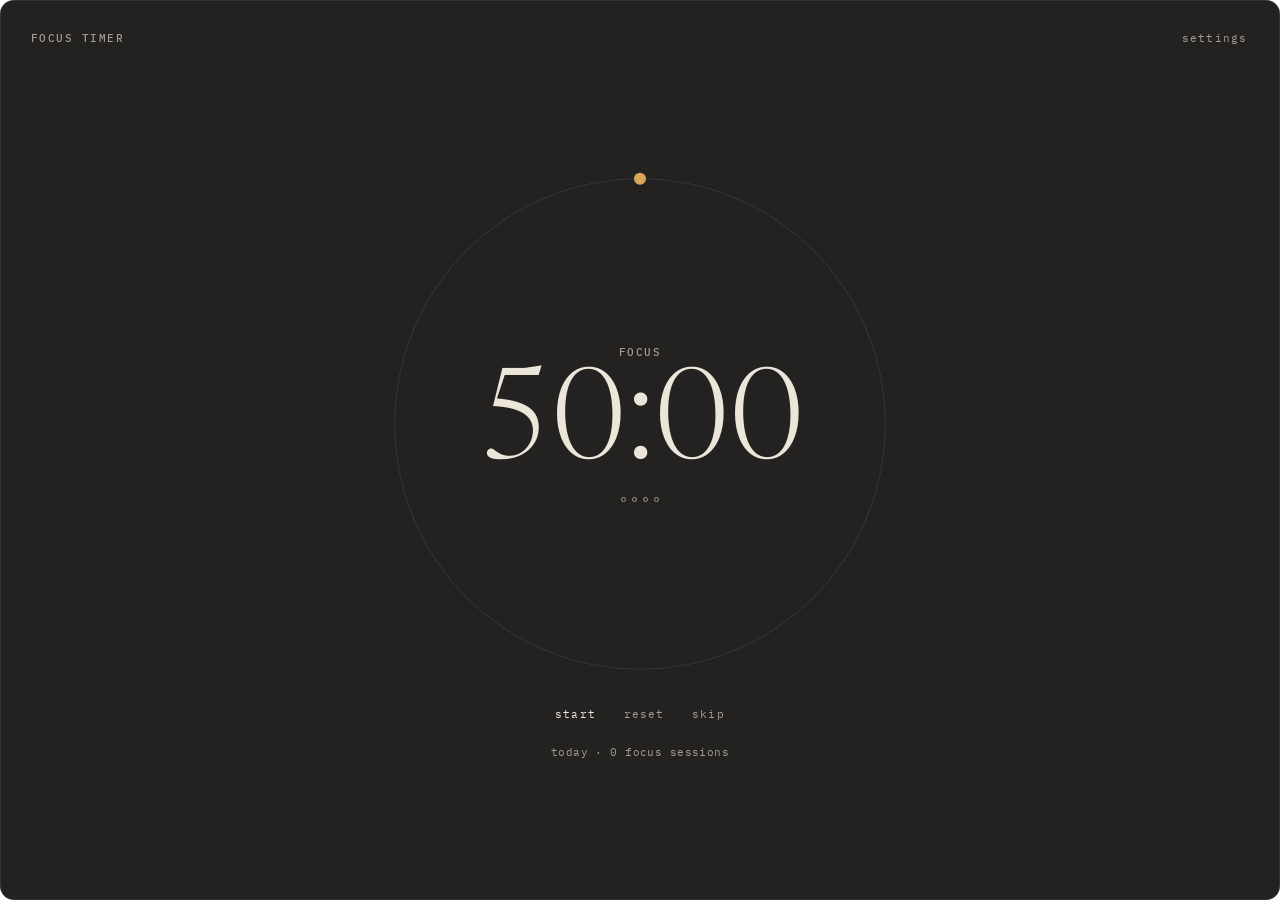
<file: research-log/timer.html>
<!doctype html>
<html lang="en">
<head>
<meta charset="utf-8">
<meta name="viewport" content="width=device-width, initial-scale=1">
<meta name="robots" content="noindex">
<link rel="icon" href="data:,">
<title>Focus · Research Log</title>
<link rel="preconnect" href="https://fonts.googleapis.com">
<link rel="preconnect" href="https://fonts.gstatic.com" crossorigin>
<link href="https://fonts.googleapis.com/css2?family=IBM+Plex+Mono:wght@400;500&family=Newsreader:ital,opsz,wght@0,6..72,300;0,6..72,400;0,6..72,500;1,6..72,400&display=swap" rel="stylesheet">
<script>/* theme + mode bootstrap (runs before paint). Edit CONFIG further down, not this. */
(function(){var q=new URLSearchParams(location.search),d=document.documentElement;d.dataset.theme=q.get('theme')||'ink';if(q.get('card')==='0')d.classList.add('bare');if(q.get('compact')==='1')d.classList.add('compact');})();</script>
<style>
:root{
  --surface:#232220; --line:rgba(236,230,218,.10); --hair:rgba(236,230,218,.09);
  --text:#ECE6DA; --muted:#A39D90; --accent:#D9A658; --accent-soft:rgba(217,166,88,.16);
  --serif:"Newsreader",Georgia,"Times New Roman",serif;
  --mono:"IBM Plex Mono",ui-monospace,SFMono-Regular,Menlo,Consolas,monospace;
}
:root[data-theme="paper"]{--surface:#F6F3EC;--line:rgba(38,35,31,.12);--hair:rgba(38,35,31,.12);--text:#26231F;--muted:#6B655B;--accent:#8F6418;--accent-soft:rgba(143,100,24,.14)}
@media (prefers-color-scheme: light){:root[data-theme="auto"]{--surface:#F6F3EC;--line:rgba(38,35,31,.12);--hair:rgba(38,35,31,.12);--text:#26231F;--muted:#6B655B;--accent:#8F6418;--accent-soft:rgba(143,100,24,.14)}}
*{box-sizing:border-box}
html,body{margin:0;height:100%;background:transparent;overflow:hidden}
body{color:var(--text);font:400 12px/1.45 var(--mono);-webkit-font-smoothing:antialiased;-moz-osx-font-smoothing:grayscale}
.card{position:fixed;inset:0;background:var(--surface);border:1px solid var(--hair);border-radius:14px;overflow:hidden}
.bare .card{background:transparent;border:0;border-radius:0}
.label{font:500 10.5px/1.25 var(--mono);letter-spacing:.14em;text-transform:uppercase;color:var(--muted);white-space:nowrap}
.serif{font-family:var(--serif);font-variant-numeric:lining-nums tabular-nums;font-optical-sizing:auto}
button{all:unset;cursor:pointer;font:400 11px/1 var(--mono);letter-spacing:.1em;text-transform:lowercase;color:var(--muted);padding:6px 2px;border-bottom:1px solid transparent}
button:hover{color:var(--text)}
button:focus-visible{color:var(--text);border-bottom-color:var(--line)}
button.primary{color:var(--text)}

.wrap{position:absolute;inset:0;display:flex;flex-direction:column;padding:clamp(14px,4.5vmin,26px) clamp(16px,5.5vmin,30px)}
.head{display:flex;justify-content:space-between;align-items:center}
.body{flex:1;min-height:0;display:flex;flex-direction:column;align-items:center;justify-content:center;gap:clamp(8px,3vh,18px)}
.dial{position:relative;width:min(58vh,74vw);height:min(58vh,74vw);flex:none}
.dial svg{position:absolute;inset:0;width:100%;height:100%;transform:rotate(-90deg)}
.track{fill:none;stroke:var(--line);stroke-width:1;vector-effect:non-scaling-stroke}
.arc{fill:none;stroke:var(--accent);stroke-width:2;stroke-linecap:round;vector-effect:non-scaling-stroke;transition:stroke-dashoffset .25s linear}
.nib{fill:var(--accent)}
.brk .nib{fill:var(--text);opacity:.7}
.brk .arc{stroke:var(--text);opacity:.7}
.ctr{position:absolute;inset:0;display:flex;flex-direction:column;align-items:center;justify-content:center;gap:.5em}
.time{font-weight:300;font-size:min(14vh,17vw);line-height:1;letter-spacing:-.01em}
.dots{display:flex;gap:6px}
.dots i{width:5px;height:5px;border-radius:50%;border:1px solid var(--muted)}
.dots i.on{background:var(--text);border-color:var(--text)}
.ctl{display:flex;gap:clamp(14px,4vw,24px);justify-content:center}
.foot{font-size:10.5px;color:var(--muted);text-align:center;letter-spacing:.04em}
.side{display:contents}
@media (min-aspect-ratio: 3/2){
  .body{flex-direction:row;gap:clamp(20px,7vw,56px)}
  .dial{width:min(70vh,46vw);height:min(70vh,46vw)}
  .time{font-size:min(17vh,9vw)}
  .side{display:flex;flex-direction:column;gap:14px;align-items:flex-start}
  .ctl{justify-content:flex-start}
  .foot{text-align:left}
}
@media (max-height:200px){.foot{display:none}}

/* settings sheet */
.sheet{position:absolute;inset:0;background:var(--surface);display:none;flex-direction:column;justify-content:center;gap:12px;padding:clamp(16px,5vmin,30px) clamp(18px,6vmin,34px);overflow:auto}
.bare .sheet{background:var(--surface)}
.sheet.open{display:flex}
.fields{display:grid;grid-template-columns:repeat(auto-fit,minmax(110px,1fr));gap:12px 18px}
.fields label{display:flex;flex-direction:column;gap:6px}
input[type=number]{all:unset;font:400 20px/1.2 var(--serif);font-variant-numeric:lining-nums tabular-nums;color:var(--text);border-bottom:1px solid var(--line);padding:2px 0;width:100%}
input[type=number]:focus{border-bottom-color:var(--accent)}
.chk{display:flex;align-items:center;gap:8px;font-size:11px;color:var(--muted)}
.chk input{accent-color:var(--accent)}

/* compact */
.compact .head,.compact .foot,.compact .side .ctl button:not(.primary){display:none}
.compact .wrap{padding:10px}
.compact .body{flex-direction:column;gap:8px}
.compact .dial{width:min(68vh,80vw);height:min(68vh,80vw)}
.compact .time{font-size:min(15vh,19vw)}
.compact .side{display:contents}
</style>
</head>
<body>
<div class="card">
  <main class="wrap">
    <div class="head"><span class="label">Focus timer</span><button id="openSettings" type="button" aria-haspopup="dialog">settings</button></div>
    <div class="body" id="body">
      <div class="dial" id="dial">
        <svg viewBox="0 0 100 100" aria-hidden="true"><circle class="track" cx="50" cy="50" r="47"/><circle class="arc" id="arc" cx="50" cy="50" r="47"/><circle class="nib" id="nib" cx="97" cy="50" r="1.15"/></svg>
        <div class="ctr">
          <span class="label" id="phase">Focus</span>
          <span class="time serif" id="time" role="timer" aria-live="off">50:00</span>
          <span class="dots" id="dots"></span>
        </div>
      </div>
      <div class="side">
        <div class="ctl">
          <button class="primary" id="toggle" type="button">start</button>
          <button id="reset" type="button">reset</button>
          <button id="skip" type="button">skip</button>
        </div>
        <div class="foot" id="today"></div>
      </div>
    </div>
  </main>
  <form class="sheet" id="sheet" role="dialog" aria-label="Timer settings" novalidate>
    <span class="label">Durations, minutes</span>
    <div class="fields">
      <label><span class="label">Focus</span><input type="number" min="0.5" max="240" step="any" name="f_focus"></label>
      <label><span class="label">Short break</span><input type="number" min="0.5" max="120" step="any" name="f_short"></label>
      <label><span class="label">Long break</span><input type="number" min="0.5" max="180" step="any" name="f_long"></label>
      <label><span class="label">Rounds → long</span><input type="number" min="1" max="12" step="1" name="f_rounds"></label>
    </div>
    <label class="chk"><input type="checkbox" name="f_auto"> start breaks automatically</label>
    <div class="ctl" style="justify-content:flex-start"><button class="primary" type="submit">save</button><button type="button" id="cancel">cancel</button><button type="button" id="defaults">defaults</button></div>
  </form>
</div>
<script>
/* ============================== CONFIG ==============================
   Default durations in minutes. Precedence: these < URL params < values saved
   from the in-widget "settings" sheet (stored in this browser; "defaults" clears them).
   URL overrides: ?focus=50&short=10&long=20&rounds=4&auto=1&chime=0
   Keyboard (click the widget first): Space start/pause · R reset · S skip  */
const CONFIG = {
  focus: 50,
  short: 10,
  long: 20,
  roundsBeforeLong: 4,
  autoStartBreaks: false,
  chime: true,
};
/* =================================================================== */

const q = new URLSearchParams(location.search);
const store = {
  get(k) { try { return JSON.parse(localStorage.getItem(k)); } catch (e) { return null; } },
  set(k, v) { try { localStorage.setItem(k, JSON.stringify(v)); } catch (e) {} },
  del(k) { try { localStorage.removeItem(k); } catch (e) {} },
};
const K = { settings: 'rl.timer.settings.v1', state: 'rl.timer.state.v1', today: 'rl.timer.today.v1' };
const num = (v, d) => { const n = parseFloat(v); return isFinite(n) && n > 0 ? n : d; };
function baseSettings() {
  return {
    focus: num(q.get('focus'), CONFIG.focus), short: num(q.get('short'), CONFIG.short), long: num(q.get('long'), CONFIG.long),
    rounds: Math.round(num(q.get('rounds'), CONFIG.roundsBeforeLong)),
    auto: q.has('auto') ? q.get('auto') === '1' : CONFIG.autoStartBreaks,
    chime: q.has('chime') ? q.get('chime') !== '0' : CONFIG.chime,
  };
}
let S = { ...baseSettings(), ...(store.get(K.settings) || {}) };
const dur = ph => S[ph] * 60000;
const NAMES = { focus: 'Focus', short: 'Short break', long: 'Long break' };

let st = store.get(K.state) || null;
if (!st || !NAMES[st.phase]) st = { phase: 'focus', done: 0, running: false, endsAt: 0, remaining: dur('focus') };
const save = () => store.set(K.state, st);

const kst = () => new Intl.DateTimeFormat('en-CA', { timeZone: 'Asia/Seoul' }).format(new Date());
function today() { const t = store.get(K.today); return t && t.date === kst() ? t : { date: kst(), n: 0, min: 0 }; }
function addToday(mins) { const t = today(); t.n++; t.min += mins; store.set(K.today, t); }

let actx = null;
function audio() { try { actx = actx || new (window.AudioContext || window.webkitAudioContext)(); if (actx.state === 'suspended') actx.resume(); } catch (e) {} }
function chime() {
  if (!S.chime || !actx) return;
  const t0 = actx.currentTime;
  [[659.25, 0], [987.77, .18]].forEach(([f, dt]) => {
    const o = actx.createOscillator(), g = actx.createGain();
    o.type = 'sine'; o.frequency.value = f;
    g.gain.setValueAtTime(0.0001, t0 + dt); g.gain.exponentialRampToValueAtTime(0.09, t0 + dt + .02); g.gain.exponentialRampToValueAtTime(0.0001, t0 + dt + 1.6);
    o.connect(g).connect(actx.destination); o.start(t0 + dt); o.stop(t0 + dt + 1.7);
  });
}

const remaining = () => st.running ? st.endsAt - Date.now() : st.remaining;
function complete(natural, late) {
  if (st.phase === 'focus') {
    if (natural) addToday(S.focus);
    st.done = Math.min(S.rounds, st.done + (natural ? 1 : 0));
    st.phase = st.done >= S.rounds ? 'long' : 'short';
  } else {
    if (st.phase === 'long') st.done = 0;
    st.phase = 'focus';
  }
  if (natural && !late) chime();
  const autoRun = natural && !late && S.auto && st.phase !== 'focus';
  st.running = autoRun; st.remaining = dur(st.phase); st.endsAt = autoRun ? Date.now() + st.remaining : 0;
  save();
}

const $ = id => document.getElementById(id);
const arc = $('arc'), C = 2 * Math.PI * 47;
arc.style.strokeDasharray = C.toFixed(3);
const pad = n => String(n).padStart(2, '0');
function fmt(ms) {
  const s = Math.max(0, Math.ceil(ms / 1000)), h = Math.floor(s / 3600), m = Math.floor(s / 60) % 60, x = s % 60;
  return h ? `${h}:${pad(m)}:${pad(x)}` : `${pad(m)}:${pad(x)}`;
}
function render() {
  let r = remaining();
  if (st.running && r <= 0) { complete(true, r < -5000); r = remaining(); }
  const total = dur(st.phase), f = Math.max(0, Math.min(1, r / total)), done = 1 - f;
  // brass arc grows clockwise from 12 o'clock as the phase elapses; a dot marks its head
  arc.style.strokeDashoffset = (C * (1 - done)).toFixed(3);
  arc.style.opacity = done > 0.002 ? 1 : 0;
  const th = done * 2 * Math.PI;
  $("nib").setAttribute('cx', (50 + 47 * Math.cos(th)).toFixed(2));
  $("nib").setAttribute('cy', (50 + 47 * Math.sin(th)).toFixed(2));
  $('time').textContent = fmt(r);
  $('phase').textContent = NAMES[st.phase];
  $('body').classList.toggle('brk', st.phase !== 'focus');
  $('toggle').textContent = st.running ? 'pause' : (r < total ? 'resume' : 'start');
  const filled = st.phase === 'long' ? S.rounds : st.done;
  $('dots').innerHTML = Array.from({ length: S.rounds }, (_, i) => `<i class="${i < filled ? 'on' : ''}"></i>`).join('');
  const t = today(), h = Math.floor(t.min / 60), m = Math.round(t.min % 60);
  $('today').textContent = `today · ${t.n} focus session${t.n === 1 ? '' : 's'}${t.min ? ` · ${h ? h + 'h ' : ''}${m}m` : ''}`;
}

function toggle() {
  audio();
  if (st.running) { st.remaining = st.endsAt - Date.now(); st.running = false; st.endsAt = 0; }
  else { st.endsAt = Date.now() + st.remaining; st.running = true; }
  save(); render();
}
function reset() { st.running = false; st.endsAt = 0; st.remaining = dur(st.phase); save(); render(); }
function skip() { audio(); complete(false); render(); }

$('toggle').onclick = toggle; $('reset').onclick = reset; $('skip').onclick = skip;
$('dial').addEventListener('click', toggle);
document.addEventListener('keydown', e => {
  if (e.target.closest && e.target.closest('input')) return;
  if (e.code === 'Space') { e.preventDefault(); toggle(); }
  else if (e.key === 'r' || e.key === 'R') reset();
  else if (e.key === 's' || e.key === 'S') skip();
});

/* settings sheet */
const sheet = $('sheet'), F = sheet.elements;
function openSheet() {
  F.f_focus.value = S.focus; F.f_short.value = S.short; F.f_long.value = S.long; F.f_rounds.value = S.rounds; F.f_auto.checked = S.auto;
  sheet.classList.add('open'); F.f_focus.focus();
}
const closeSheet = () => sheet.classList.remove('open');
$('openSettings').onclick = openSheet; $('cancel').onclick = closeSheet;
$('defaults').onclick = () => { store.del(K.settings); S = baseSettings(); applySettings(); closeSheet(); };
sheet.onsubmit = e => {
  e.preventDefault();
  const saved = { focus: num(F.f_focus.value, S.focus), short: num(F.f_short.value, S.short), long: num(F.f_long.value, S.long), rounds: Math.round(num(F.f_rounds.value, S.rounds)), auto: F.f_auto.checked };
  store.set(K.settings, saved); S = { ...S, ...saved }; applySettings(); closeSheet();
};
function applySettings() { if (!st.running) st.remaining = dur(st.phase); st.done = Math.min(st.done, S.rounds); save(); render(); }

render();
setInterval(render, 250);
document.addEventListener('visibilitychange', () => { if (!document.hidden) render(); });
addEventListener('storage', e => { if (e.key === K.state && e.newValue) { try { st = JSON.parse(e.newValue); render(); } catch (x) {} } });
</script>
</body>
</html>
</file>
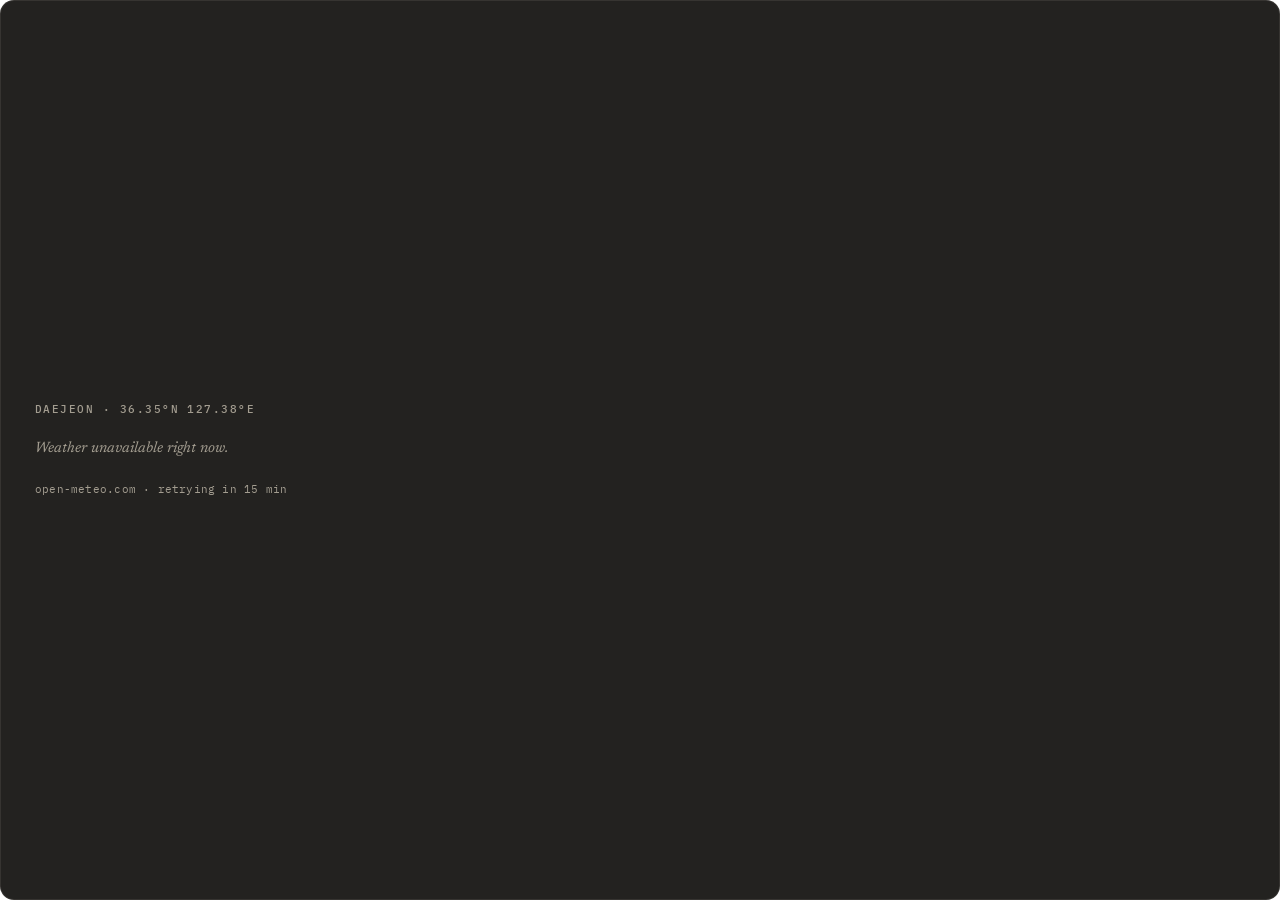
<file: research-log/weather.html>
<!doctype html>
<html lang="en">
<head>
<meta charset="utf-8">
<meta name="viewport" content="width=device-width, initial-scale=1">
<meta name="robots" content="noindex">
<link rel="icon" href="data:,">
<title>Weather · Research Log</title>
<link rel="preconnect" href="https://fonts.googleapis.com">
<link rel="preconnect" href="https://fonts.gstatic.com" crossorigin>
<link rel="preconnect" href="https://api.open-meteo.com">
<link href="https://fonts.googleapis.com/css2?family=IBM+Plex+Mono:wght@400;500&family=Newsreader:ital,opsz,wght@0,6..72,300;0,6..72,400;0,6..72,500;1,6..72,400&display=swap" rel="stylesheet">
<script>/* theme + mode bootstrap (runs before paint). Edit CONFIG further down, not this. */
(function(){var q=new URLSearchParams(location.search),d=document.documentElement;d.dataset.theme=q.get('theme')||'ink';if(q.get('card')==='0')d.classList.add('bare');if(q.get('compact')==='1')d.classList.add('compact');})();</script>
<style>
:root{
  --surface:#232220; --line:rgba(236,230,218,.10); --hair:rgba(236,230,218,.09);
  --text:#ECE6DA; --muted:#A39D90; --accent:#D9A658; --accent-soft:rgba(217,166,88,.16);
  --serif:"Newsreader",Georgia,"Times New Roman",serif;
  --mono:"IBM Plex Mono",ui-monospace,SFMono-Regular,Menlo,Consolas,monospace;
}
:root[data-theme="paper"]{--surface:#F6F3EC;--line:rgba(38,35,31,.12);--hair:rgba(38,35,31,.12);--text:#26231F;--muted:#6B655B;--accent:#8F6418;--accent-soft:rgba(143,100,24,.14)}
@media (prefers-color-scheme: light){:root[data-theme="auto"]{--surface:#F6F3EC;--line:rgba(38,35,31,.12);--hair:rgba(38,35,31,.12);--text:#26231F;--muted:#6B655B;--accent:#8F6418;--accent-soft:rgba(143,100,24,.14)}}
*{box-sizing:border-box}
html,body{margin:0;height:100%;background:transparent;overflow:hidden}
body{color:var(--text);font:400 12px/1.45 var(--mono);-webkit-font-smoothing:antialiased;-moz-osx-font-smoothing:grayscale}
.card{position:fixed;inset:0;background:var(--surface);border:1px solid var(--hair);border-radius:14px;overflow:hidden}
.bare .card{background:transparent;border:0;border-radius:0}
.label{font:500 10.5px/1.25 var(--mono);letter-spacing:.14em;text-transform:uppercase;color:var(--muted);white-space:nowrap;overflow:hidden;text-overflow:ellipsis}
.serif{font-family:var(--serif);font-variant-numeric:lining-nums tabular-nums;font-optical-sizing:auto}
.ico{display:block}
.ico *{fill:none;stroke:var(--text);stroke-width:1.35;stroke-linecap:round;stroke-linejoin:round;vector-effect:non-scaling-stroke}
.ico .lum{stroke:var(--accent)}
.ico .mask{fill:var(--surface)}

/* ---- full ---- */
.wrap{position:absolute;inset:0;display:flex;flex-direction:column;justify-content:center;gap:clamp(10px,4vh,22px);padding:clamp(16px,5vmin,30px) clamp(18px,6vmin,34px)}
.head{display:flex;justify-content:space-between;gap:12px;align-items:baseline}
.now{display:flex;align-items:center;gap:clamp(12px,4vw,26px)}
.now .ico{width:clamp(40px,min(15vw,22vh),72px);height:clamp(40px,min(15vw,22vh),72px);flex:none}
.temp{font-weight:300;font-size:clamp(40px,min(17vw,26vh),84px);line-height:.9;letter-spacing:-.02em}
.temp sup{font-size:.3em;vertical-align:1.45em;margin-left:.06em;color:var(--muted);font-weight:400}
.cond{font-family:var(--serif);font-size:clamp(15px,min(4.6vw,6vh),21px);line-height:1.2}
.feels{color:var(--muted);font-size:11.5px;margin-top:4px}
.grid{display:grid;grid-template-columns:repeat(3,minmax(0,1fr));gap:10px 18px;border-top:1px solid var(--line);padding-top:clamp(10px,3vh,16px)}
.grid div{min-width:0}
.grid .v{font-size:12px;color:var(--text);white-space:nowrap;overflow:hidden;text-overflow:ellipsis;margin-top:3px}
.foot{font-size:10.5px;color:var(--muted);letter-spacing:.02em}
@media (max-width:400px){.grid{grid-template-columns:repeat(2,minmax(0,1fr))}.grid > div:nth-child(n+5){display:none}}
@media (max-height:279px){.foot{display:none}}
@media (min-width:401px) and (max-height:259px){.grid > div:nth-child(n+4){display:none}}
@media (max-width:400px) and (max-height:259px){.grid > div:nth-child(n+3){display:none}}
@media (max-height:200px){.grid{display:none}}

.err{color:var(--muted);font-family:var(--serif);font-style:italic;font-size:15px}

/* ---- compact (strip cell) grammar: label / figure / reading / caption / detail ----
   every cell shares these row heights, so readings line up across the strip */
.cmp{display:none}
.compact .wrap{display:none}
.compact .cmp{position:absolute;inset:0;display:flex;flex-direction:column;padding:14px 14px 13px}
.cmp .top{flex:none;display:flex;align-items:center;gap:8px;min-width:0;height:16px}
.cmp .top .label{min-width:0;overflow:hidden;text-overflow:ellipsis}
.cmp .top .tag{margin-left:auto}
.cmp .fig{flex:1 1 0;min-height:0;position:relative;margin:10px 0}
.cmp .fig > svg{position:absolute;left:0;top:50%;transform:translateY(-50%);overflow:visible}
.cmp .rd{flex:none;margin-top:auto;font-family:var(--serif);font-weight:300;font-variant-numeric:lining-nums tabular-nums;font-optical-sizing:auto;font-size:clamp(26px,min(22vw,14.5vh),40px);line-height:1;letter-spacing:-.015em;white-space:nowrap}
.cmp .rd .u{font-size:.42em;font-weight:400;color:var(--muted);margin-left:.1em;letter-spacing:0}
.cmp .rd .u.it{font-style:italic;margin-left:.28em}
.cmp .cap{flex:none;margin-top:7px;font-family:var(--serif);font-size:clamp(13px,min(9.5vw,6vh),15px);line-height:1.2;white-space:nowrap;overflow:hidden;text-overflow:ellipsis}
.cmp .cap.muted{color:var(--muted);font-style:italic}
.cmp .det{flex:none;margin-top:7px;font:400 10.5px/1.3 var(--mono);letter-spacing:.01em;color:var(--muted);white-space:nowrap;overflow:hidden;text-overflow:ellipsis}
@media (max-height:175px){.cmp .fig{display:none}}
.cmp .rd .u.deg{vertical-align:.95em;margin-left:.05em}
.cmp .fig > svg.ico{width:auto;height:min(100%,46px);aspect-ratio:1}
</style>
</head>
<body>
<div class="card">
  <main class="wrap" id="full"></main>
  <section class="cmp" id="cmp"></section>
</div>
<script>
/* ============================== CONFIG ==============================
   Location for Open-Meteo (free, no API key). Coordinates in decimal degrees.
   URL overrides: ?lat=36.35&lon=127.38&name=Daejeon&tz=Asia/Seoul&units=imperial  */
const PLACE = {
  name:  'Daejeon',
  lat:   36.3504,
  lon:   127.3845,
  tz:    'Asia/Seoul',
  units: 'metric',        // 'metric' (°C, km/h) or 'imperial' (°F, mph)
};
const REFRESH_MINUTES = 15;
/* =================================================================== */

const q = new URLSearchParams(location.search);
const P = {
  name: q.get('name') || PLACE.name,
  lat: +(q.get('lat') || PLACE.lat),
  lon: +(q.get('lon') || PLACE.lon),
  tz: q.get('tz') || PLACE.tz,
  units: q.get('units') || PLACE.units,
};
const compact = document.documentElement.classList.contains('compact');
const imperial = P.units === 'imperial';
const KEY = `rl.weather.v1.${P.lat.toFixed(2)},${P.lon.toFixed(2)},${P.units}`;
const store = {
  get(k) { try { return JSON.parse(localStorage.getItem(k)); } catch (e) { return null; } },
  set(k, v) { try { localStorage.setItem(k, JSON.stringify(v)); } catch (e) {} },
};

function url() {
  const u = new URL('https://api.open-meteo.com/v1/forecast');
  u.search = new URLSearchParams({
    latitude: P.lat, longitude: P.lon,
    current: 'temperature_2m,apparent_temperature,relative_humidity_2m,precipitation,weather_code,wind_speed_10m,wind_direction_10m,is_day',
    daily: 'temperature_2m_max,temperature_2m_min,sunrise,sunset,precipitation_probability_max',
    timezone: P.tz, forecast_days: 1,
    ...(imperial ? { temperature_unit: 'fahrenheit', wind_speed_unit: 'mph', precipitation_unit: 'inch' } : {}),
  });
  return u.toString();
}

/* WMO weather interpretation codes (Open-Meteo docs) → [text, icon kind] */
const WMO = {
  0: ['Clear sky', 'clear'], 1: ['Mainly clear', 'few'], 2: ['Partly cloudy', 'partly'], 3: ['Overcast', 'cloud'],
  45: ['Fog', 'fog'], 48: ['Depositing rime fog', 'fog'],
  51: ['Light drizzle', 'drizzle'], 53: ['Moderate drizzle', 'drizzle'], 55: ['Dense drizzle', 'drizzle'],
  56: ['Light freezing drizzle', 'drizzle'], 57: ['Dense freezing drizzle', 'drizzle'],
  61: ['Slight rain', 'rain'], 63: ['Moderate rain', 'rain'], 65: ['Heavy rain', 'rain'],
  66: ['Light freezing rain', 'rain'], 67: ['Heavy freezing rain', 'rain'],
  71: ['Slight snowfall', 'snow'], 73: ['Moderate snowfall', 'snow'], 75: ['Heavy snowfall', 'snow'], 77: ['Snow grains', 'snow'],
  80: ['Slight rain showers', 'rain'], 81: ['Moderate rain showers', 'rain'], 82: ['Violent rain showers', 'rain'],
  85: ['Slight snow showers', 'snow'], 86: ['Heavy snow showers', 'snow'],
  95: ['Thunderstorm', 'storm'], 96: ['Thunderstorm, slight hail', 'storm'], 99: ['Thunderstorm, heavy hail', 'storm'],
};

/* Monoline icons on a 24-unit grid; geometry adapted from Feather Icons (MIT). Brass only for sun/moon. */
const SUN = (s = 1, x = 0, y = 0) => `<g class="lum" transform="translate(${x} ${y}) scale(${s})"><circle cx="12" cy="12" r="4.6"/>${[0,45,90,135,180,225,270,315].map(a => { const r = a * Math.PI / 180, c = Math.cos(r), n = Math.sin(r); return `<line x1="${(12 + 7.4 * c).toFixed(2)}" y1="${(12 + 7.4 * n).toFixed(2)}" x2="${(12 + 9.6 * c).toFixed(2)}" y2="${(12 + 9.6 * n).toFixed(2)}"/>`; }).join('')}</g>`;
const MOON = (s = 1, x = 0, y = 0) => `<g class="lum" transform="translate(${x} ${y}) scale(${s})"><path d="M20 13.2A8.2 8.2 0 1 1 10.8 4a6.4 6.4 0 0 0 9.2 9.2z"/></g>`;
const CLOUD = `<path class="mask" d="M17.5 19H8a5 5 0 1 1 1.1-9.88A6 6 0 0 1 20.4 11.2 3.9 3.9 0 0 1 17.5 19z"/>`;
const CLOUD_HI = `<path class="mask" d="M17.5 15.5H8a5 5 0 1 1 1.1-9.88A6 6 0 0 1 20.4 7.7a3.9 3.9 0 0 1-2.9 7.8z"/>`;
function icon(kind, day) {
  const lum = day ? SUN : MOON;
  let body;
  switch (kind) {
    case 'clear': body = day ? SUN(1) : MOON(1.05, -.6, -.6); break;
    case 'few': body = (day ? SUN(.62, 0, .2) : MOON(.62, 0, .4)) + `<g transform="translate(3.2 2.6) scale(.82)">${CLOUD}</g>`; break;
    case 'partly': body = (day ? SUN(.6, -.4, -.6) : MOON(.6, -.2, -.4)) + `<g transform="translate(1.4 1.6) scale(.92)">${CLOUD}</g>`; break;
    case 'cloud': body = CLOUD; break;
    case 'fog': body = `<line x1="4" y1="8" x2="20" y2="8"/><line x1="6" y1="12" x2="18" y2="12"/><line x1="4" y1="16" x2="16" y2="16"/><line x1="9" y1="20" x2="20" y2="20"/>`; break;
    case 'drizzle': body = CLOUD_HI + `<line x1="9" y1="18.5" x2="8.6" y2="19.6"/><line x1="13" y1="18.5" x2="12.6" y2="19.6"/><line x1="17" y1="18.5" x2="16.6" y2="19.6"/><line x1="11" y1="21.4" x2="10.6" y2="22.5"/><line x1="15" y1="21.4" x2="14.6" y2="22.5"/>`; break;
    case 'rain': body = CLOUD_HI + `<line x1="9" y1="18" x2="7.8" y2="21.6"/><line x1="13" y1="18" x2="11.8" y2="21.6"/><line x1="17" y1="18" x2="15.8" y2="21.6"/>`; break;
    case 'snow': body = CLOUD_HI + [[8.5,19],[12.5,19],[16.5,19],[10.5,22],[14.5,22]].map(([x, y]) => `<circle cx="${x}" cy="${y}" r=".55"/>`).join(''); break;
    case 'storm': body = CLOUD_HI + `<polyline points="12.8 15 10.4 19 13.6 19 11.2 23"/>`; break;
    default: body = CLOUD;
  }
  return `<svg class="ico" viewBox="0 0 24 24" aria-hidden="true">${body}</svg>`;
}

const COMPASS = ['N','NNE','NE','ENE','E','ESE','SE','SSE','S','SSW','SW','WSW','W','WNW','NW','NNW'];
const dir = deg => COMPASS[Math.round(((deg % 360) + 360) % 360 / 22.5) % 16];
const r0 = v => Math.round(v);
const hhmm = iso => (iso || '').slice(11, 16);
const deg = imperial ? '°F' : '°';
const spd = imperial ? 'mph' : 'km/h';
const coord = `${Math.abs(P.lat).toFixed(2)}°${P.lat >= 0 ? 'N' : 'S'} ${Math.abs(P.lon).toFixed(2)}°${P.lon >= 0 ? 'E' : 'W'}`;
const full = document.getElementById('full'), cmp = document.getElementById('cmp');

// first variant whose laid-out width fits the line (Range width is fractional; scrollWidth rounds)
function fitText(el, variants) {
  const r = document.createRange();
  for (const v of variants) { el.innerHTML = v; r.selectNodeContents(el); if (r.getBoundingClientRect().width <= el.clientWidth - 0.5) return; }
}
let last = null;
function render(data, stale) {
  last = [data, stale];
  const c = data.current, d = data.daily;
  const [text, kind] = WMO[c.weather_code] || ['—', 'cloud'];
  const day = c.is_day === 1;
  const updated = new Date(data._fetched);
  const upd = new Intl.DateTimeFormat('en-GB', { timeZone: P.tz, hour: '2-digit', minute: '2-digit', hourCycle: 'h23' }).format(updated);
  const hi = r0(d.temperature_2m_max[0]), lo = r0(d.temperature_2m_min[0]);
  const pp = d.precipitation_probability_max && d.precipitation_probability_max[0];
  if (compact) {
    cmp.innerHTML = `<div class="top"><span class="label" data-lab></span></div>
      <div class="fig">${icon(kind, day)}</div>
      <div class="rd">${r0(c.temperature_2m)}<span class="u deg">${deg}</span></div>
      <div class="cap">${text}</div>
      <div class="det" data-det></div>`;
    fitText(cmp.querySelector('[data-lab]'), [`Weather · ${P.name}`, P.name]);
    fitText(cmp.querySelector('[data-det]'), [`H ${hi}° L ${lo}° · ${r0(c.wind_speed_10m)} ${spd} ${dir(c.wind_direction_10m)}`, `H ${hi}° · L ${lo}° · ${r0(c.wind_speed_10m)} ${spd}`, `H ${hi}° · L ${lo}°`, `${hi}° / ${lo}°`]);
    return;
  }
  full.innerHTML = `
    <div class="head"><div class="label">${P.name} · ${coord}</div></div>
    <div class="now">
      ${icon(kind, day)}
      <div class="temp serif">${r0(c.temperature_2m)}<sup>${deg}</sup></div>
      <div><div class="cond">${text}</div><div class="feels">feels like ${r0(c.apparent_temperature)}${deg}</div></div>
    </div>
    <div class="grid">
      <div><div class="label">High · Low</div><div class="v">${hi}° · ${lo}°</div></div>
      <div><div class="label">Wind</div><div class="v">${r0(c.wind_speed_10m)} ${spd} ${dir(c.wind_direction_10m)}</div></div>
      <div><div class="label">Humidity</div><div class="v">${r0(c.relative_humidity_2m)}%</div></div>
      <div><div class="label">Precip</div><div class="v">${pp == null ? '—' : pp + '%'}${c.precipitation ? ' · ' + c.precipitation + (imperial ? ' in' : ' mm') : ''}</div></div>
      <div><div class="label">Sunrise</div><div class="v">${hhmm(d.sunrise[0])}</div></div>
      <div><div class="label">Sunset</div><div class="v">${hhmm(d.sunset[0])}</div></div>
    </div>
    <div class="foot">${stale ? 'offline · showing ' : 'updated '}${upd} · open-meteo.com</div>`;
}

function renderError() {
  const msg = `<span class="err">Weather unavailable right now.</span>`;
  if (compact) cmp.innerHTML = `<div class="top"><span class="label">Weather</span></div><div class="fig"></div><div class="cap muted">unavailable</div><div class="det">retrying in ${REFRESH_MINUTES} min</div>`;
  else full.innerHTML = `<div class="label">${P.name} · ${coord}</div>${msg}<div class="foot">open-meteo.com · retrying in ${REFRESH_MINUTES} min</div>`;
}

async function load() {
  try {
    const r = await fetch(url(), { cache: 'no-store' });
    if (!r.ok) throw new Error('HTTP ' + r.status);
    const data = await r.json();
    if (!data.current) throw new Error('no current block');
    data._fetched = Date.now();
    store.set(KEY, data);
    render(data, false);
  } catch (e) {
    const cached = store.get(KEY);
    if (cached && cached.current) render(cached, true); else renderError();
    console.warn('weather fetch failed:', e.message);
  }
}

if (document.fonts) document.fonts.ready.then(() => last && render(...last));
addEventListener('resize', () => last && render(...last));
const cached = store.get(KEY);
if (cached && cached.current) render(cached, false);
if (!cached || Date.now() - cached._fetched > 10 * 60000) load();
setInterval(load, REFRESH_MINUTES * 60000);
document.addEventListener('visibilitychange', () => {
  const c = store.get(KEY);
  if (!document.hidden && (!c || Date.now() - c._fetched > REFRESH_MINUTES * 60000)) load();
});
</script>
</body>
</html>
</file>
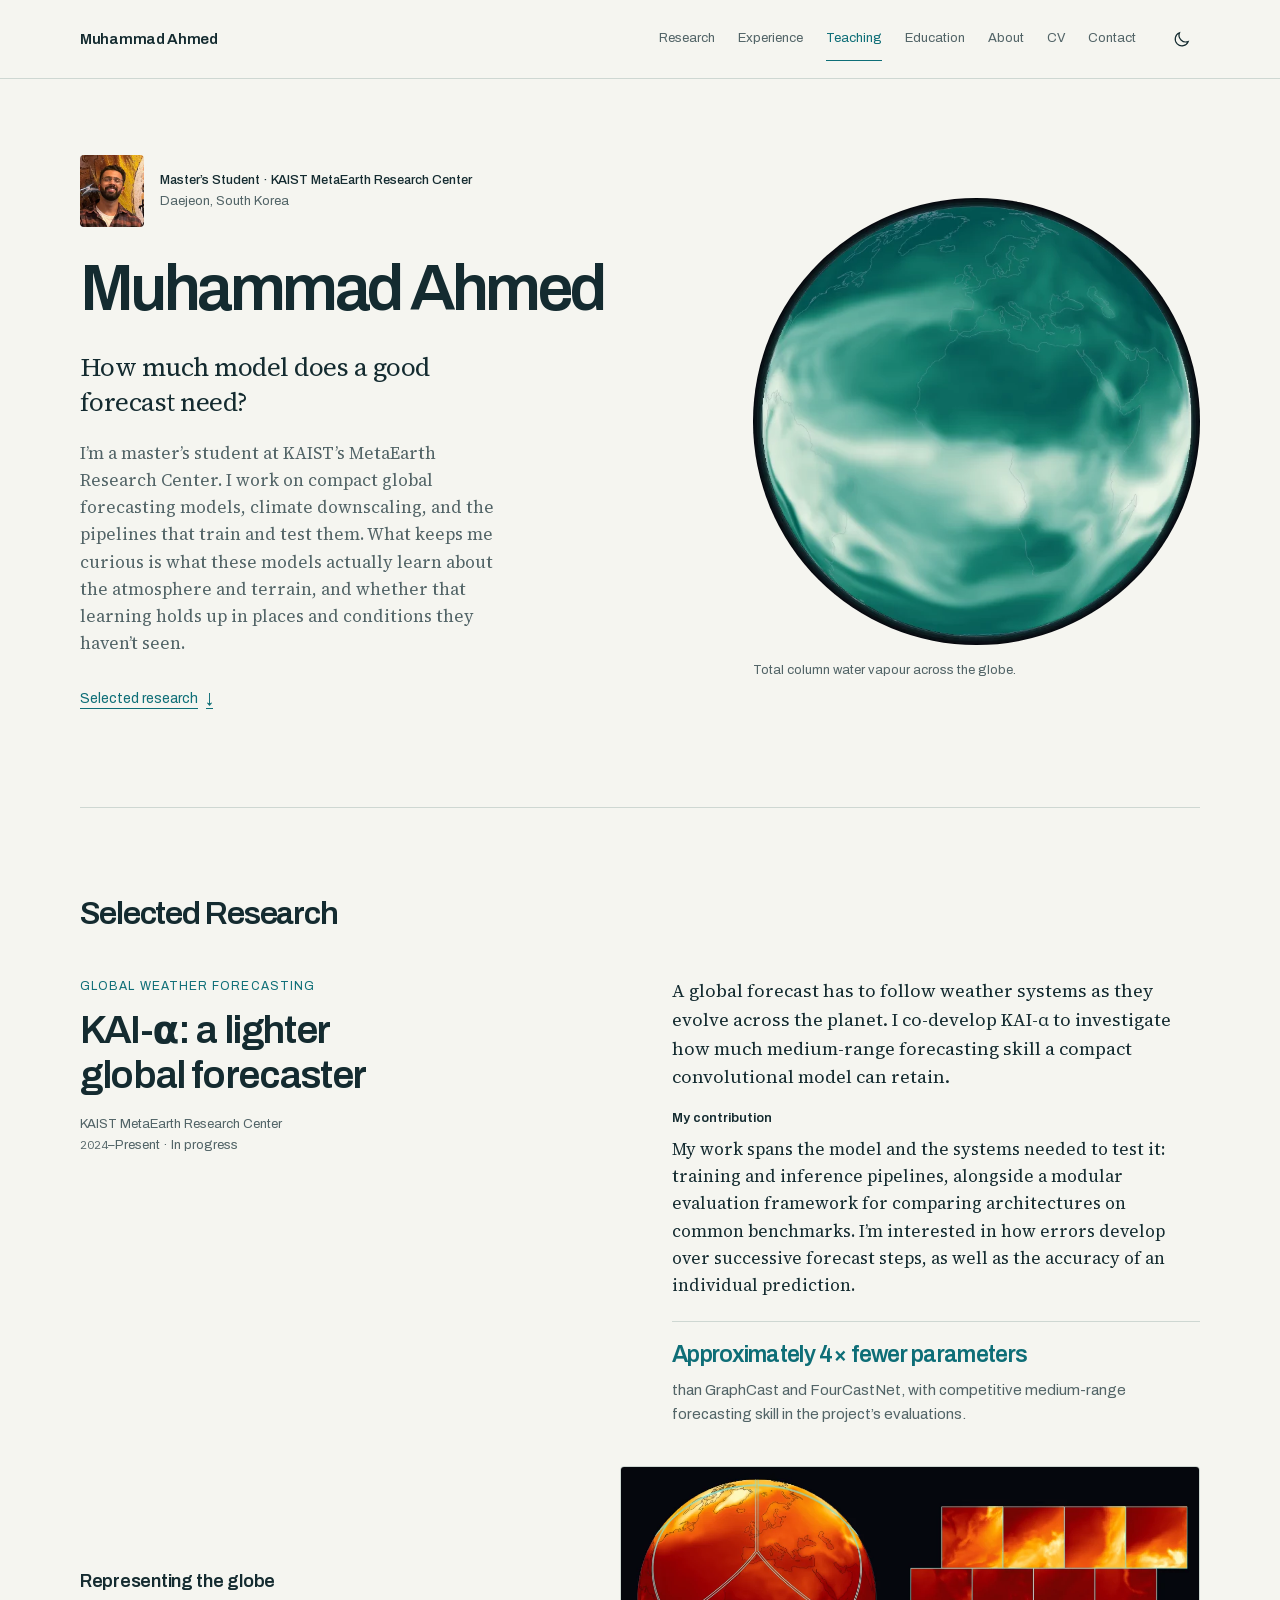
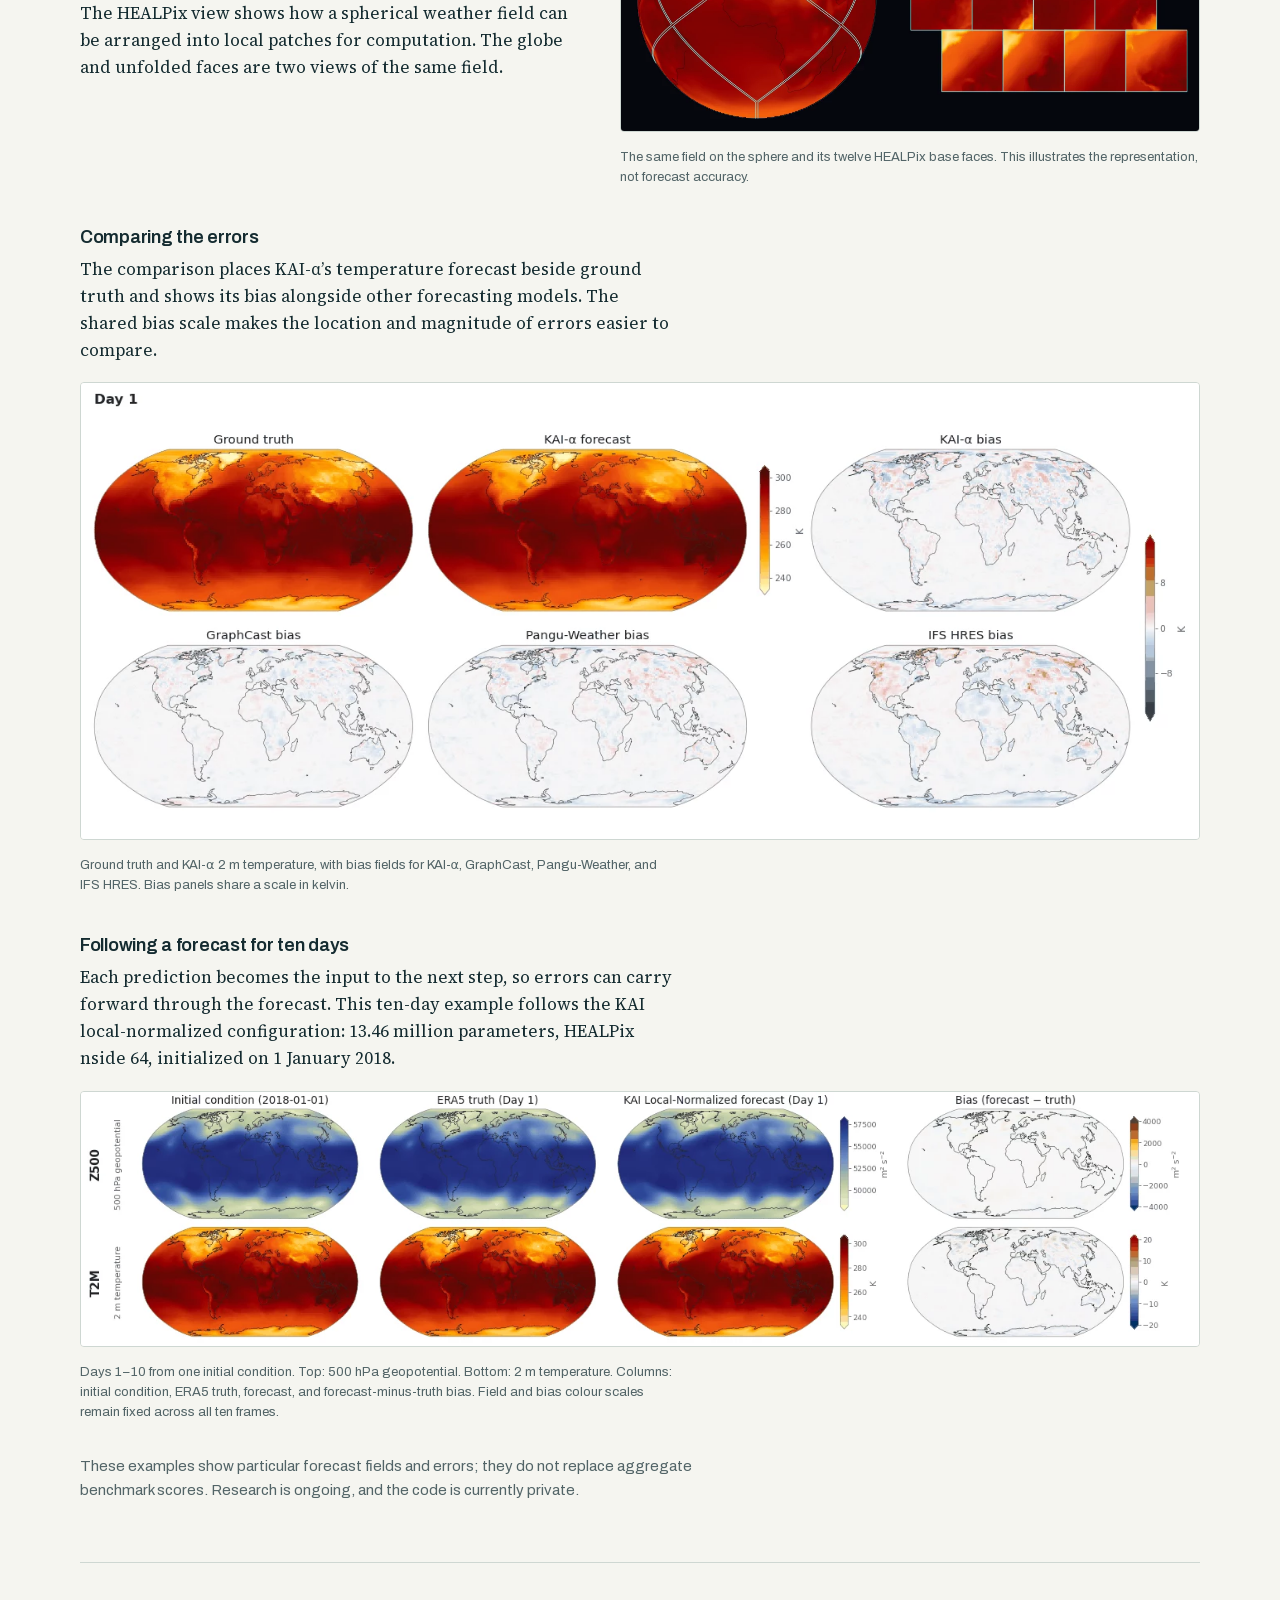
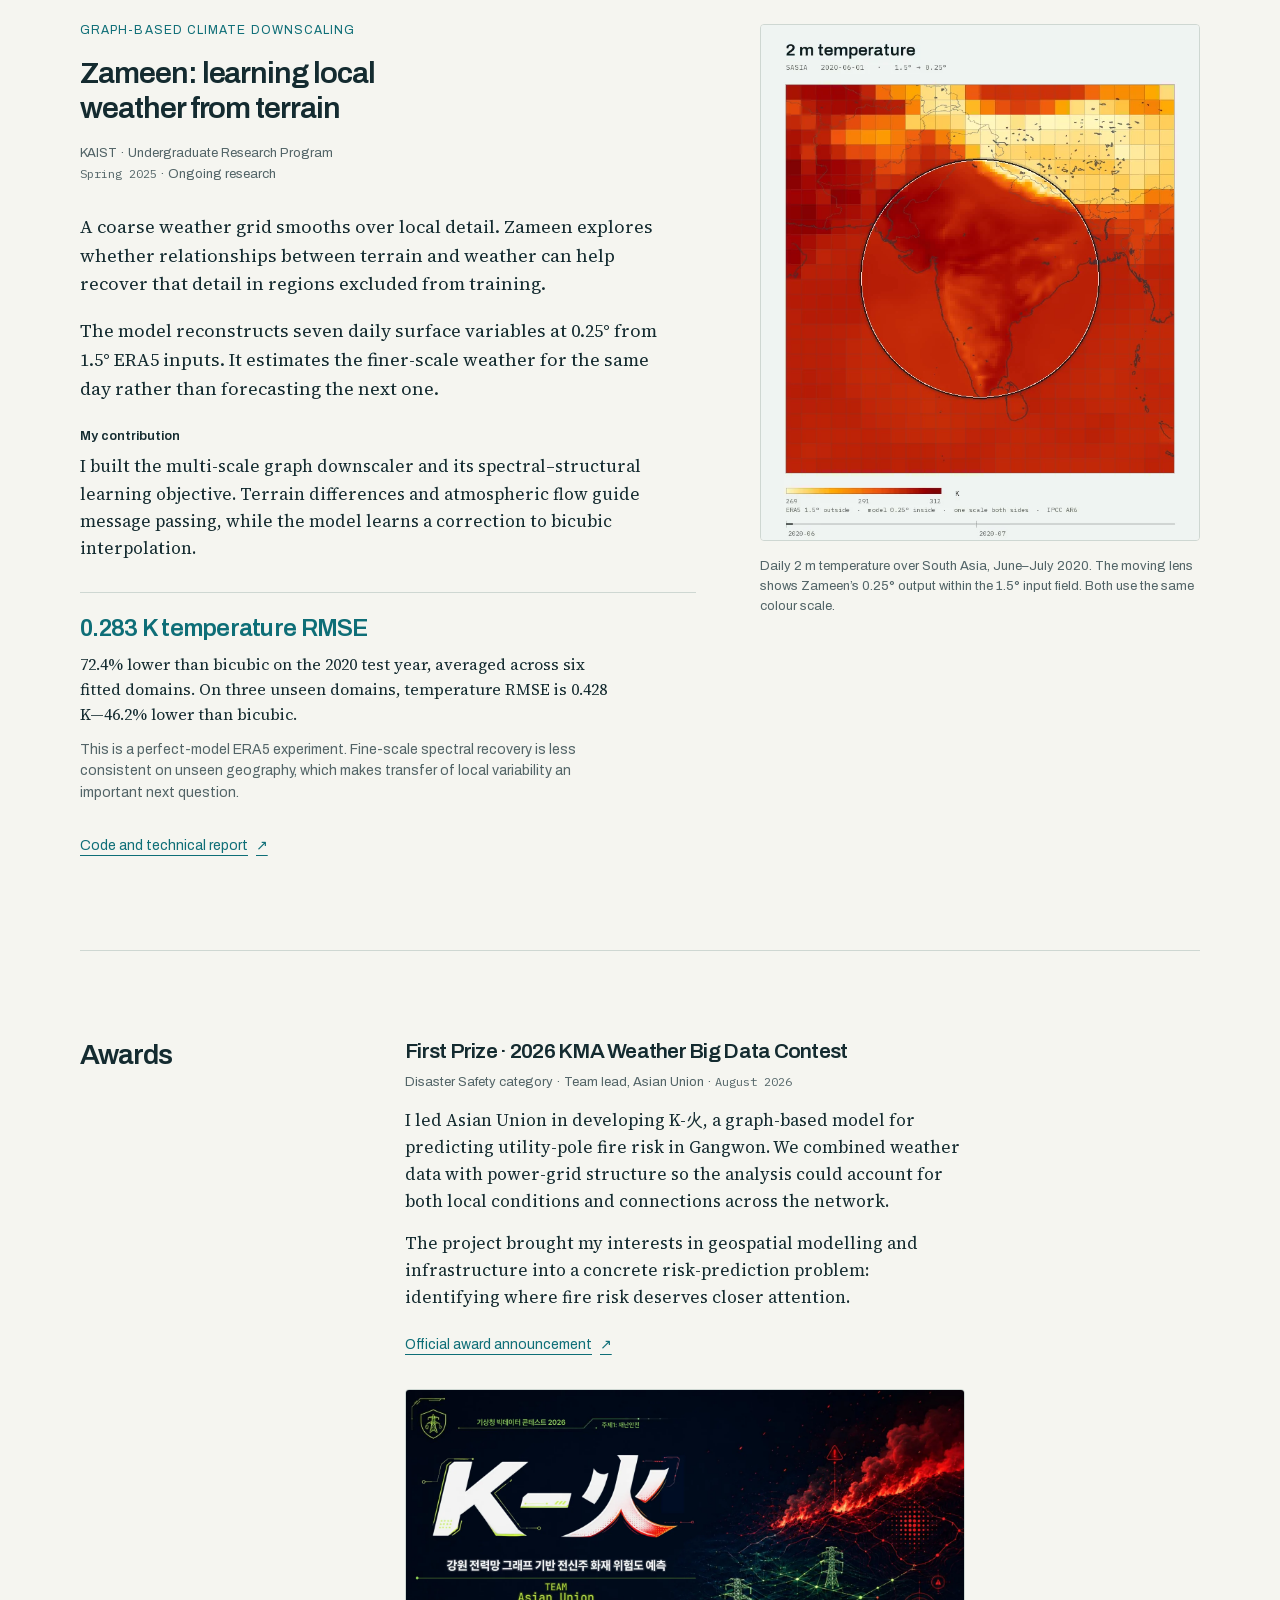
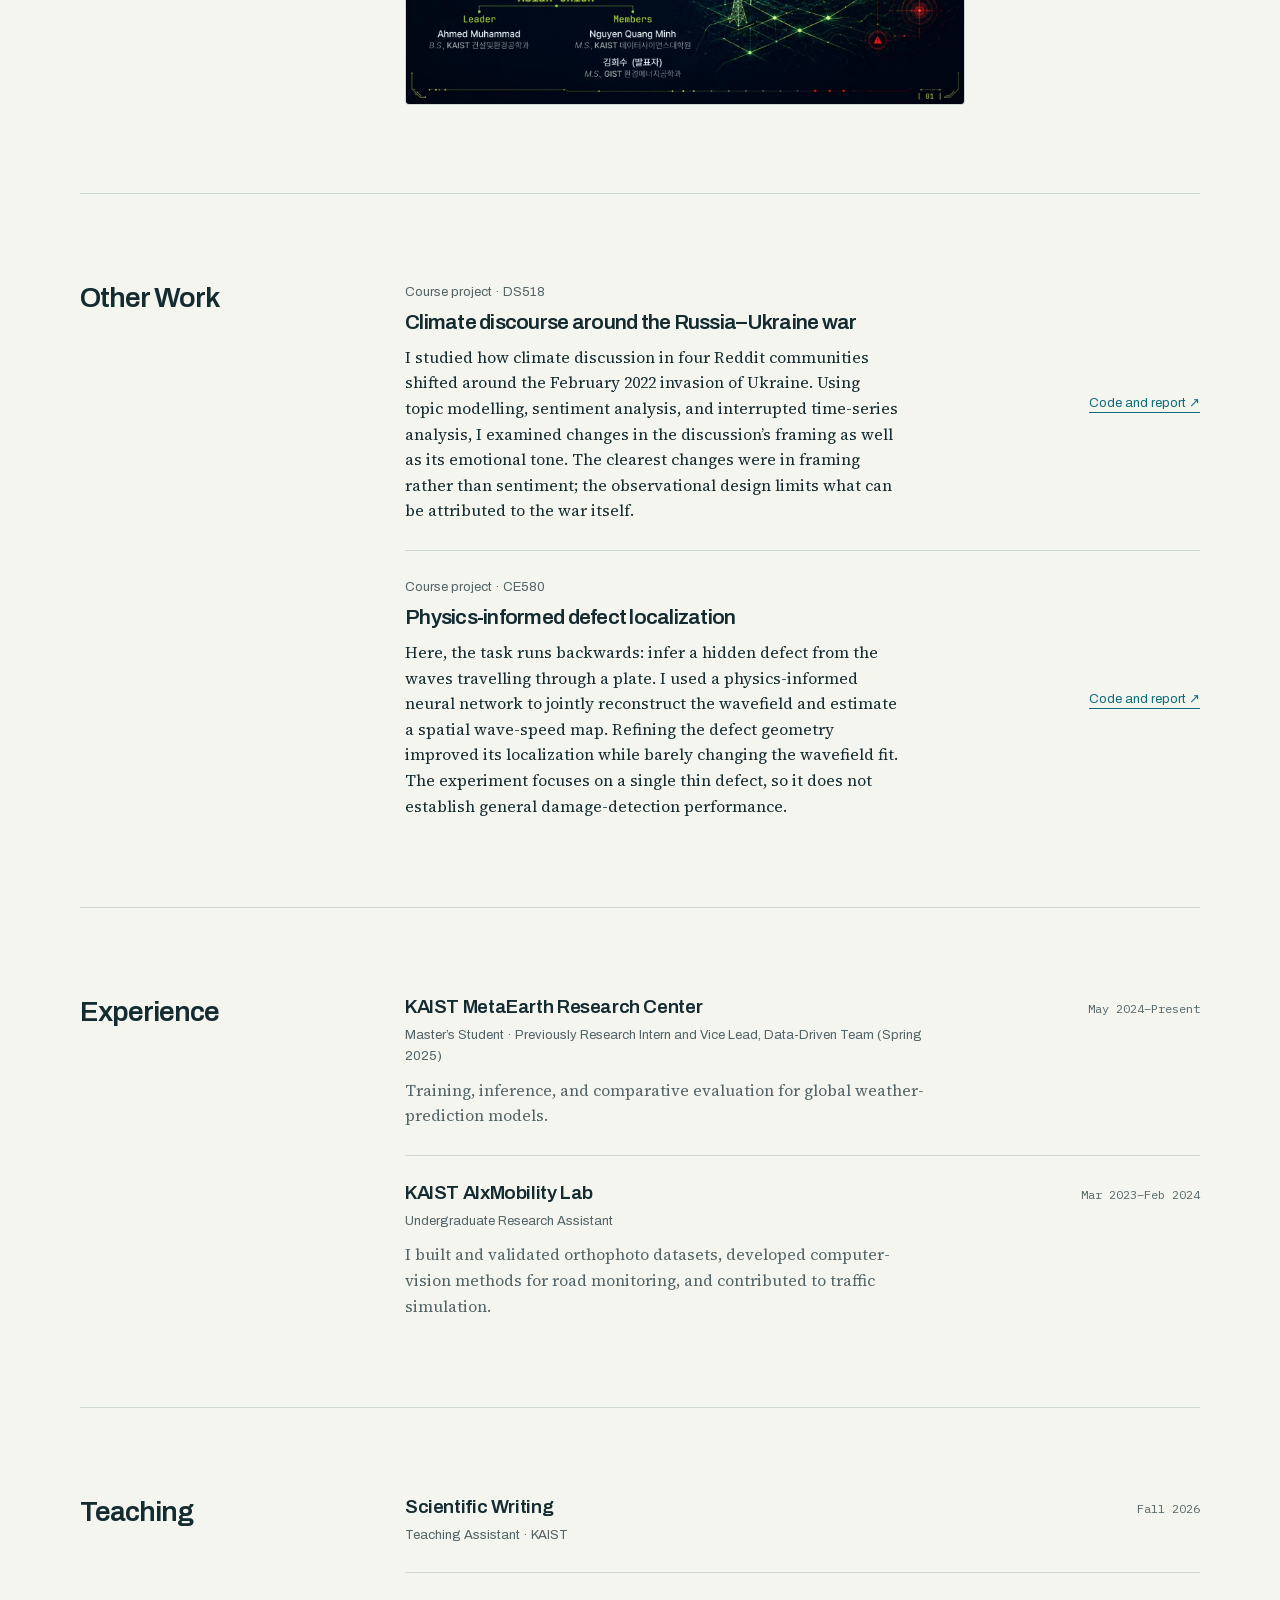
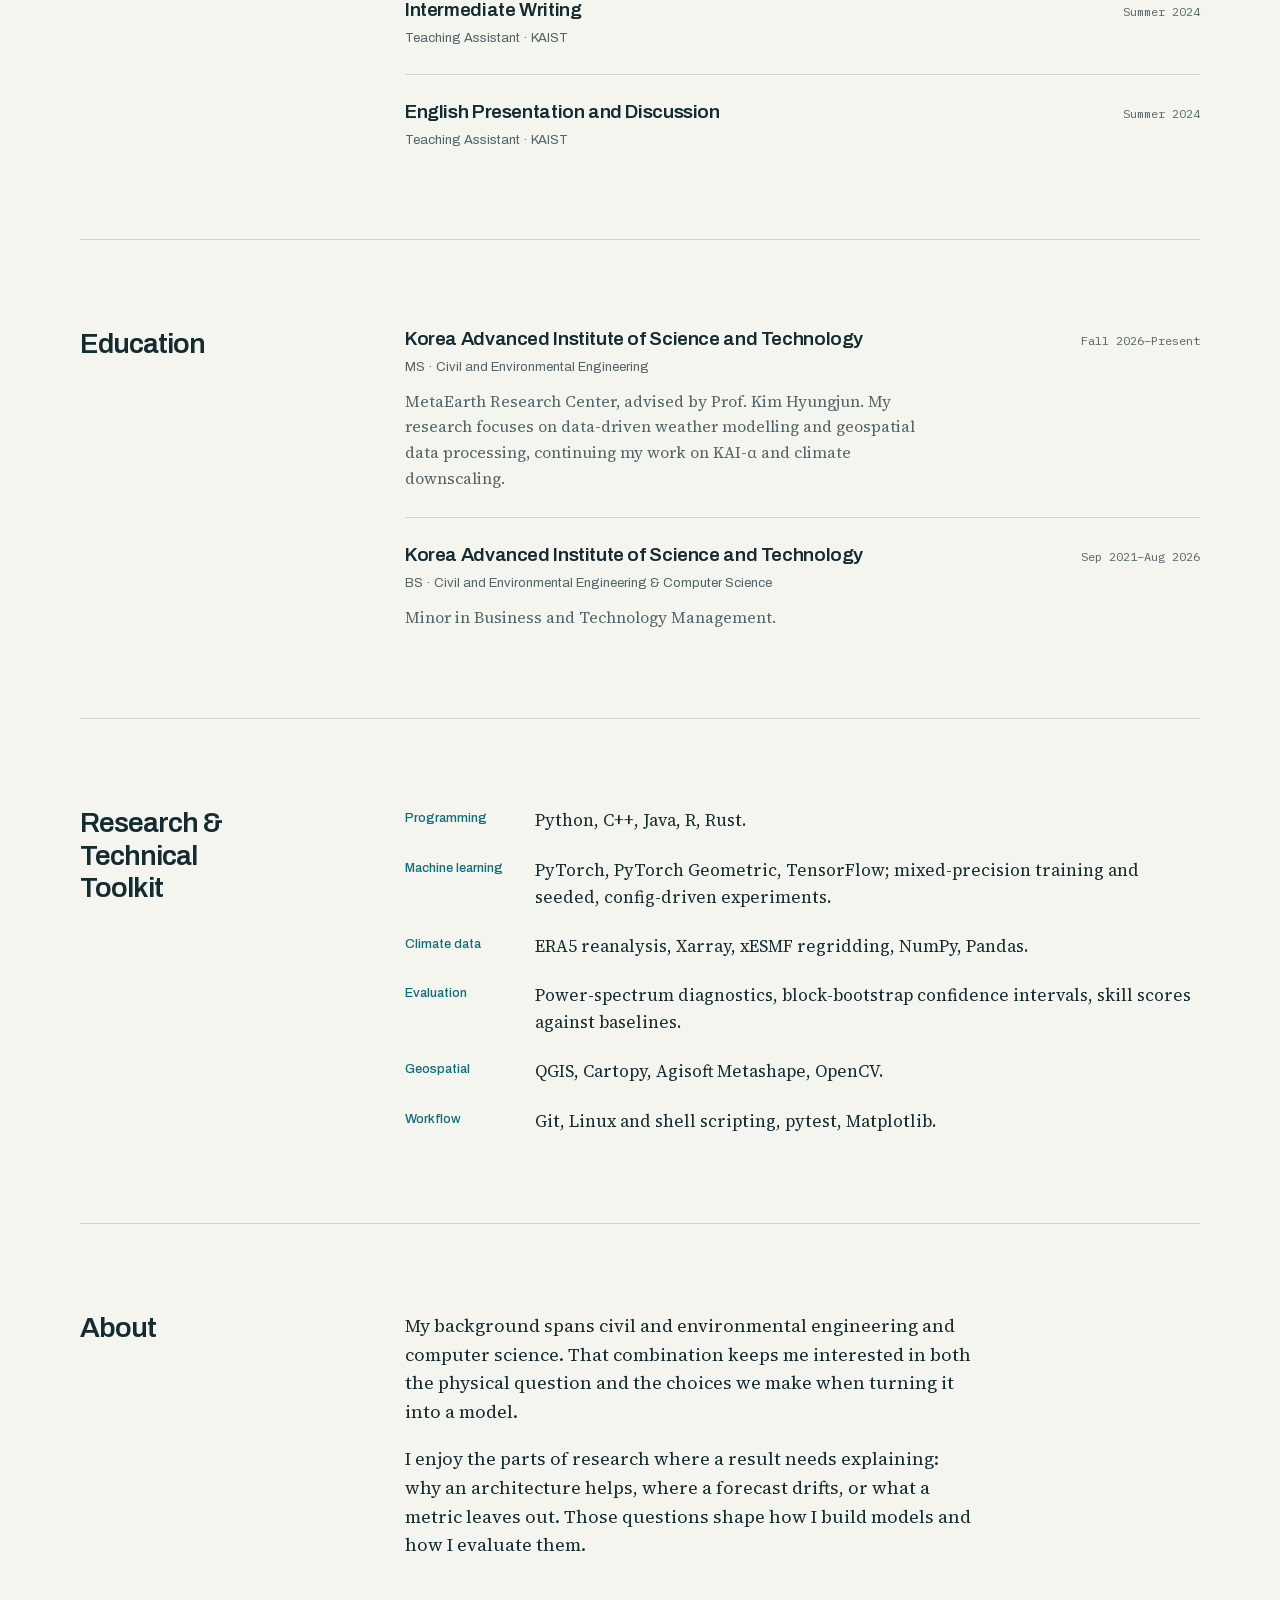
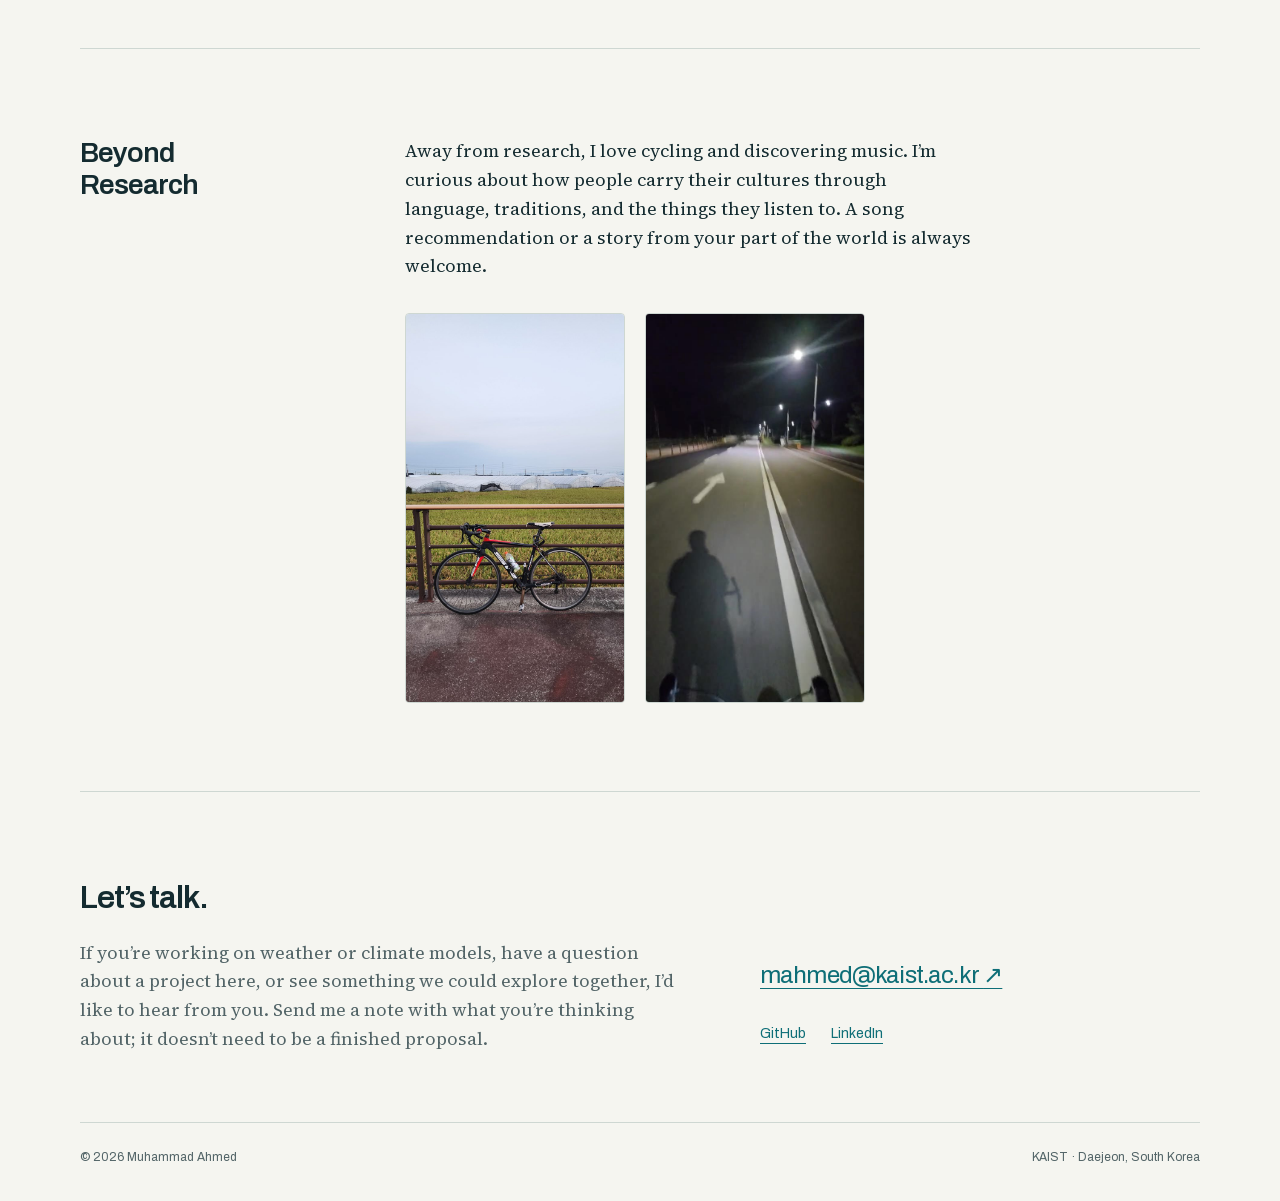
<file: research/kai.html>
<!doctype html>
<html lang="en">
<head>
<meta charset="utf-8"><meta name="viewport" content="width=device-width, initial-scale=1">
<title>KAI-α — Muhammad Ahmed</title>
<meta name="robots" content="noindex">
<link rel="canonical" href="https://homelessamy.github.io/">
<script>
// Fixed same-origin targets only: legacy note fragments map to homepage anchors.
(() => {
  const targets = { geometry: 'kai-geometry', 'comparison-title': 'kai-comparison', 'rollout-title': 'kai-rollout' };
  location.replace('../#' + (targets[location.hash.slice(1)] || 'kai'));
})();
</script>
<noscript><meta http-equiv="refresh" content="0; url=../#kai"></noscript>
</head><body>
<main id="main"><h1>KAI-α</h1><p><a href="../#kai">View KAI-α on the homepage</a></p></main>
</body></html>
</file>
<file: styles.css>
@font-face{font-family:Archivo;src:url('fonts/archivo.woff2') format('woff2');font-weight:400 700;font-stretch:100% 112%;font-display:swap}
@font-face{font-family:'Source Serif 4';src:url('fonts/source-serif.woff2') format('woff2');font-weight:400 700;font-display:swap}
@font-face{font-family:'Plex Mono';src:url('fonts/plex-mono-400.woff2') format('woff2');font-weight:400;font-display:swap}

:root{color-scheme:light;--paper:#f5f5f0;--ink:#142b30;--muted:#526467;--accent:#0e6e77;--line:#ced7d2;--surface:#e9eeea;--figure:#eef2f1;--display:Archivo,system-ui,sans-serif;--body:'Source Serif 4',Georgia,serif;--mono:'Plex Mono',monospace}
@media(prefers-color-scheme:dark){:root:not([data-theme=light]){color-scheme:dark;--paper:#0c1c21;--ink:#e7ebe4;--muted:#a4b6b5;--accent:#82c7c4;--line:#30454a;--surface:#152b30;--figure:#eef2f1}}
:root[data-theme=dark]{color-scheme:dark;--paper:#0c1c21;--ink:#e7ebe4;--muted:#a4b6b5;--accent:#82c7c4;--line:#30454a;--surface:#152b30;--figure:#eef2f1}
*,*::before,*::after{box-sizing:border-box}
html{scroll-padding-top:112px;-webkit-text-size-adjust:100%}
body{margin:0;background:var(--paper);color:var(--ink);font:18px/1.6 var(--body);-webkit-font-smoothing:antialiased}
::selection{background:var(--accent);color:var(--paper)}
a{color:var(--accent);text-decoration-thickness:1px;text-underline-offset:5px;transition:color .16s,text-decoration-color .16s}
a:hover{text-decoration-color:transparent}
:focus-visible{outline:2px solid var(--accent);outline-offset:5px}
button{font:inherit;cursor:pointer}
button,a{-webkit-tap-highlight-color:transparent}
button:disabled{cursor:wait}
[hidden]{display:none!important}
img,video,svg{display:block;max-width:100%}
img,video{height:auto}
figure,p,h1,h2,h3,h4,dl,dd{margin:0}
h1,h2,h3,h4{font-family:var(--display);font-weight:600;line-height:1.15;letter-spacing:-.035em;text-wrap:balance}
h1{font-size:clamp(44px,5.2vw,64px);letter-spacing:-.055em}
h2{font-size:32px}
h3{font-size:26px}
h4{font-size:18px;letter-spacing:-.015em}
p{max-width:66ch}
p+p{margin-top:18px}
strong{font-weight:600}
.canvas{width:min(1120px,calc(100% - 80px));margin-inline:auto}
.skip{position:fixed;top:12px;left:20px;z-index:100;padding:10px 18px;background:var(--ink);color:var(--paper);transform:translateY(-160%);font-family:var(--display)}
.skip:focus{transform:translateY(0)}
.site-header{position:sticky;top:0;z-index:20;background:var(--paper);border-bottom:1px solid var(--line)}
.header-inner{display:flex;align-items:center;gap:26px;min-height:78px}
.wordmark{font:600 15px/1.2 var(--display);color:var(--ink);text-decoration:none;white-space:nowrap;margin-right:auto;letter-spacing:-.02em}
.primary-nav{display:flex;gap:23px;align-items:center;font:13px/1.4 var(--display)}
.primary-nav a{color:var(--muted);text-decoration:none;padding:12px 0;border-bottom:1px solid transparent}
.primary-nav a:hover,.primary-nav a[aria-current=location]{color:var(--accent);border-color:var(--accent)}
.theme-toggle{height:38px;min-width:38px;display:grid;place-items:center;border:0;background:none;color:var(--ink);border-radius:4px;flex-shrink:0}
.theme-toggle:hover{background:var(--surface)}
.theme-toggle svg{width:19px;height:19px;fill:none;stroke:currentColor;stroke-width:1.5}
.menu-toggle{display:none;border:0;padding:10px 0;background:none;color:var(--ink);font:13px var(--display)}
.meta,.eyebrow,.text-links,.record-subtitle,.foot,.publication-links{font-family:var(--display);font-size:13px;line-height:1.6}
.meta,.record-subtitle{color:var(--muted)}
.eyebrow{color:var(--accent);font-size:12px;letter-spacing:.09em;text-transform:uppercase}
time{font-family:var(--mono);font-size:12px;letter-spacing:0}
.hero{display:grid;grid-template-columns:7fr 5fr;gap:48px;align-items:center;padding:76px 0 92px}
.identity{display:flex;align-items:center;gap:16px;margin-bottom:25px}
.portrait{width:64px;height:72px;object-fit:cover;border-radius:4px}
.identity .meta{font-size:13px}
.identity .meta strong{display:block;color:var(--ink);font-weight:500}
.hero h1{margin-bottom:24px}
.hero-thesis{font-size:26px;line-height:1.35;letter-spacing:-.02em;max-width:30ch}
.hero-description{margin-top:20px;color:var(--muted);font-size:17px;max-width:48ch}
.text-links{display:flex;align-items:center;flex-wrap:wrap;gap:12px 25px;margin-top:26px;font-size:14px}
.text-links a{display:inline-flex;align-items:center;gap:8px;min-height:32px}
.arrow{display:inline-block;transition:transform .16s}
a:hover .arrow{transform:translateX(3px)}
.hero-figure{padding-top:8px}
.hero-figure .media-frame{border-radius:50%;background:#060a0e;border:0;overflow:hidden}
.hero-figure .media-frame img{width:100%}
figcaption{font:13px/1.55 var(--display);color:var(--muted);margin-top:15px;max-width:75ch}
.media-frame{position:relative;isolation:isolate;overflow:hidden;background:var(--figure);border:1px solid var(--line);border-radius:4px}
.media-frame img{width:100%}
.media-frame video{position:absolute;inset:0;width:100%;height:100%}
.section{padding:88px 0;border-top:1px solid var(--line)}
.section-heading{display:flex;align-items:baseline;justify-content:space-between;gap:24px;margin-bottom:44px}
.feature{display:grid;grid-template-columns:7fr 5fr;column-gap:64px;align-items:start}
.feature-copy .eyebrow{margin-bottom:16px}
.feature h3{font-size:36px;max-width:19ch;margin-bottom:18px}
.feature .meta{margin-bottom:28px}
.contribution{margin-top:22px;font-size:17px}
.contribution strong{font-family:var(--display);font-size:13px;display:block;margin-bottom:7px}
.feature-visual{padding-top:3px}
.findings{margin-top:30px;border-top:1px solid var(--line);padding-top:20px}
.findings p{font-size:16px;line-height:1.55}
.findings strong{font:600 24px/1.3 var(--display);color:var(--accent);display:block;margin-bottom:8px;letter-spacing:-.03em}
.findings .meta{margin:12px 0 0;font-size:14px}
.research-entry{padding-top:58px;margin-top:60px;border-top:1px solid var(--line)}
.research-header{display:grid;grid-template-columns:5fr 7fr;gap:64px;margin-bottom:28px}
.research-header h3{margin:12px 0 16px;max-width:24ch}
.research-header .contribution{margin-top:16px}
.result-line{font:15px/1.6 var(--display);margin-top:22px;color:var(--muted)}
.result-line strong{color:var(--accent);font-weight:600}
.research-wide-visual{max-width:100%}
.kai-part{margin-top:40px}
.kai-part-copy{margin-bottom:18px}
.kai-part-copy h4{margin-bottom:8px}
.kai-part-copy p{font-size:17px;max-width:66ch}
.kai-geometry{display:grid;grid-template-columns:minmax(0,1fr) minmax(0,580px);gap:48px;align-items:center}
.kai-geometry .kai-part-copy{margin-bottom:0}
.kai-note{margin-top:32px;font:15px/1.6 var(--display);color:var(--muted);max-width:75ch}
.compact-research{display:grid;grid-template-columns:7fr 5fr;gap:64px;align-items:center}
.compact-research h3{margin:12px 0 16px}
.compact-research .meta{margin-bottom:22px}
.method-figure{padding:30px 26px;border-top:1px solid var(--line);border-bottom:1px solid var(--line)}
.method-step{display:grid;grid-template-columns:48px 1fr;gap:18px;align-items:center;padding:17px 0}
.method-step + .method-step{border-top:1px solid var(--line)}
.method-step svg{width:48px;height:48px;stroke:var(--accent);fill:none;stroke-width:1}
.method-step strong{display:block;font:500 15px var(--display);margin-bottom:4px}
.method-step span{font:13px/1.5 var(--display);color:var(--muted)}
.secondary-section{display:grid;grid-template-columns:3fr 9fr;gap:60px}
.secondary-section>h2{font-size:28px;max-width:12ch}
.index-entry{display:grid;grid-template-columns:1fr auto;gap:24px;padding:26px 0;border-top:1px solid var(--line)}
.index-entry:first-child{border-top:0;padding-top:0}
.index-entry:last-child{padding-bottom:0}
.index-entry h3{font-size:21px;margin:7px 0 11px}
.index-entry p:not(.meta){font-size:16px;max-width:62ch}
.index-entry>a{font:13px var(--display);align-self:center;white-space:nowrap}
.record{display:grid;grid-template-columns:1fr auto;gap:8px 26px;padding:26px 0;border-top:1px solid var(--line)}
.record:first-child{padding-top:0;border-top:0}
.record:last-child{padding-bottom:0}
.record h3{font-size:19px;letter-spacing:-.02em}
.record time{color:var(--muted);text-align:right;padding-top:3px;white-space:nowrap}
.record-subtitle{margin-top:7px}
.record-description{grid-column:1/-1;font-size:16px;color:var(--muted);max-width:66ch;margin-top:3px}
.toolkit{display:grid;gap:22px}
.toolkit>div{display:grid;grid-template-columns:110px 1fr;gap:20px}
.toolkit dt{font:500 13px/1.7 var(--display);color:var(--accent)}
.toolkit dd{font-size:17px}
.about-prose p{max-width:63ch}
.award{display:grid;gap:28px}
.award-cover{max-width:560px}
.award h3{font-size:21px;margin-bottom:9px}
.award p:not(.meta){font-size:17px;margin-top:14px;max-width:62ch}
.award .text-links{margin-top:18px}
.beyond-media{display:flex;gap:20px;margin-top:32px}
.beyond-figure{width:220px}
.contact{display:grid;grid-template-columns:7fr 5fr;gap:64px;padding-bottom:68px}
.contact h2{margin-bottom:22px}
.contact p:not(.eyebrow){color:var(--muted);font-size:18px}
.contact-links{align-self:end;padding-bottom:4px}
.contact-email{font:24px var(--display);letter-spacing:-.035em}
.foot{border-top:1px solid var(--line);display:flex;justify-content:space-between;gap:20px;padding:25px 0 34px;color:var(--muted);font-size:12px}
.detail-header{padding:70px 0 44px;max-width:850px}
.detail-header .eyebrow{margin:35px 0 18px}
.detail-header h1{font-size:54px;margin-bottom:25px;max-width:24ch}
.detail-header .project-summary{font-size:23px;margin:25px 0}
.publication{padding:22px 0;border-top:1px solid var(--line)}
.publication h3{font-size:20px;margin:8px 0}
.publication-links{display:flex;flex-wrap:wrap;gap:20px;margin-top:12px}
details{margin-top:24px}summary{cursor:pointer;font:14px var(--display);color:var(--accent);padding:8px 0}
pre{font:12px/1.7 var(--mono);white-space:pre-wrap;overflow-wrap:anywhere;background:var(--surface);padding:20px;border-radius:4px}
@media(min-width:1500px){.hero{padding-top:92px;padding-bottom:104px}}
@media(max-width:1050px){.canvas{width:calc(100% - 56px)}.header-inner{gap:18px}.primary-nav{gap:15px}.hero{gap:32px}.hero h1{font-size:52px}.feature,.research-header,.compact-research,.contact{gap:38px}.secondary-section{gap:36px;grid-template-columns:3fr 8fr}.record{grid-template-columns:1fr}.record time{text-align:left;grid-row:2}.record-description{grid-row:4}}
@media(max-width:800px){.header-inner{flex-wrap:wrap;gap:12px;min-height:64px}.primary-nav{order:4;width:100%;justify-content:space-between;gap:12px;padding-bottom:12px;overflow:auto}.primary-nav a{white-space:nowrap}.js .menu-toggle{display:block}.js .primary-nav:not(.is-open){display:none}.theme-toggle{margin-left:8px}.hero{padding:52px 0 64px;grid-template-columns:1fr}.hero h1{font-size:56px}.hero-description{max-width:60ch}.hero-figure{width:min(420px,90%);margin:12px auto 0}.hero-thesis{max-width:36ch}.section{padding:62px 0}.section-heading{margin-bottom:34px}.feature{grid-template-columns:1fr 1fr;gap:28px}.feature h3{font-size:29px}.research-header{grid-template-columns:1fr;gap:22px}.research-header h3{max-width:30ch}.research-entry{padding-top:42px;margin-top:44px}.compact-research{grid-template-columns:1fr;gap:30px}.secondary-section{grid-template-columns:1fr;gap:32px}.secondary-section>h2{max-width:none}.record{grid-template-columns:1fr auto}.record time{grid-row:auto;text-align:right}.record-description{grid-row:auto}.contact{grid-template-columns:1fr;gap:34px}.detail-header h1{font-size:44px}.kai-geometry{grid-template-columns:1fr;gap:20px}}
@media(max-width:540px){.canvas{width:calc(100% - 40px)}.hero{padding-top:38px}.hero h1{font-size:46px}.hero-thesis{font-size:24px}.identity{margin-bottom:22px}.portrait{width:56px;height:64px}.hero-figure{width:min(340px,95%)}.section-heading{display:block}h2{font-size:29px}.feature{grid-template-columns:1fr;gap:32px}.feature h3{font-size:31px;max-width:23ch}.feature-visual{max-width:420px}.feature .meta{margin-bottom:22px}.index-entry{grid-template-columns:1fr;gap:12px}.index-entry>a{justify-self:start;min-height:28px}.record{grid-template-columns:1fr;gap:7px}.record time{grid-row:2;text-align:left}.record-description{grid-row:4}.toolkit>div{grid-template-columns:1fr;gap:5px}.kai-part{margin-top:32px}.beyond-media{gap:14px;margin-top:26px}.beyond-figure{width:calc(50% - 7px)}.foot{display:block}.foot span{display:block}.foot span+span{margin-top:6px}.detail-header h1{font-size:36px}.detail-header{padding-top:38px}.detail-header .project-summary{font-size:21px}.contact-email{font-size:22px}}
@media(prefers-reduced-motion:reduce){*,*::before,*::after{scroll-behavior:auto!important;animation:none!important;transition:none!important}.arrow{transform:none!important}}
@media print{.site-header,.theme-toggle,.skip{display:none!important}:root{--paper:white;--ink:black;--muted:#444;--accent:#174e55;--line:#ccc}.canvas{width:100%}.hero,.section{padding:25px 0}.hero{grid-template-columns:7fr 5fr}.media-frame video{display:none}.record,figure{break-inside:avoid}a{color:inherit}.foot{padding:15px 0}}
.sr-only{position:absolute;width:1px;height:1px;padding:0;margin:-1px;overflow:hidden;clip:rect(0,0,0,0);white-space:nowrap;border:0}
.flagship-kai{padding-top:0;margin-top:0;border-top:0}
.flagship-kai .research-header{grid-template-columns:1fr 1fr}
.flagship-kai h3{font-size:39px;max-width:22ch}
.flagship-kai .result-line{border-top:1px solid var(--line);padding-top:18px}
.flagship-kai .result-line strong{display:block;font-size:23px;line-height:1.3;margin-bottom:8px;letter-spacing:-.03em}
.secondary-feature h3{font-size:30px}
@media(max-width:800px){.flagship-kai .research-header{grid-template-columns:1fr}.flagship-kai h3{font-size:34px;max-width:25ch}}
@media(max-width:540px){.flagship-kai h3{font-size:32px}.secondary-feature h3{font-size:27px}}
</file>
